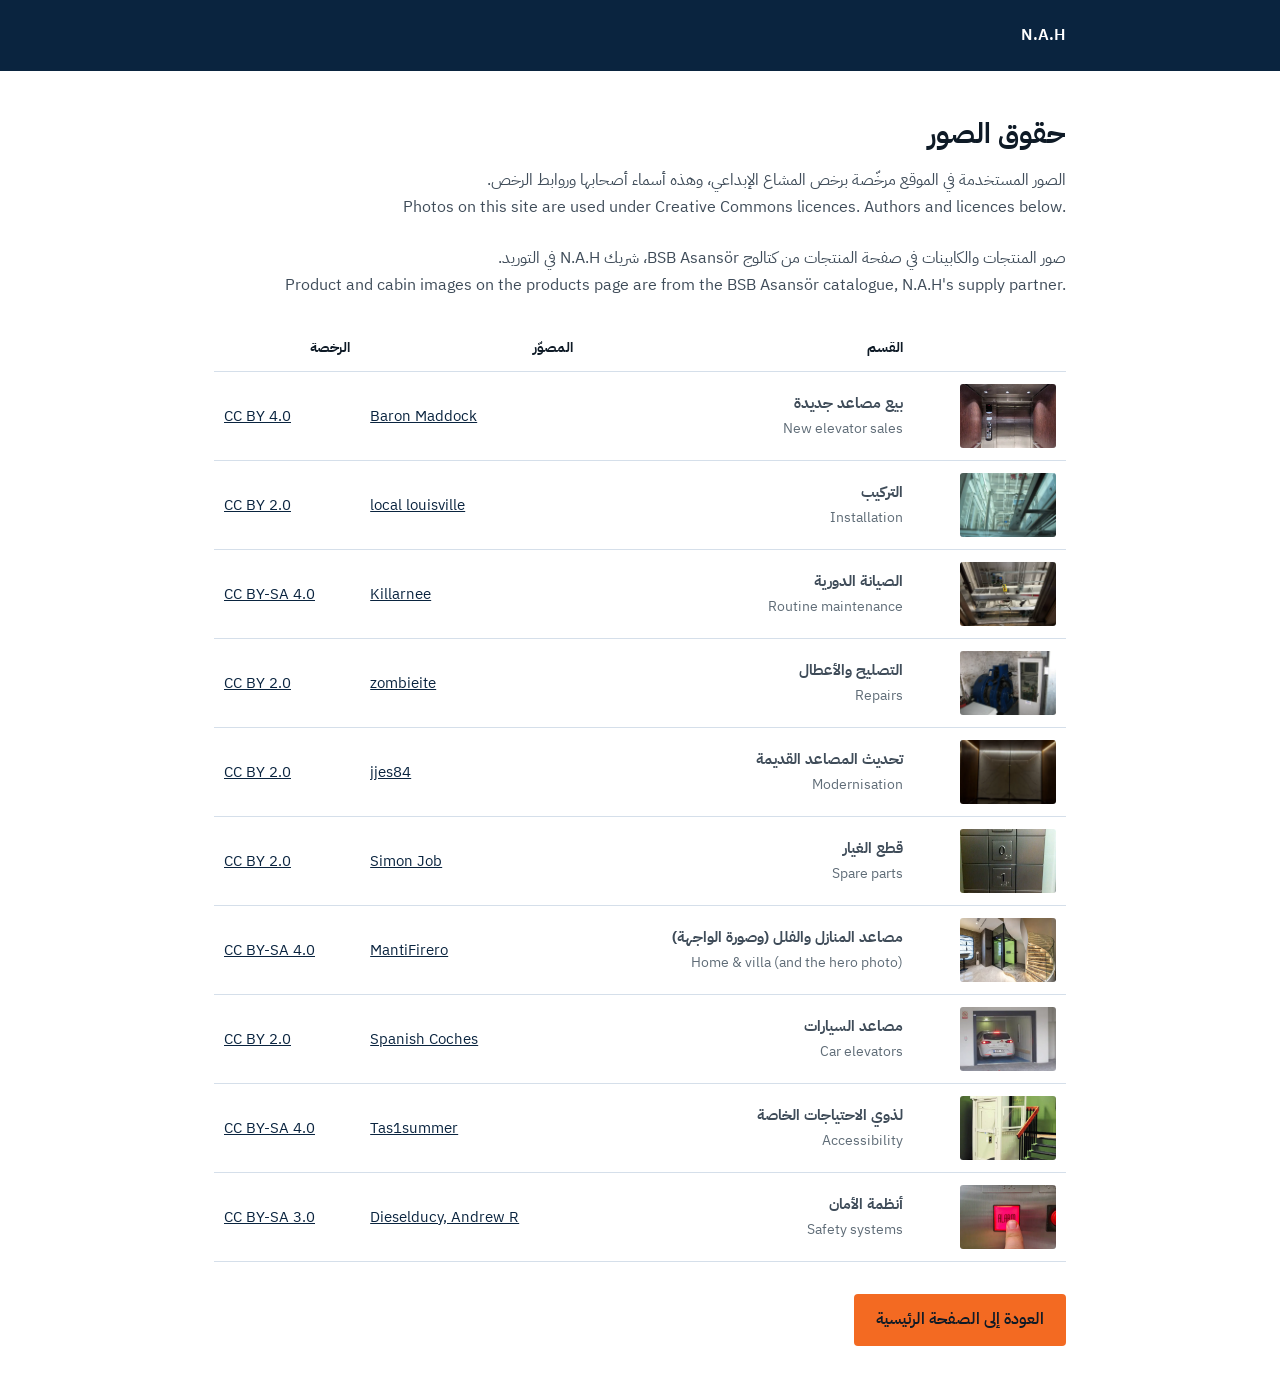
<file: credits.html>
<!doctype html>
<html lang="ar" dir="rtl">
<head>
<meta charset="utf-8" />
<meta name="viewport" content="width=device-width, initial-scale=1" />
<title>حقوق الصور | N.A.H</title>
<meta name="robots" content="noindex" />
<meta name="theme-color" content="#0A243F" />
<link rel="icon" type="image/svg+xml" href="assets/img/favicon.svg" />
<link rel="preconnect" href="https://fonts.googleapis.com" />
<link rel="preconnect" href="https://fonts.gstatic.com" crossorigin />
<link href="https://fonts.googleapis.com/css2?family=IBM+Plex+Sans+Arabic:wght@400;600;700&family=Inter:wght@400;600&display=swap" rel="stylesheet" />
<style>
  :root { --navy: #0A243F; --navy-900: #06182B; --ink: #0E1A26; --body: #3F4C59; --line: #D5DFEA; --accent: #F36A22; }
  * { box-sizing: border-box; }
  body { margin: 0; background: #fff; color: var(--body); font: 16px/1.7 'IBM Plex Sans Arabic', 'Inter', system-ui, sans-serif; }
  header { background: var(--navy); color: #fff; padding: 22px 0; }
  .wrap { max-width: 900px; margin: 0 auto; padding: 0 24px; }
  header a { color: #fff; text-decoration: none; font-weight: 600; }
  h1 { margin: 40px 0 8px; color: var(--ink); font-size: 28px; }
  p { margin: 0 0 24px; }
  .table { overflow-x: auto; }
  table { width: 100%; border-collapse: collapse; font-size: 15px; }
  th, td { padding: 12px 10px; border-bottom: 1px solid var(--line); text-align: start; vertical-align: middle; }
  th { color: var(--ink); font-size: 14px; }
  td img { display: block; width: 96px; height: 64px; object-fit: cover; border-radius: 3px; }
  td span { color: #5F6C77; font-size: 13.5px; }
  a { color: var(--navy); }
  @media (max-width: 520px) {
    th, td { padding: 10px 5px; font-size: 13.5px; }
    td img { width: 56px; height: 40px; }
    td span { display: none; }
  }
  .back { display: inline-block; margin: 32px 0 48px; padding: 12px 22px; background: var(--accent); color: var(--ink); text-decoration: none; font-weight: 600; border-radius: 4px; }
</style>
</head>
<body>
<header><div class="wrap"><a href="./">N.A.H</a></div></header>
<main class="wrap">
  <h1>حقوق الصور</h1>
  <p>الصور المستخدمة في الموقع مرخّصة برخص المشاع الإبداعي، وهذه أسماء أصحابها وروابط الرخص.<br><span lang="en" dir="ltr">Photos on this site are used under Creative Commons licences. Authors and licences below.</span></p>
  <p>صور المنتجات والكابينات في صفحة المنتجات من كتالوج BSB Asansör، شريك N.A.H في التوريد.<br><span lang="en" dir="ltr">Product and cabin images on the products page are from the BSB Asansör catalogue, N.A.H&#39;s supply partner.</span></p>
  <div class="table">
    <table>
      <thead><tr><th></th><th>القسم</th><th>المصوّر</th><th>الرخصة</th></tr></thead>
      <tbody>
      <tr><td><img src="assets/img/svc-sales.webp" alt="" width="96" height="64" loading="lazy" /></td><td><b>بيع مصاعد جديدة</b><br><span lang="en" dir="ltr">New elevator sales</span></td><td dir="ltr"><a href="https://commons.wikimedia.org/w/index.php?curid=114048157" rel="noopener">Baron Maddock</a></td><td dir="ltr"><a href="https://creativecommons.org/licenses/by/4.0/" rel="noopener">CC BY 4.0</a></td></tr>
      <tr><td><img src="assets/img/svc-install.webp" alt="" width="96" height="64" loading="lazy" /></td><td><b>التركيب</b><br><span lang="en" dir="ltr">Installation</span></td><td dir="ltr"><a href="https://www.flickr.com/photos/46409924@N03/4474431601" rel="noopener">local louisville</a></td><td dir="ltr"><a href="https://creativecommons.org/licenses/by/2.0/" rel="noopener">CC BY 2.0</a></td></tr>
      <tr><td><img src="assets/img/svc-maint.webp" alt="" width="96" height="64" loading="lazy" /></td><td><b>الصيانة الدورية</b><br><span lang="en" dir="ltr">Routine maintenance</span></td><td dir="ltr"><a href="https://commons.wikimedia.org/w/index.php?curid=156183227" rel="noopener">Killarnee</a></td><td dir="ltr"><a href="https://creativecommons.org/licenses/by-sa/4.0/" rel="noopener">CC BY-SA 4.0</a></td></tr>
      <tr><td><img src="assets/img/svc-repair.webp" alt="" width="96" height="64" loading="lazy" /></td><td><b>التصليح والأعطال</b><br><span lang="en" dir="ltr">Repairs</span></td><td dir="ltr"><a href="https://www.flickr.com/photos/78593866@N00/3937042847" rel="noopener">zombieite</a></td><td dir="ltr"><a href="https://creativecommons.org/licenses/by/2.0/" rel="noopener">CC BY 2.0</a></td></tr>
      <tr><td><img src="assets/img/svc-modern.webp" alt="" width="96" height="64" loading="lazy" /></td><td><b>تحديث المصاعد القديمة</b><br><span lang="en" dir="ltr">Modernisation</span></td><td dir="ltr"><a href="https://www.flickr.com/photos/37779177@N03/54434001021" rel="noopener">jjes84</a></td><td dir="ltr"><a href="https://creativecommons.org/licenses/by/2.0/" rel="noopener">CC BY 2.0</a></td></tr>
      <tr><td><img src="assets/img/svc-parts.webp" alt="" width="96" height="64" loading="lazy" /></td><td><b>قطع الغيار</b><br><span lang="en" dir="ltr">Spare parts</span></td><td dir="ltr"><a href="https://www.flickr.com/photos/56804078@N00/6636779789" rel="noopener">Simon Job</a></td><td dir="ltr"><a href="https://creativecommons.org/licenses/by/2.0/" rel="noopener">CC BY 2.0</a></td></tr>
      
      <tr><td><img src="assets/img/type-home.webp" alt="" width="96" height="64" loading="lazy" /></td><td><b>مصاعد المنازل والفلل (وصورة الواجهة)</b><br><span lang="en" dir="ltr">Home & villa (and the hero photo)</span></td><td dir="ltr"><a href="https://commons.wikimedia.org/w/index.php?curid=164192412" rel="noopener">MantiFirero</a></td><td dir="ltr"><a href="https://creativecommons.org/licenses/by-sa/4.0/" rel="noopener">CC BY-SA 4.0</a></td></tr>
      
      <tr><td><img src="assets/img/type-car.webp" alt="" width="96" height="64" loading="lazy" /></td><td><b>مصاعد السيارات</b><br><span lang="en" dir="ltr">Car elevators</span></td><td dir="ltr"><a href="https://commons.wikimedia.org/w/index.php?curid=38116891" rel="noopener">Spanish Coches</a></td><td dir="ltr"><a href="https://creativecommons.org/licenses/by/2.0/" rel="noopener">CC BY 2.0</a></td></tr>
      
      
      <tr><td><img src="assets/img/type-access.webp" alt="" width="96" height="64" loading="lazy" /></td><td><b>لذوي الاحتياجات الخاصة</b><br><span lang="en" dir="ltr">Accessibility</span></td><td dir="ltr"><a href="https://commons.wikimedia.org/w/index.php?curid=92092884" rel="noopener">Tas1summer</a></td><td dir="ltr"><a href="https://creativecommons.org/licenses/by-sa/4.0/" rel="noopener">CC BY-SA 4.0</a></td></tr>
      <tr><td><img src="assets/img/type-safety.webp" alt="" width="96" height="64" loading="lazy" /></td><td><b>أنظمة الأمان</b><br><span lang="en" dir="ltr">Safety systems</span></td><td dir="ltr"><a href="https://commons.wikimedia.org/w/index.php?curid=26535220" rel="noopener">Dieselducy, Andrew R</a></td><td dir="ltr"><a href="https://creativecommons.org/licenses/by-sa/3.0/" rel="noopener">CC BY-SA 3.0</a></td></tr>
      </tbody>
    </table>
  </div>
  <a class="back" href="./">العودة إلى الصفحة الرئيسية</a>
</main>
</body>
</html>
</file>
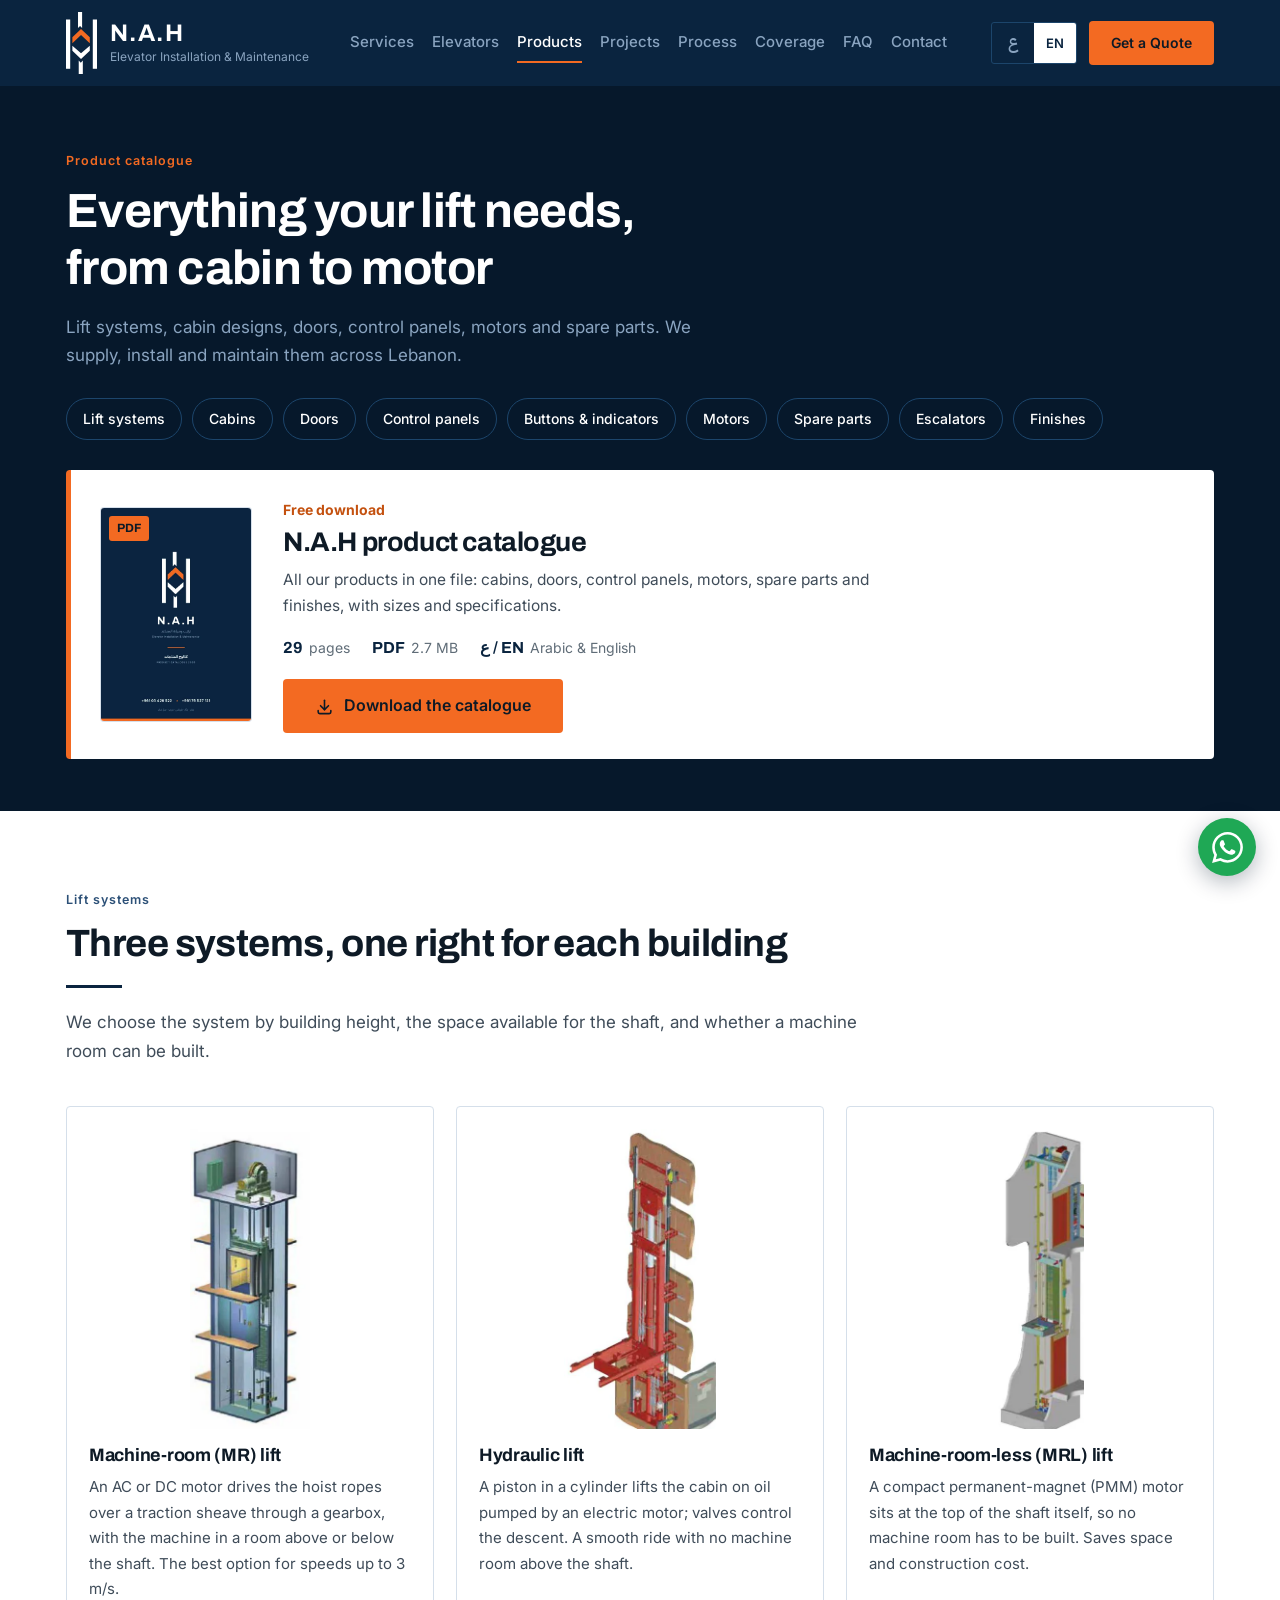
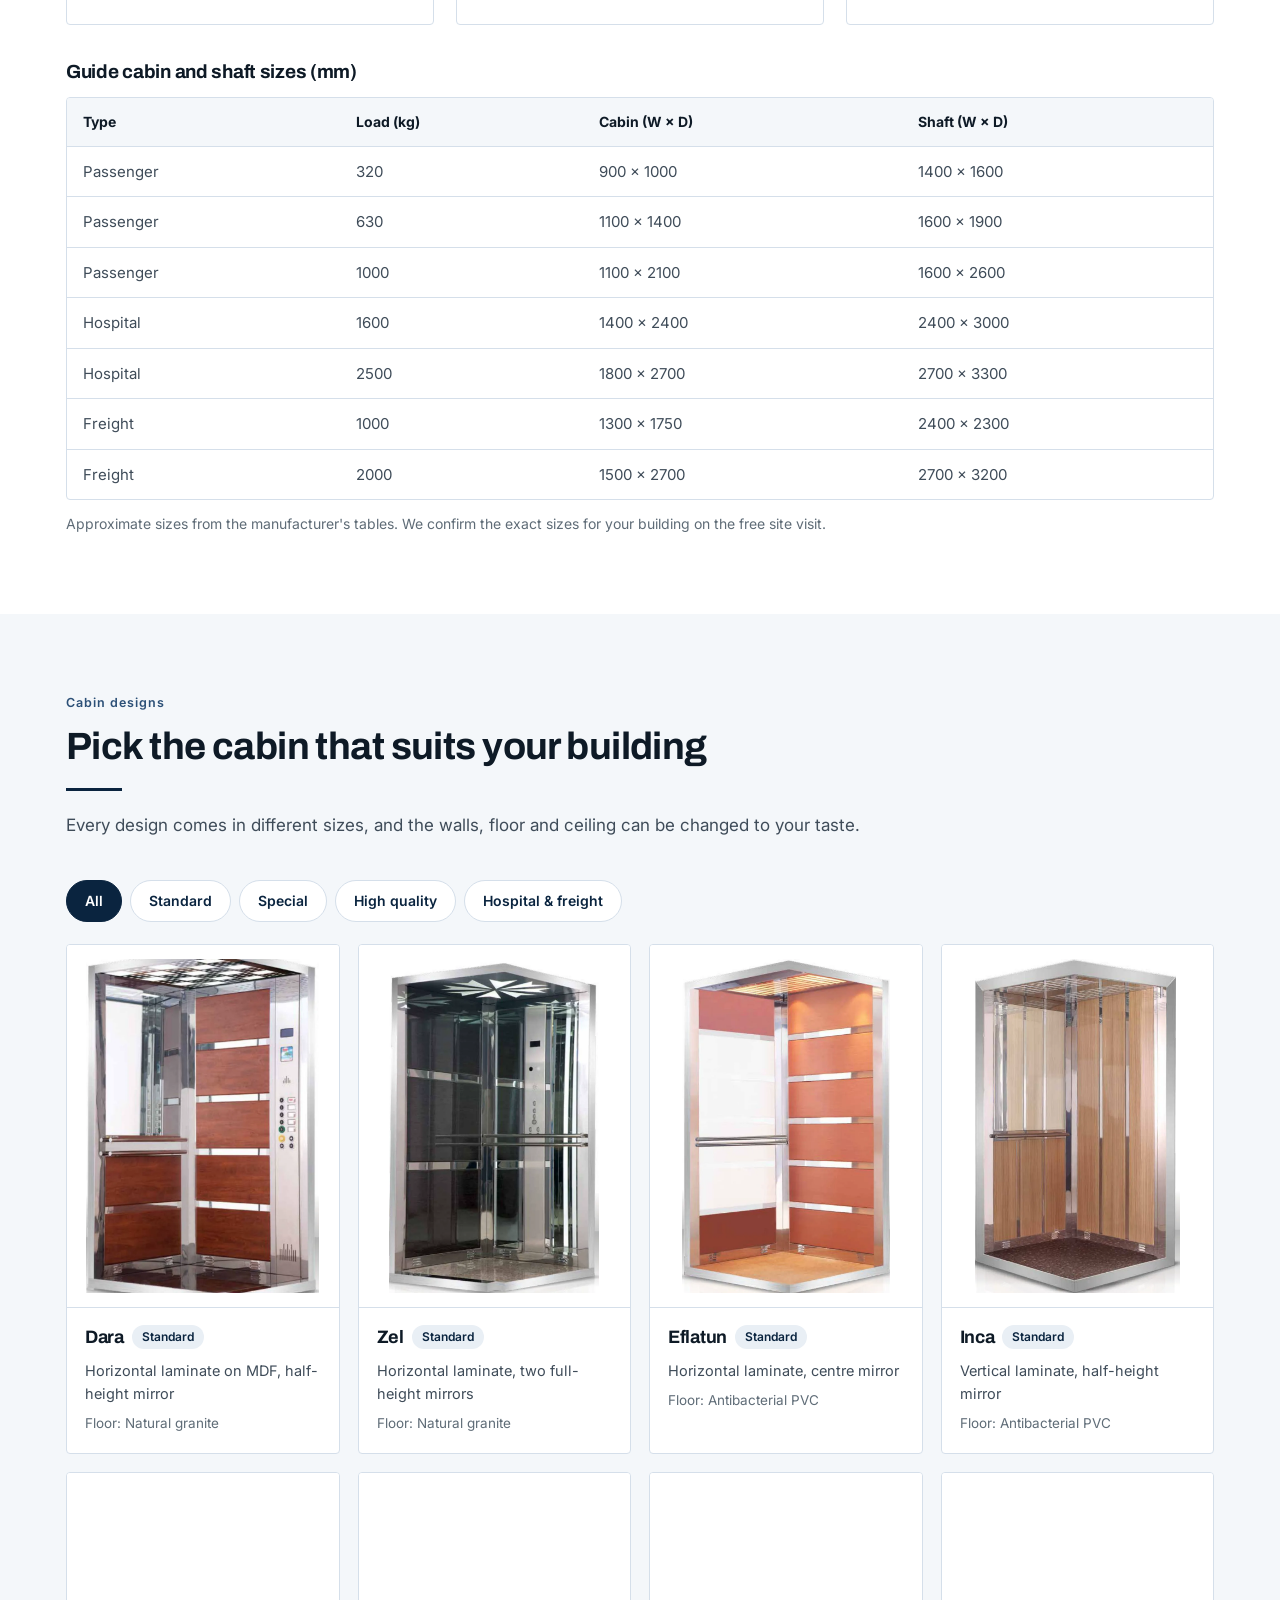
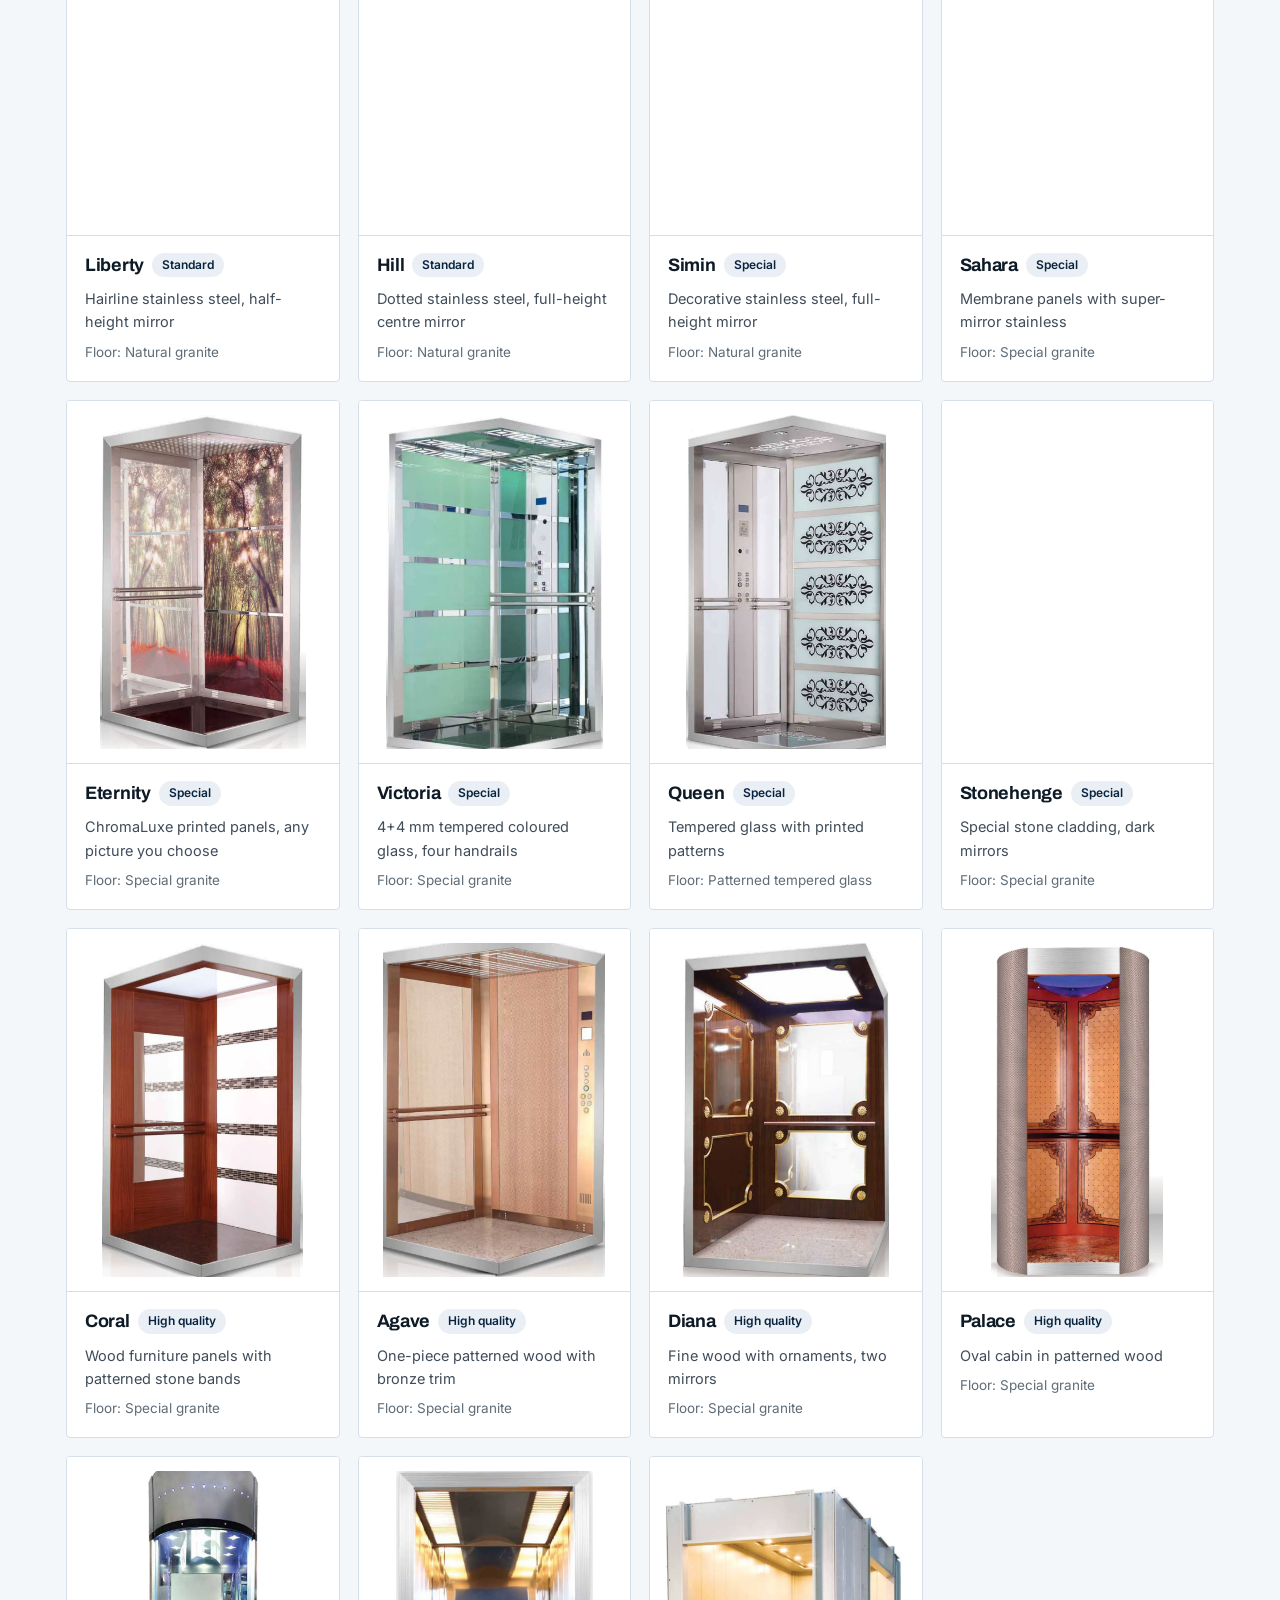
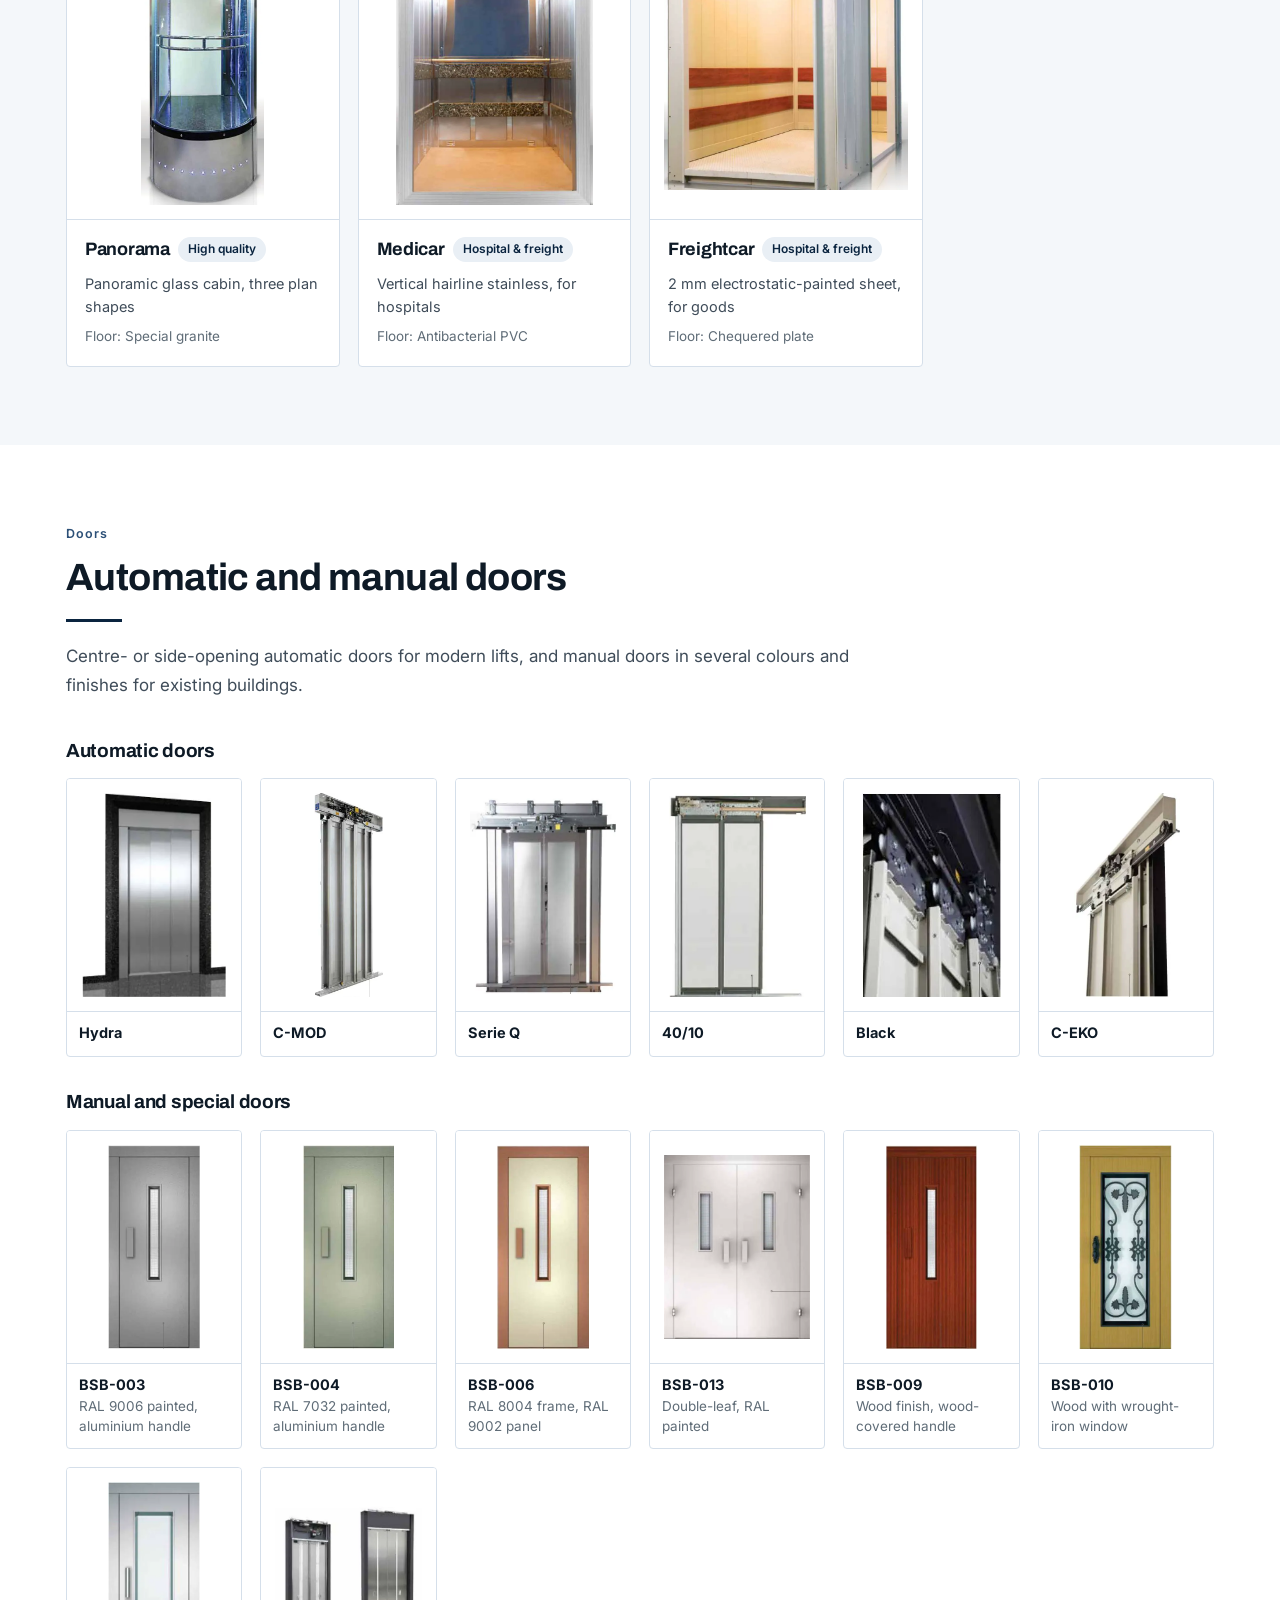
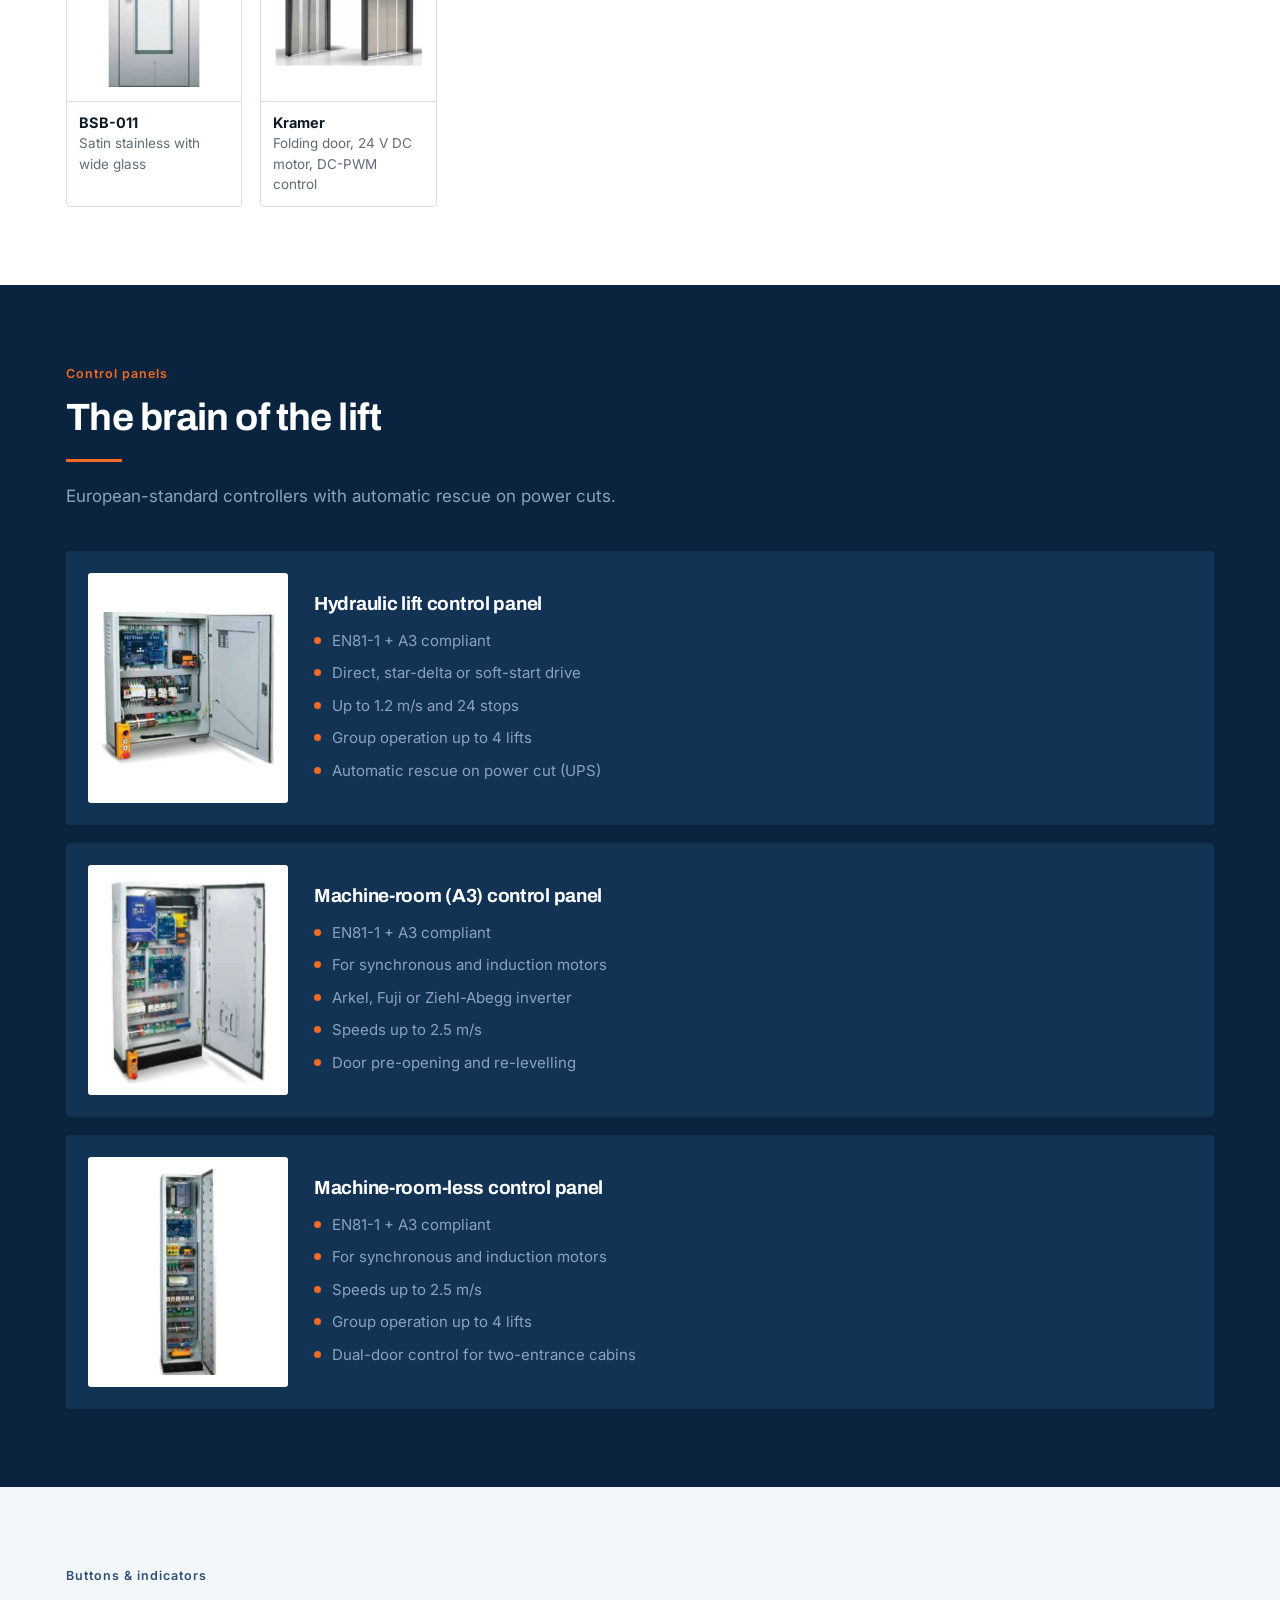
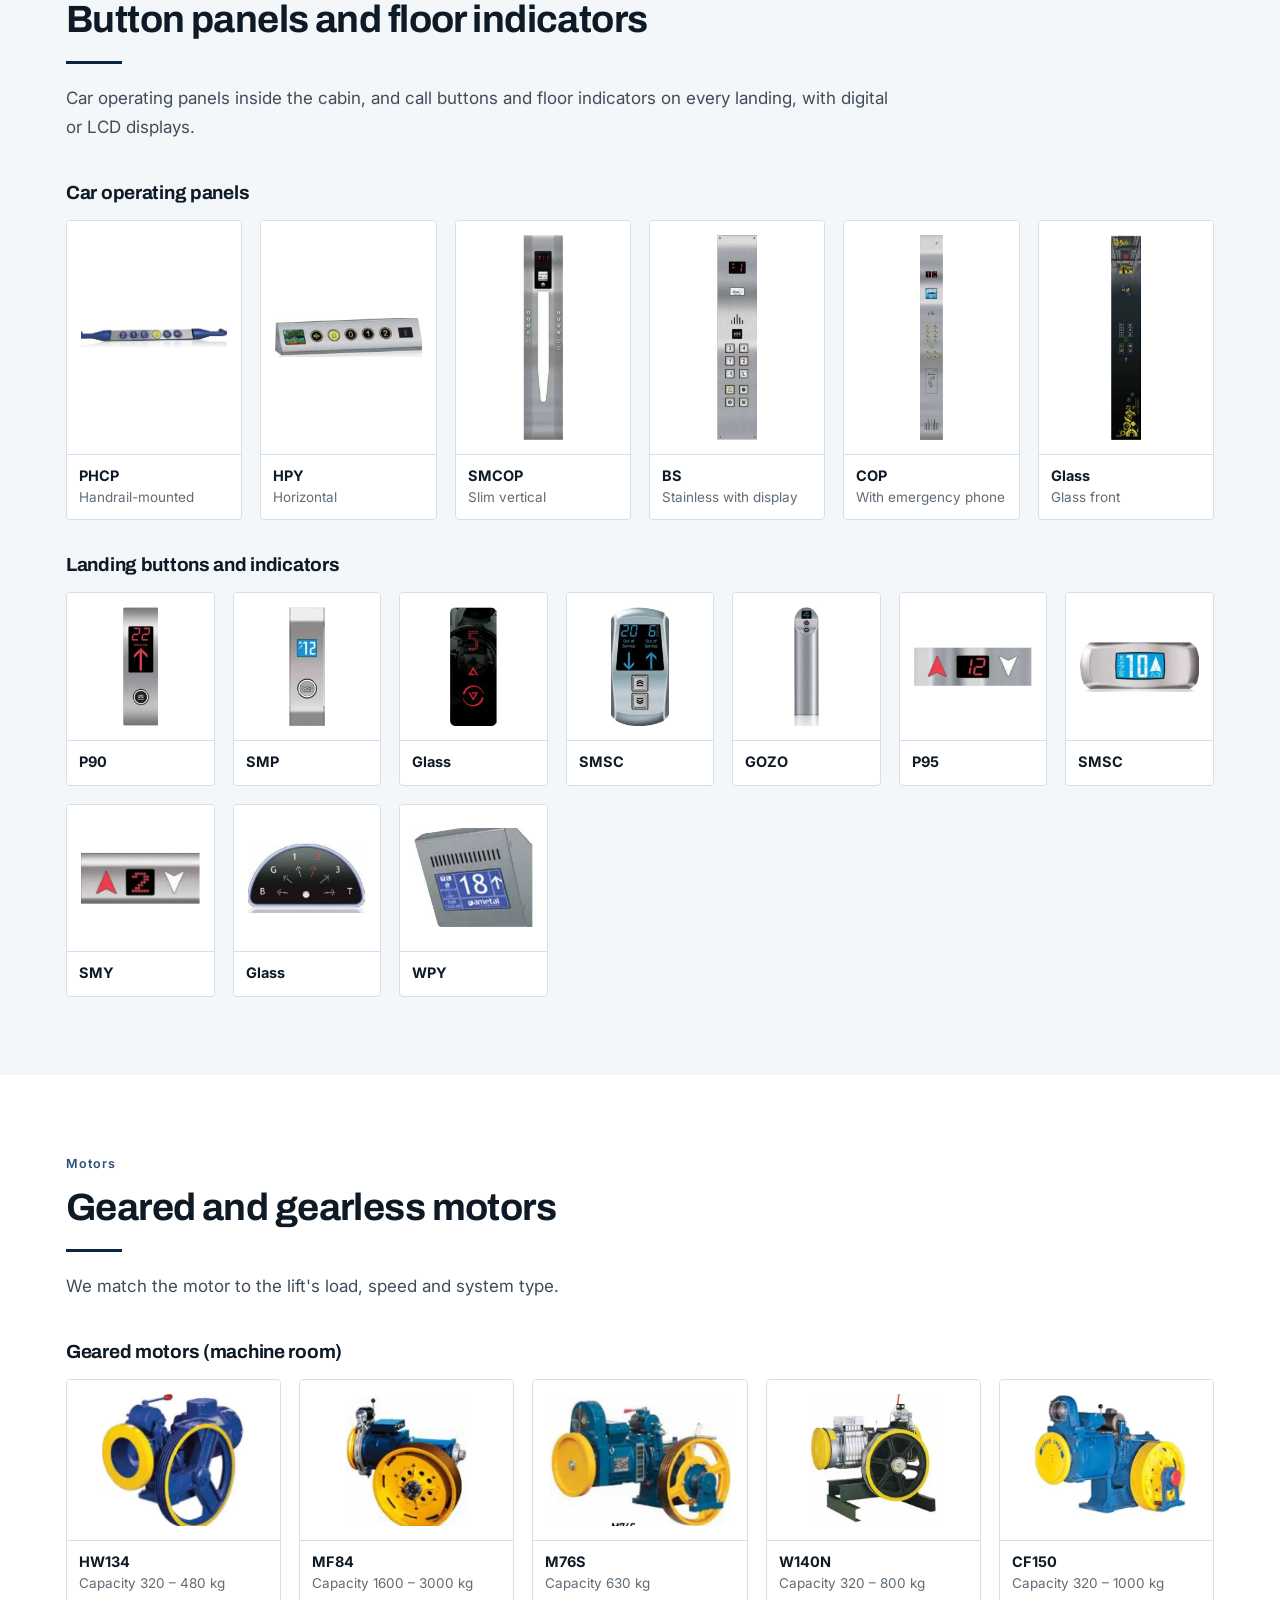
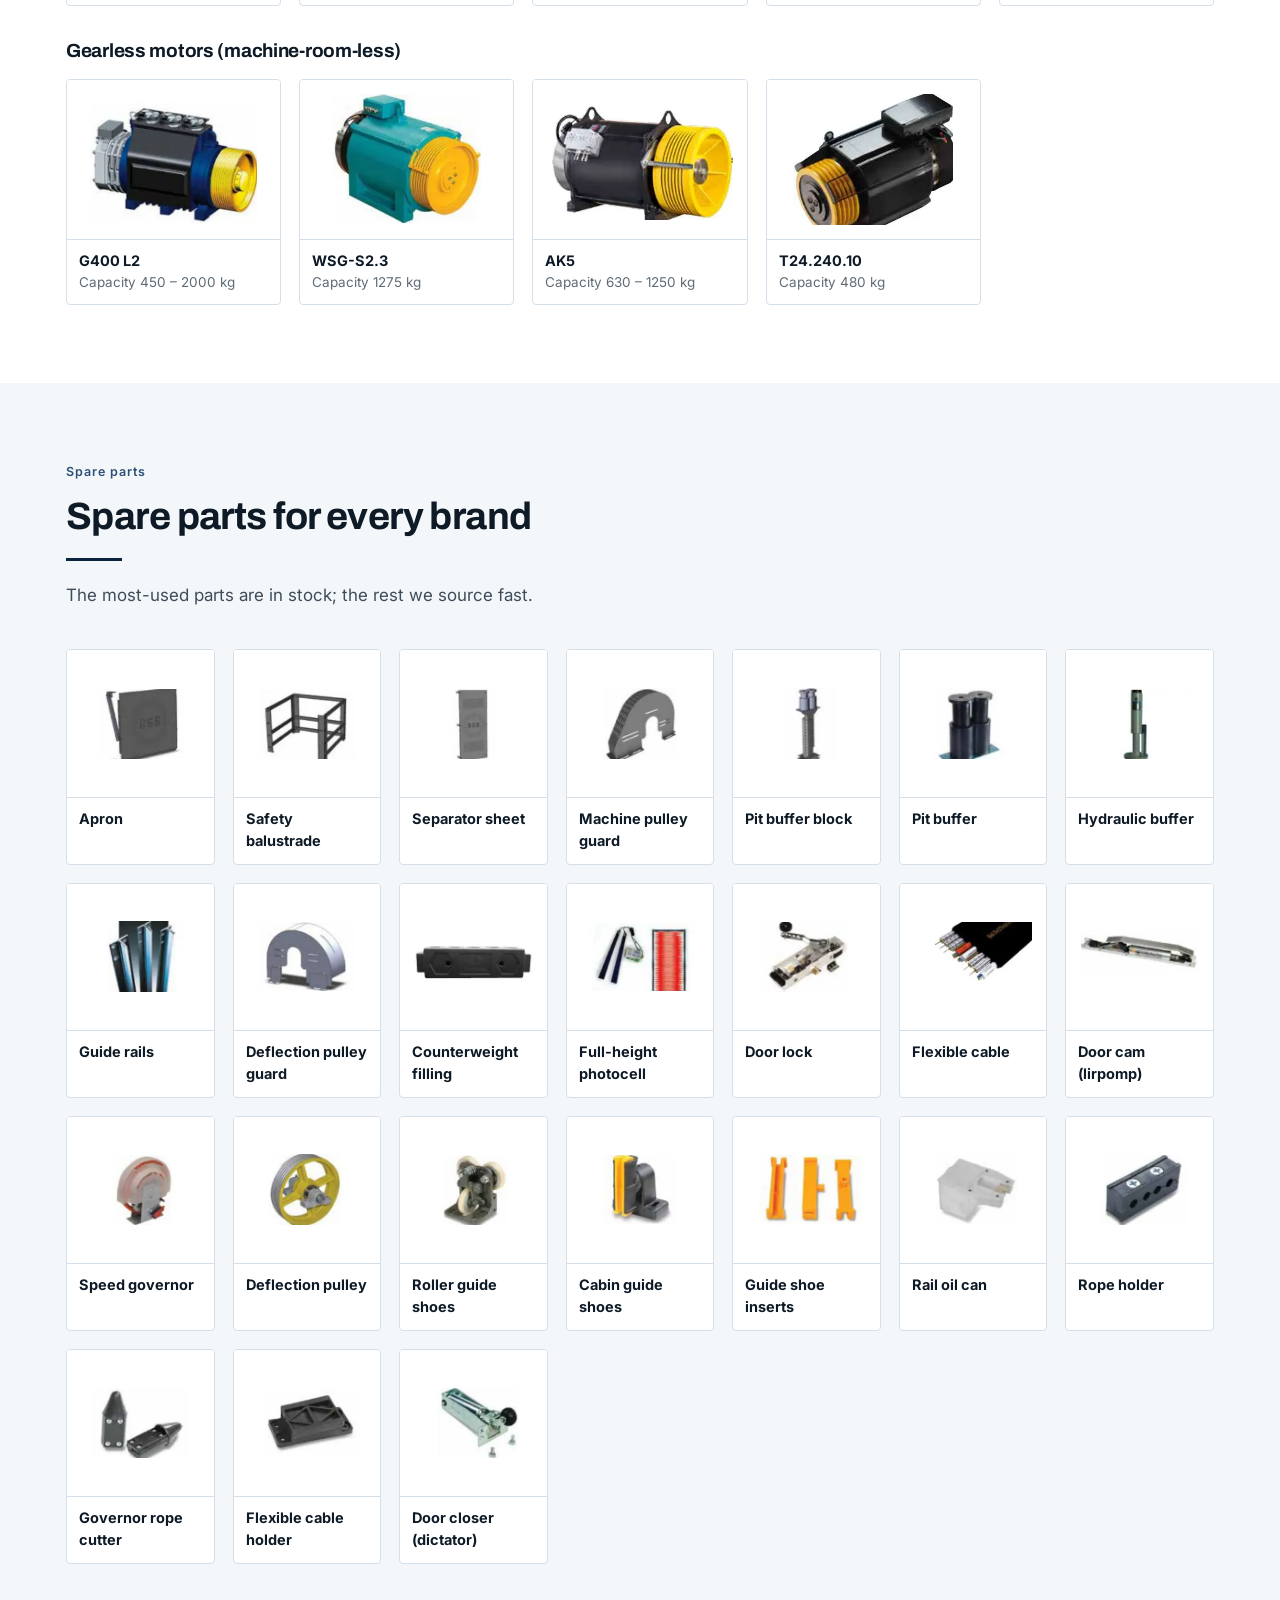
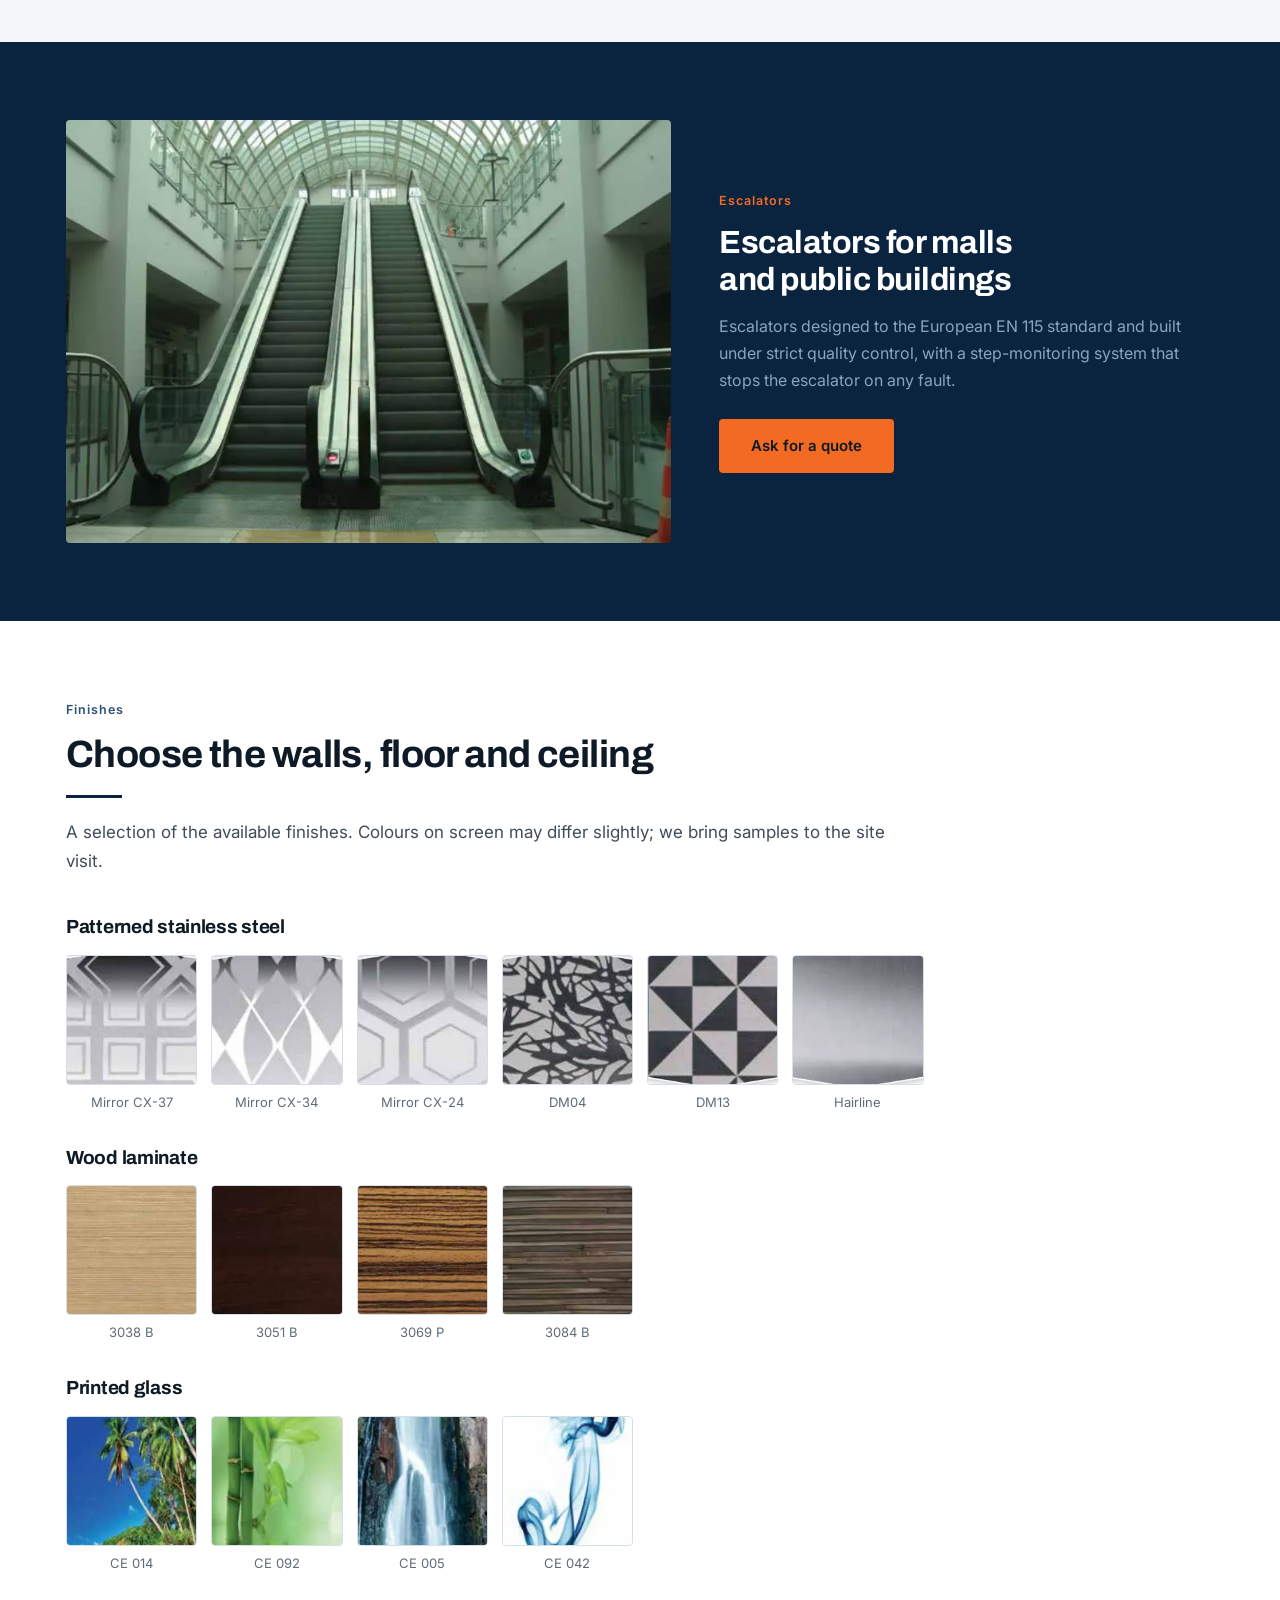
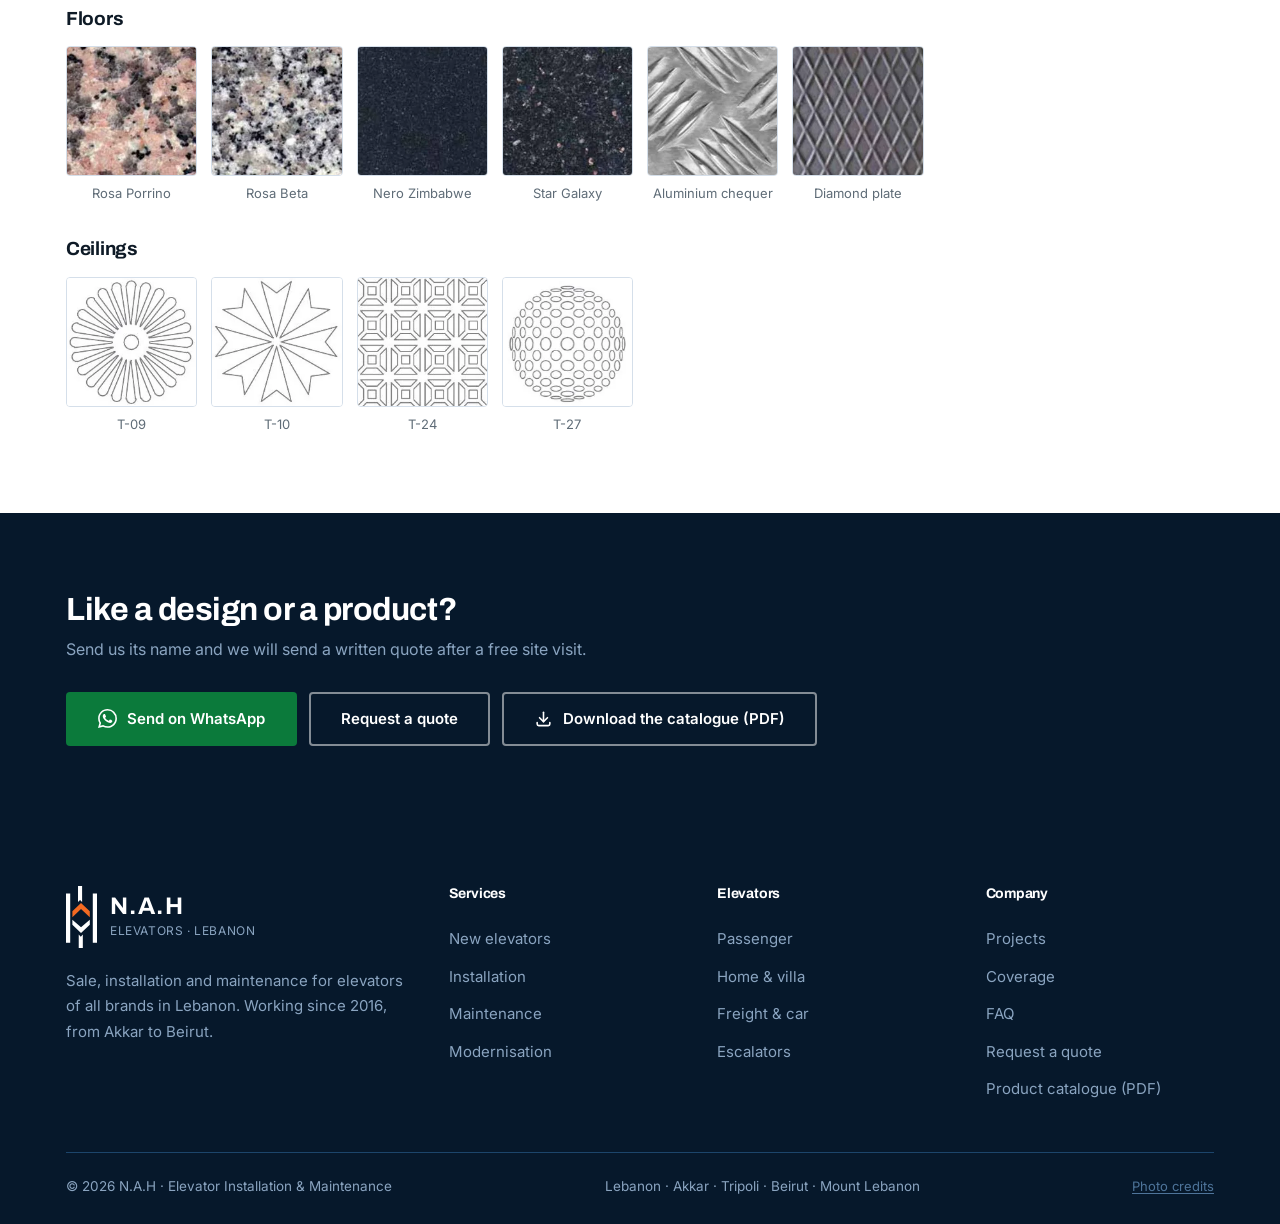
<file: products.html>
<!DOCTYPE html>
<html lang="ar" dir="rtl">
<head>
<meta charset="UTF-8" />
<meta name="viewport" content="width=device-width, initial-scale=1.0" />
<title>المنتجات | N.A.H مصاعد لبنان</title>
<meta name="description" content="كتالوج منتجات N.A.H: أنظمة المصاعد، تصاميم الكابينات، الأبواب، لوحات التحكّم، المحرّكات وقطع الغيار في لبنان." />
<meta name="theme-color" content="#0A243F" />

<meta property="og:title" content="منتجات N.A.H | مصاعد، كابينات وقطع غيار" />
<meta property="og:description" content="بيع وتركيب وصيانة المصاعد لجميع الماركات في لبنان. معاينة مجانية وعرض سعر مكتوب." />
<link rel="canonical" href="https://ahmad592002.github.io/NAH/products.html" />
<meta property="og:url" content="https://ahmad592002.github.io/NAH/products.html" />
<meta property="og:image" content="https://ahmad592002.github.io/NAH/assets/img/og-image.jpg" />
<meta property="og:image:width" content="1200" />
<meta property="og:image:height" content="630" />
<meta property="og:type" content="website" />
<meta property="og:locale" content="ar_LB" />
<meta property="og:locale:alternate" content="en_US" />
<meta property="og:site_name" content="N.A.H" />
<meta name="twitter:card" content="summary_large_image" />

<link rel="icon" type="image/svg+xml" href="assets/img/favicon.svg" />
<!-- iOS ignores SVG for the home-screen icon, so this one is a real PNG -->
<link rel="apple-touch-icon" sizes="180x180" href="assets/img/apple-touch-icon.png" />

<link rel="preconnect" href="https://fonts.googleapis.com" />
<link rel="preconnect" href="https://fonts.gstatic.com" crossorigin />
<link href="https://fonts.googleapis.com/css2?family=Archivo:wght@500;600;700&family=IBM+Plex+Sans+Arabic:wght@400;500;600;700&family=Inter:wght@400;500;600&display=swap" rel="stylesheet" />

<!-- Leaflet — real map tiles with no API key and no billing account.
     CARTO's dark basemap is used so the map sits inside the navy panel
     instead of fighting it. Both are free for a site this size. -->
<link rel="stylesheet" href="assets/css/styles.css?v=26" />

<!-- Structured data. Every value below comes from the client's own
     questionnaire — nothing is invented. Add "sameAs" (social pages)
     and "address" once the domain and social accounts exist. -->
<!-- FAQ markup mirrors the visible FAQ section verbatim. -->
</head>
<body>
<a class="skip" href="#main" data-en="Skip to content" data-ar="الانتقال إلى المحتوى">الانتقال إلى المحتوى</a>
<header class="nav" id="nav">
  <div class="wrap nav__in">
    <a class="brand" href="index.html">
      <!-- Mark traced from the supplied logo artwork. Native ratio 258:515 —
           it must not be forced into a square. Navy parts use currentColor. -->
      <svg class="brand__mark" viewBox="0 0 258 515" role="img" aria-label="N.A.H">
        <g fill="currentColor">
          <rect x="0" y="62" width="35" height="410"/>
          <rect x="223" y="62" width="35" height="410"/>
          <path d="M100 0 L134 0 L134 132 L117 115 L100 132 Z"/>
          <path d="M106 404 L123 422 L140 404 L140 515 L106 515 Z"/>
          <path d="M125 391 L53 321 L53 280 L125 343 L198 280 L198 321 Z"/>
        </g>
        <path fill="#F36A22" d="M125 142 L53 209 L53 259 L125 191 L198 259 L198 209 Z"/>
      </svg>
      <span class="brand__txt">
        <b>N.A.H</b>
        <span data-en="Elevator Installation &amp; Maintenance" data-ar="تركيب وصيانة المصاعد">تركيب وصيانة المصاعد</span>
      </span>
    </a>


    <nav class="navlinks" id="navlinks">
      <a href="index.html#services" data-en="Services"  data-ar="الخدمات">الخدمات</a>
      <a href="index.html#types"    data-en="Elevators" data-ar="المصاعد">المصاعد</a>
      <a href="products.html" class="is-active" aria-current="page" data-en="Products" data-ar="المنتجات">المنتجات</a>
      <a href="index.html#projects" data-en="Projects"  data-ar="مشاريعنا">مشاريعنا</a>
      <a href="index.html#process"  data-en="Process"   data-ar="مراحل العمل">مراحل العمل</a>
      <a href="index.html#coverage" data-en="Coverage"  data-ar="مناطق العمل">مناطق العمل</a>
      <a href="index.html#faq"      data-en="FAQ"       data-ar="أسئلة شائعة">أسئلة شائعة</a>
      <a href="index.html#contact"  data-en="Contact"   data-ar="تواصل معنا">تواصل معنا</a>
    </nav>

    <div class="navcta">
      <div class="langtog" role="group" aria-label="Language">
        <button type="button" data-lang="ar" aria-pressed="true">ع</button>
        <button type="button" data-lang="en" aria-pressed="false">EN</button>
      </div>
      <a class="btn btn-solid" style="min-height:44px;padding:0 20px;font-size:14px" href="index.html#quote"
         data-en="Get a Quote" data-ar="اطلب عرض سعر">اطلب عرض سعر</a>
      <button class="burger" id="burger" type="button" aria-label="Menu" aria-expanded="false">
        <span></span><span></span><span></span>
      </button>
    </div>
  </div>
</header>

<main id="main">

<section class="pr-hero on-deep" id="top">
  <div class="wrap">
    <span class="kicker" data-en="Product catalogue" data-ar="كتالوج المنتجات">كتالوج المنتجات</span>
    <h1 data-en="Everything your lift needs, from cabin to motor" data-ar="كل ما يحتاجه مصعدك، من الكابينة حتى المحرّك">كل ما يحتاجه مصعدك، من الكابينة حتى المحرّك</h1>
    <p class="pr-hero__sub" data-en="Lift systems, cabin designs, doors, control panels, motors and spare parts. We supply, install and maintain them across Lebanon." data-ar="أنظمة المصاعد، تصاميم الكابينات، الأبواب، لوحات التحكّم، المحرّكات وقطع الغيار. نورّدها ونركّبها ونصونها في كل لبنان.">أنظمة المصاعد، تصاميم الكابينات، الأبواب، لوحات التحكّم، المحرّكات وقطع الغيار. نورّدها ونركّبها ونصونها في كل لبنان.</p>
    <nav class="pr-jump" aria-label="Sections">
      <a href="#systems" data-en="Lift systems" data-ar="أنظمة المصاعد">أنظمة المصاعد</a>
      <a href="#cabins" data-en="Cabins" data-ar="الكابينات">الكابينات</a>
      <a href="#doors" data-en="Doors" data-ar="الأبواب">الأبواب</a>
      <a href="#controls" data-en="Control panels" data-ar="لوحات التحكّم">لوحات التحكّم</a>
      <a href="#buttons" data-en="Buttons &amp; indicators" data-ar="الأزرار والمؤشّرات">الأزرار والمؤشّرات</a>
      <a href="#motors" data-en="Motors" data-ar="المحرّكات">المحرّكات</a>
      <a href="#parts" data-en="Spare parts" data-ar="قطع الغيار">قطع الغيار</a>
      <a href="#escalators" data-en="Escalators" data-ar="السلالم الكهربائية">السلالم الكهربائية</a>
      <a href="#finishes" data-en="Finishes" data-ar="التشطيبات">التشطيبات</a>
    </nav>
  </div>
  <div class="wrap">
    <div class="catcard catcard--hero">
      <a class="catcard__cover" href="assets/docs/NAH-Catalogue.pdf?v=2" download="NAH-Catalogue.pdf" type="application/pdf" tabindex="-1" aria-hidden="true"><img src="assets/img/catalogue-cover.webp" width="496" height="702" loading="lazy" decoding="async" alt=""><span>PDF</span></a>
      <div class="catcard__txt">
        <span class="catcard__kick" data-en="Free download" data-ar="تحميل مجاني">تحميل مجاني</span>
        <h3 data-en="N.A.H product catalogue" data-ar="كتالوج منتجات N.A.H">كتالوج منتجات N.A.H</h3>
        <p data-en="All our products in one file: cabins, doors, control panels, motors, spare parts and finishes, with sizes and specifications."
           data-ar="كل منتجاتنا في ملف واحد: الكابينات، الأبواب، لوحات التحكّم، المحرّكات، قطع الغيار والتشطيبات، مع المقاسات والمواصفات.">كل منتجاتنا في ملف واحد: الكابينات، الأبواب، لوحات التحكّم، المحرّكات، قطع الغيار والتشطيبات، مع المقاسات والمواصفات.</p>
        <ul class="catcard__meta">
          <li><b dir="ltr">29</b><span data-en="pages" data-ar="صفحة">صفحة</span></li>
          <li><b>PDF</b><span dir="ltr">2.7 MB</span></li>
          <li><b>ع / EN</b><span data-en="Arabic &amp; English" data-ar="عربي وإنكليزي">عربي وإنكليزي</span></li>
        </ul>
        <a class="btn btn-solid catcard__btn" href="assets/docs/NAH-Catalogue.pdf?v=2" download="NAH-Catalogue.pdf" type="application/pdf"><svg viewBox="0 0 24 24" fill="none" stroke="currentColor" stroke-width="2" stroke-linecap="round" stroke-linejoin="round" aria-hidden="true"><path d="M4 17v2a2 2 0 0 0 2 2h12a2 2 0 0 0 2 -2v-2"/><path d="M7 11l5 5l5 -5"/><path d="M12 4l0 12"/></svg><span data-en="Download the catalogue" data-ar="حمّل الكتالوج">حمّل الكتالوج</span></a>
      </div>
    </div>
  </div>
</section>

<section id="systems">
  <div class="wrap">
    <div class="sec-head rev">
      <span class="kicker" data-en="Lift systems" data-ar="أنظمة المصاعد">أنظمة المصاعد</span>
      <h2 data-en="Three systems, one right for each building" data-ar="ثلاثة أنظمة، ولكل مبنى ما يناسبه">ثلاثة أنظمة، ولكل مبنى ما يناسبه</h2>
      <div class="rule"></div>
      <p class="lede" data-en="We choose the system by building height, the space available for the shaft, and whether a machine room can be built." data-ar="نختار النظام حسب ارتفاع المبنى، والمساحة المتوفّرة للبئر، وهل يمكن بناء غرفة ماكينة.">نختار النظام حسب ارتفاع المبنى، والمساحة المتوفّرة للبئر، وهل يمكن بناء غرفة ماكينة.</p>
    </div>
    <div class="pr-sys rev">
      <article class="pr-sys__item">
        <div class="pr-sys__img"><img src="assets/img/cat/sys-mr.webp" width="247" height="615" loading="lazy" decoding="async" alt="مخطّط مصعد بغرفة ماكينة" data-ar-alt="مخطّط مصعد بغرفة ماكينة" data-en-alt="Machine-room (MR) lift diagram" /></div>
        <h3 data-en="Machine-room (MR) lift" data-ar="مصعد بغرفة ماكينة">مصعد بغرفة ماكينة</h3>
        <p data-en="An AC or DC motor drives the hoist ropes over a traction sheave through a gearbox, with the machine in a room above or below the shaft. The best option for speeds up to 3 m/s." data-ar="محرّك كهربائي مع علبة تروس يحرّك الحبال فوق بكرة الجرّ، والماكينة في غرفة فوق البئر أو تحته. الخيار الأمثل للسرعات حتى 3 م/ث.">محرّك كهربائي مع علبة تروس يحرّك الحبال فوق بكرة الجرّ، والماكينة في غرفة فوق البئر أو تحته. الخيار الأمثل للسرعات حتى 3 م/ث.</p>
      </article>
      <article class="pr-sys__item">
        <div class="pr-sys__img"><img src="assets/img/cat/sys-hyd.webp" width="315" height="622" loading="lazy" decoding="async" alt="مخطّط مصعد هيدروليكي" data-ar-alt="مخطّط مصعد هيدروليكي" data-en-alt="Hydraulic lift diagram" /></div>
        <h3 data-en="Hydraulic lift" data-ar="مصعد هيدروليكي">مصعد هيدروليكي</h3>
        <p data-en="A piston in a cylinder lifts the cabin on oil pumped by an electric motor; valves control the descent. A smooth ride with no machine room above the shaft." data-ar="مكبس داخل أسطوانة يرفع الكابينة بزيت تضخّه مضخة كهربائية، وصمامات تتحكّم بالنزول. حركة ناعمة ولا يحتاج غرفة ماكينة فوق البئر.">مكبس داخل أسطوانة يرفع الكابينة بزيت تضخّه مضخة كهربائية، وصمامات تتحكّم بالنزول. حركة ناعمة ولا يحتاج غرفة ماكينة فوق البئر.</p>
      </article>
      <article class="pr-sys__item">
        <div class="pr-sys__img"><img src="assets/img/cat/sys-mrl.webp" width="225" height="622" loading="lazy" decoding="async" alt="مخطّط مصعد بدون غرفة ماكينة" data-ar-alt="مخطّط مصعد بدون غرفة ماكينة" data-en-alt="Machine-room-less (MRL) lift diagram" /></div>
        <h3 data-en="Machine-room-less (MRL) lift" data-ar="مصعد بدون غرفة ماكينة">مصعد بدون غرفة ماكينة</h3>
        <p data-en="A compact permanent-magnet (PMM) motor sits at the top of the shaft itself, so no machine room has to be built. Saves space and construction cost." data-ar="محرّك مغناطيسي دائم (PMM) صغير الحجم يُركَّب في أعلى البئر نفسه، فلا حاجة لبناء غرفة ماكينة. يوفّر المساحة وكلفة البناء.">محرّك مغناطيسي دائم (PMM) صغير الحجم يُركَّب في أعلى البئر نفسه، فلا حاجة لبناء غرفة ماكينة. يوفّر المساحة وكلفة البناء.</p>
      </article>
    </div>
    <div class="pr-sizes rev">
      <h3 data-en="Guide cabin and shaft sizes (mm)" data-ar="مقاسات إرشادية للكابينة والبئر (مم)">مقاسات إرشادية للكابينة والبئر (مم)</h3>
      <div class="pr-table"><table>
        <thead><tr><th data-en="Type" data-ar="النوع">النوع</th><th data-en="Load (kg)" data-ar="الحمولة (كغ)">الحمولة (كغ)</th><th data-en="Cabin (W × D)" data-ar="الكابينة (عرض × عمق)">الكابينة (عرض × عمق)</th><th data-en="Shaft (W × D)" data-ar="البئر (عرض × عمق)">البئر (عرض × عمق)</th></tr></thead>
        <tbody><tr><td data-en="Passenger" data-ar="ركاب">ركاب</td><td>320</td><td dir="ltr">900 × 1000</td><td dir="ltr">1400 × 1600</td></tr><tr><td data-en="Passenger" data-ar="ركاب">ركاب</td><td>630</td><td dir="ltr">1100 × 1400</td><td dir="ltr">1600 × 1900</td></tr><tr><td data-en="Passenger" data-ar="ركاب">ركاب</td><td>1000</td><td dir="ltr">1100 × 2100</td><td dir="ltr">1600 × 2600</td></tr><tr><td data-en="Hospital" data-ar="مستشفى">مستشفى</td><td>1600</td><td dir="ltr">1400 × 2400</td><td dir="ltr">2400 × 3000</td></tr><tr><td data-en="Hospital" data-ar="مستشفى">مستشفى</td><td>2500</td><td dir="ltr">1800 × 2700</td><td dir="ltr">2700 × 3300</td></tr><tr><td data-en="Freight" data-ar="شحن">شحن</td><td>1000</td><td dir="ltr">1300 × 1750</td><td dir="ltr">2400 × 2300</td></tr><tr><td data-en="Freight" data-ar="شحن">شحن</td><td>2000</td><td dir="ltr">1500 × 2700</td><td dir="ltr">2700 × 3200</td></tr></tbody>
      </table></div>
      <p class="pr-note" data-en="Approximate sizes from the manufacturer's tables. We confirm the exact sizes for your building on the free site visit." data-ar="مقاسات تقريبية من جداول الشركة المصنّعة. نؤكّد المقاسات الدقيقة لمبناك خلال المعاينة المجانية.">مقاسات تقريبية من جداول الشركة المصنّعة. نؤكّد المقاسات الدقيقة لمبناك خلال المعاينة المجانية.</p>
    </div>
  </div>
</section>

<section id="cabins" class="on-ice">
  <div class="wrap">
    <div class="sec-head rev">
      <span class="kicker" data-en="Cabin designs" data-ar="تصاميم الكابينات">تصاميم الكابينات</span>
      <h2 data-en="Pick the cabin that suits your building" data-ar="اختر شكل الكابينة الذي يليق بمبناك">اختر شكل الكابينة الذي يليق بمبناك</h2>
      <div class="rule"></div>
      <p class="lede" data-en="Every design comes in different sizes, and the walls, floor and ceiling can be changed to your taste." data-ar="كل تصميم متوفّر بقياسات مختلفة، ويمكن تغيير التكسية والأرضية والسقف حسب ذوقك.">كل تصميم متوفّر بقياسات مختلفة، ويمكن تغيير التكسية والأرضية والسقف حسب ذوقك.</p>
    </div>
    <div class="pr-filter rev" role="group" aria-label="Cabin range">
      <button type="button" class="is-on" data-f="all" data-en="All" data-ar="الكل">الكل</button>
      <button type="button" data-f="std" data-en="Standard" data-ar="قياسية">قياسية</button>
      <button type="button" data-f="spc" data-en="Special" data-ar="خاصة">خاصة</button>
      <button type="button" data-f="lux" data-en="High quality" data-ar="فاخرة">فاخرة</button>
      <button type="button" data-f="heavy" data-en="Hospital &amp; freight" data-ar="مستشفيات وشحن">مستشفيات وشحن</button>
    </div>
    <div class="pr-grid pr-grid--cab rev">
        <article class="pr-card pr-cab" data-cat="std">
          <div class="pr-card__img pr-card__img--tall"><img src="assets/img/cat/cab-dara.webp" width="760" height="1088" loading="lazy" decoding="async" alt="كابينة Dara" data-ar-alt="كابينة Dara" data-en-alt="Dara cabin" /></div>
          <div class="pr-card__body">
            <h3>Dara</h3><span class="pr-tag" data-en="Standard" data-ar="قياسية">قياسية</span>
            <p data-en="Horizontal laminate on MDF, half-height mirror" data-ar="لامينيت أفقي على MDF ومرآة بنصف الارتفاع">لامينيت أفقي على MDF ومرآة بنصف الارتفاع</p>
            <p class="pr-meta"><span data-en="Floor:" data-ar="الأرضية:">الأرضية:</span> <span data-en="Natural granite" data-ar="غرانيت طبيعي">غرانيت طبيعي</span></p>
          </div>
        </article>
        <article class="pr-card pr-cab" data-cat="std">
          <div class="pr-card__img pr-card__img--tall"><img src="assets/img/cat/cab-zel.webp" width="760" height="1207" loading="lazy" decoding="async" alt="كابينة Zel" data-ar-alt="كابينة Zel" data-en-alt="Zel cabin" /></div>
          <div class="pr-card__body">
            <h3>Zel</h3><span class="pr-tag" data-en="Standard" data-ar="قياسية">قياسية</span>
            <p data-en="Horizontal laminate, two full-height mirrors" data-ar="لامينيت أفقي ومرآتان بكامل الارتفاع">لامينيت أفقي ومرآتان بكامل الارتفاع</p>
            <p class="pr-meta"><span data-en="Floor:" data-ar="الأرضية:">الأرضية:</span> <span data-en="Natural granite" data-ar="غرانيت طبيعي">غرانيت طبيعي</span></p>
          </div>
        </article>
        <article class="pr-card pr-cab" data-cat="std">
          <div class="pr-card__img pr-card__img--tall"><img src="assets/img/cat/cab-eflatun.webp" width="750" height="1207" loading="lazy" decoding="async" alt="كابينة Eflatun" data-ar-alt="كابينة Eflatun" data-en-alt="Eflatun cabin" /></div>
          <div class="pr-card__body">
            <h3>Eflatun</h3><span class="pr-tag" data-en="Standard" data-ar="قياسية">قياسية</span>
            <p data-en="Horizontal laminate, centre mirror" data-ar="لامينيت أفقي ومرآة في الوسط">لامينيت أفقي ومرآة في الوسط</p>
            <p class="pr-meta"><span data-en="Floor:" data-ar="الأرضية:">الأرضية:</span> <span data-en="Antibacterial PVC" data-ar="PVC مضاد للبكتيريا">PVC مضاد للبكتيريا</span></p>
          </div>
        </article>
        <article class="pr-card pr-cab" data-cat="std">
          <div class="pr-card__img pr-card__img--tall"><img src="assets/img/cat/cab-inca.webp" width="750" height="1222" loading="lazy" decoding="async" alt="كابينة Inca" data-ar-alt="كابينة Inca" data-en-alt="Inca cabin" /></div>
          <div class="pr-card__body">
            <h3>Inca</h3><span class="pr-tag" data-en="Standard" data-ar="قياسية">قياسية</span>
            <p data-en="Vertical laminate, half-height mirror" data-ar="لامينيت عمودي ومرآة بنصف الارتفاع">لامينيت عمودي ومرآة بنصف الارتفاع</p>
            <p class="pr-meta"><span data-en="Floor:" data-ar="الأرضية:">الأرضية:</span> <span data-en="Antibacterial PVC" data-ar="PVC مضاد للبكتيريا">PVC مضاد للبكتيريا</span></p>
          </div>
        </article>
        <article class="pr-card pr-cab" data-cat="std">
          <div class="pr-card__img pr-card__img--tall"><img src="assets/img/cat/cab-liberty.webp" width="712" height="1177" loading="lazy" decoding="async" alt="كابينة Liberty" data-ar-alt="كابينة Liberty" data-en-alt="Liberty cabin" /></div>
          <div class="pr-card__body">
            <h3>Liberty</h3><span class="pr-tag" data-en="Standard" data-ar="قياسية">قياسية</span>
            <p data-en="Hairline stainless steel, half-height mirror" data-ar="ستانلس مخطّط (هيرلاين) ومرآة بنصف الارتفاع">ستانلس مخطّط (هيرلاين) ومرآة بنصف الارتفاع</p>
            <p class="pr-meta"><span data-en="Floor:" data-ar="الأرضية:">الأرضية:</span> <span data-en="Natural granite" data-ar="غرانيت طبيعي">غرانيت طبيعي</span></p>
          </div>
        </article>
        <article class="pr-card pr-cab" data-cat="std">
          <div class="pr-card__img pr-card__img--tall"><img src="assets/img/cat/cab-hill.webp" width="645" height="1222" loading="lazy" decoding="async" alt="كابينة Hill" data-ar-alt="كابينة Hill" data-en-alt="Hill cabin" /></div>
          <div class="pr-card__body">
            <h3>Hill</h3><span class="pr-tag" data-en="Standard" data-ar="قياسية">قياسية</span>
            <p data-en="Dotted stainless steel, full-height centre mirror" data-ar="ستانلس منقّط ومرآة كاملة في الوسط">ستانلس منقّط ومرآة كاملة في الوسط</p>
            <p class="pr-meta"><span data-en="Floor:" data-ar="الأرضية:">الأرضية:</span> <span data-en="Natural granite" data-ar="غرانيت طبيعي">غرانيت طبيعي</span></p>
          </div>
        </article>
        <article class="pr-card pr-cab" data-cat="spc">
          <div class="pr-card__img pr-card__img--tall"><img src="assets/img/cat/cab-simin.webp" width="750" height="1185" loading="lazy" decoding="async" alt="كابينة Simin" data-ar-alt="كابينة Simin" data-en-alt="Simin cabin" /></div>
          <div class="pr-card__body">
            <h3>Simin</h3><span class="pr-tag" data-en="Special" data-ar="خاصة">خاصة</span>
            <p data-en="Decorative stainless steel, full-height mirror" data-ar="ستانلس مزخرف ومرآة كاملة الارتفاع">ستانلس مزخرف ومرآة كاملة الارتفاع</p>
            <p class="pr-meta"><span data-en="Floor:" data-ar="الأرضية:">الأرضية:</span> <span data-en="Natural granite" data-ar="غرانيت طبيعي">غرانيت طبيعي</span></p>
          </div>
        </article>
        <article class="pr-card pr-cab" data-cat="spc">
          <div class="pr-card__img pr-card__img--tall"><img src="assets/img/cat/cab-sahara.webp" width="760" height="1173" loading="lazy" decoding="async" alt="كابينة Sahara" data-ar-alt="كابينة Sahara" data-en-alt="Sahara cabin" /></div>
          <div class="pr-card__body">
            <h3>Sahara</h3><span class="pr-tag" data-en="Special" data-ar="خاصة">خاصة</span>
            <p data-en="Membrane panels with super-mirror stainless" data-ar="تكسية ممبرين وستانلس سوبر مرآة">تكسية ممبرين وستانلس سوبر مرآة</p>
            <p class="pr-meta"><span data-en="Floor:" data-ar="الأرضية:">الأرضية:</span> <span data-en="Special granite" data-ar="غرانيت خاص">غرانيت خاص</span></p>
          </div>
        </article>
        <article class="pr-card pr-cab" data-cat="spc">
          <div class="pr-card__img pr-card__img--tall"><img src="assets/img/cat/cab-eternity.webp" width="727" height="1177" loading="lazy" decoding="async" alt="كابينة Eternity" data-ar-alt="كابينة Eternity" data-en-alt="Eternity cabin" /></div>
          <div class="pr-card__body">
            <h3>Eternity</h3><span class="pr-tag" data-en="Special" data-ar="خاصة">خاصة</span>
            <p data-en="ChromaLuxe printed panels, any picture you choose" data-ar="ألواح مطبوعة ChromaLuxe بالصورة التي تختارها">ألواح مطبوعة ChromaLuxe بالصورة التي تختارها</p>
            <p class="pr-meta"><span data-en="Floor:" data-ar="الأرضية:">الأرضية:</span> <span data-en="Special granite" data-ar="غرانيت خاص">غرانيت خاص</span></p>
          </div>
        </article>
        <article class="pr-card pr-cab" data-cat="spc">
          <div class="pr-card__img pr-card__img--tall"><img src="assets/img/cat/cab-victoria.webp" width="760" height="1169" loading="lazy" decoding="async" alt="كابينة Victoria" data-ar-alt="كابينة Victoria" data-en-alt="Victoria cabin" /></div>
          <div class="pr-card__body">
            <h3>Victoria</h3><span class="pr-tag" data-en="Special" data-ar="خاصة">خاصة</span>
            <p data-en="4+4 mm tempered coloured glass, four handrails" data-ar="زجاج ملوّن مقسّى 4+4 مم وأربع مماسك">زجاج ملوّن مقسّى 4+4 مم وأربع مماسك</p>
            <p class="pr-meta"><span data-en="Floor:" data-ar="الأرضية:">الأرضية:</span> <span data-en="Special granite" data-ar="غرانيت خاص">غرانيت خاص</span></p>
          </div>
        </article>
        <article class="pr-card pr-cab" data-cat="spc">
          <div class="pr-card__img pr-card__img--tall"><img src="assets/img/cat/cab-queen.webp" width="720" height="1200" loading="lazy" decoding="async" alt="كابينة Queen" data-ar-alt="كابينة Queen" data-en-alt="Queen cabin" /></div>
          <div class="pr-card__body">
            <h3>Queen</h3><span class="pr-tag" data-en="Special" data-ar="خاصة">خاصة</span>
            <p data-en="Tempered glass with printed patterns" data-ar="زجاج مقسّى بنقوش مطبوعة">زجاج مقسّى بنقوش مطبوعة</p>
            <p class="pr-meta"><span data-en="Floor:" data-ar="الأرضية:">الأرضية:</span> <span data-en="Patterned tempered glass" data-ar="زجاج مقسّى منقوش">زجاج مقسّى منقوش</span></p>
          </div>
        </article>
        <article class="pr-card pr-cab" data-cat="spc">
          <div class="pr-card__img pr-card__img--tall"><img src="assets/img/cat/cab-stonehenge.webp" width="727" height="1207" loading="lazy" decoding="async" alt="كابينة Stonehenge" data-ar-alt="كابينة Stonehenge" data-en-alt="Stonehenge cabin" /></div>
          <div class="pr-card__body">
            <h3>Stonehenge</h3><span class="pr-tag" data-en="Special" data-ar="خاصة">خاصة</span>
            <p data-en="Special stone cladding, dark mirrors" data-ar="تكسية حجر خاص ومرايا داكنة">تكسية حجر خاص ومرايا داكنة</p>
            <p class="pr-meta"><span data-en="Floor:" data-ar="الأرضية:">الأرضية:</span> <span data-en="Special granite" data-ar="غرانيت خاص">غرانيت خاص</span></p>
          </div>
        </article>
        <article class="pr-card pr-cab" data-cat="lux">
          <div class="pr-card__img pr-card__img--tall"><img src="assets/img/cat/cab-coral.webp" width="735" height="1222" loading="lazy" decoding="async" alt="كابينة Coral" data-ar-alt="كابينة Coral" data-en-alt="Coral cabin" /></div>
          <div class="pr-card__body">
            <h3>Coral</h3><span class="pr-tag" data-en="High quality" data-ar="فاخرة">فاخرة</span>
            <p data-en="Wood furniture panels with patterned stone bands" data-ar="تكسية خشبية مع شرائط حجر مزخرف">تكسية خشبية مع شرائط حجر مزخرف</p>
            <p class="pr-meta"><span data-en="Floor:" data-ar="الأرضية:">الأرضية:</span> <span data-en="Special granite" data-ar="غرانيت خاص">غرانيت خاص</span></p>
          </div>
        </article>
        <article class="pr-card pr-cab" data-cat="lux">
          <div class="pr-card__img pr-card__img--tall"><img src="assets/img/cat/cab-agave.webp" width="742" height="1117" loading="lazy" decoding="async" alt="كابينة Agave" data-ar-alt="كابينة Agave" data-en-alt="Agave cabin" /></div>
          <div class="pr-card__body">
            <h3>Agave</h3><span class="pr-tag" data-en="High quality" data-ar="فاخرة">فاخرة</span>
            <p data-en="One-piece patterned wood with bronze trim" data-ar="ألواح خشب منقوشة بقطعة واحدة وإطار برونزي">ألواح خشب منقوشة بقطعة واحدة وإطار برونزي</p>
            <p class="pr-meta"><span data-en="Floor:" data-ar="الأرضية:">الأرضية:</span> <span data-en="Special granite" data-ar="غرانيت خاص">غرانيت خاص</span></p>
          </div>
        </article>
        <article class="pr-card pr-cab" data-cat="lux">
          <div class="pr-card__img pr-card__img--tall"><img src="assets/img/cat/cab-diana.webp" width="720" height="1170" loading="lazy" decoding="async" alt="كابينة Diana" data-ar-alt="كابينة Diana" data-en-alt="Diana cabin" /></div>
          <div class="pr-card__body">
            <h3>Diana</h3><span class="pr-tag" data-en="High quality" data-ar="فاخرة">فاخرة</span>
            <p data-en="Fine wood with ornaments, two mirrors" data-ar="خشب فاخر بزخارف ومرآتان">خشب فاخر بزخارف ومرآتان</p>
            <p class="pr-meta"><span data-en="Floor:" data-ar="الأرضية:">الأرضية:</span> <span data-en="Special granite" data-ar="غرانيت خاص">غرانيت خاص</span></p>
          </div>
        </article>
        <article class="pr-card pr-cab" data-cat="lux">
          <div class="pr-card__img pr-card__img--tall"><img src="assets/img/cat/cab-palace.webp" width="630" height="1222" loading="lazy" decoding="async" alt="كابينة Palace" data-ar-alt="كابينة Palace" data-en-alt="Palace cabin" /></div>
          <div class="pr-card__body">
            <h3>Palace</h3><span class="pr-tag" data-en="High quality" data-ar="فاخرة">فاخرة</span>
            <p data-en="Oval cabin in patterned wood" data-ar="كابينة بيضاوية بتكسية خشبية منقوشة">كابينة بيضاوية بتكسية خشبية منقوشة</p>
            <p class="pr-meta"><span data-en="Floor:" data-ar="الأرضية:">الأرضية:</span> <span data-en="Special granite" data-ar="غرانيت خاص">غرانيت خاص</span></p>
          </div>
        </article>
        <article class="pr-card pr-cab" data-cat="lux">
          <div class="pr-card__img pr-card__img--tall"><img src="assets/img/cat/cab-panorama.webp" width="427" height="1162" loading="lazy" decoding="async" alt="كابينة Panorama" data-ar-alt="كابينة Panorama" data-en-alt="Panorama cabin" /></div>
          <div class="pr-card__body">
            <h3>Panorama</h3><span class="pr-tag" data-en="High quality" data-ar="فاخرة">فاخرة</span>
            <p data-en="Panoramic glass cabin, three plan shapes" data-ar="كابينة بانورامية زجاجية بثلاثة أشكال">كابينة بانورامية زجاجية بثلاثة أشكال</p>
            <p class="pr-meta"><span data-en="Floor:" data-ar="الأرضية:">الأرضية:</span> <span data-en="Special granite" data-ar="غرانيت خاص">غرانيت خاص</span></p>
          </div>
        </article>
        <article class="pr-card pr-cab" data-cat="heavy">
          <div class="pr-card__img pr-card__img--tall"><img src="assets/img/cat/cab-medicar.webp" width="690" height="1170" loading="lazy" decoding="async" alt="كابينة Medicar" data-ar-alt="كابينة Medicar" data-en-alt="Medicar cabin" /></div>
          <div class="pr-card__body">
            <h3>Medicar</h3><span class="pr-tag" data-en="Hospital &amp; freight" data-ar="مستشفيات وشحن">مستشفيات وشحن</span>
            <p data-en="Vertical hairline stainless, for hospitals" data-ar="ستانلس هيرلاين عمودي، للمستشفيات">ستانلس هيرلاين عمودي، للمستشفيات</p>
            <p class="pr-meta"><span data-en="Floor:" data-ar="الأرضية:">الأرضية:</span> <span data-en="Antibacterial PVC" data-ar="PVC مضاد للبكتيريا">PVC مضاد للبكتيريا</span></p>
          </div>
        </article>
        <article class="pr-card pr-cab" data-cat="heavy">
          <div class="pr-card__img pr-card__img--tall"><img src="assets/img/cat/cab-freightcar.webp" width="760" height="943" loading="lazy" decoding="async" alt="كابينة Freightcar" data-ar-alt="كابينة Freightcar" data-en-alt="Freightcar cabin" /></div>
          <div class="pr-card__body">
            <h3>Freightcar</h3><span class="pr-tag" data-en="Hospital &amp; freight" data-ar="مستشفيات وشحن">مستشفيات وشحن</span>
            <p data-en="2 mm electrostatic-painted sheet, for goods" data-ar="صاج 2 مم مدهون إلكتروستاتيكياً، للبضائع">صاج 2 مم مدهون إلكتروستاتيكياً، للبضائع</p>
            <p class="pr-meta"><span data-en="Floor:" data-ar="الأرضية:">الأرضية:</span> <span data-en="Chequered plate" data-ar="صاج مضلّع">صاج مضلّع</span></p>
          </div>
        </article>
    </div>
  </div>
</section>

<section id="doors">
  <div class="wrap">
    <div class="sec-head rev">
      <span class="kicker" data-en="Doors" data-ar="الأبواب">الأبواب</span>
      <h2 data-en="Automatic and manual doors" data-ar="أبواب أوتوماتيكية ونصف أوتوماتيكية">أبواب أوتوماتيكية ونصف أوتوماتيكية</h2>
      <div class="rule"></div>
      <p class="lede" data-en="Centre- or side-opening automatic doors for modern lifts, and manual doors in several colours and finishes for existing buildings." data-ar="أبواب بفتح مركزي أو جانبي للمصاعد الحديثة، وأبواب يدوية بألوان وتشطيبات مختلفة للمباني القائمة.">أبواب بفتح مركزي أو جانبي للمصاعد الحديثة، وأبواب يدوية بألوان وتشطيبات مختلفة للمباني القائمة.</p>
    </div>
    <h3 class="pr-sub rev" data-en="Automatic doors" data-ar="أبواب أوتوماتيكية">أبواب أوتوماتيكية</h3>
    <div class="pr-grid pr-grid--sm rev">
        <figure class="pr-mini">
          <div class="pr-card__img pr-card__img--tall"><img src="assets/img/cat/door-hydra.webp" width="357" height="505" loading="lazy" decoding="async" alt="Hydra" data-ar-alt="Hydra" data-en-alt="Hydra" /></div>
          <figcaption><b>Hydra</b></figcaption>
        </figure>
        <figure class="pr-mini">
          <div class="pr-card__img pr-card__img--tall"><img src="assets/img/cat/door-cmod.webp" width="265" height="780" loading="lazy" decoding="async" alt="C-MOD" data-ar-alt="C-MOD" data-en-alt="C-MOD" /></div>
          <figcaption><b>C-MOD</b></figcaption>
        </figure>
        <figure class="pr-mini">
          <div class="pr-card__img pr-card__img--tall"><img src="assets/img/cat/door-serieq.webp" width="408" height="552" loading="lazy" decoding="async" alt="Serie Q" data-ar-alt="Serie Q" data-en-alt="Serie Q" /></div>
          <figcaption><b>Serie Q</b></figcaption>
        </figure>
        <figure class="pr-mini">
          <div class="pr-card__img pr-card__img--tall"><img src="assets/img/cat/door-4010.webp" width="357" height="532" loading="lazy" decoding="async" alt="40/10" data-ar-alt="40/10" data-en-alt="40/10" /></div>
          <figcaption><b>40/10</b></figcaption>
        </figure>
        <figure class="pr-mini">
          <div class="pr-card__img pr-card__img--tall"><img src="assets/img/cat/door-black.webp" width="240" height="355" loading="lazy" decoding="async" alt="Black" data-ar-alt="Black" data-en-alt="Black" /></div>
          <figcaption><b>Black</b></figcaption>
        </figure>
        <figure class="pr-mini">
          <div class="pr-card__img pr-card__img--tall"><img src="assets/img/cat/door-ceko.webp" width="330" height="627" loading="lazy" decoding="async" alt="C-EKO" data-ar-alt="C-EKO" data-en-alt="C-EKO" /></div>
          <figcaption><b>C-EKO</b></figcaption>
        </figure>
    </div>
    <h3 class="pr-sub rev" data-en="Manual and special doors" data-ar="أبواب يدوية وخاصة">أبواب يدوية وخاصة</h3>
    <div class="pr-grid pr-grid--sm rev">
        <figure class="pr-mini">
          <div class="pr-card__img pr-card__img--tall"><img src="assets/img/cat/door-003.webp" width="282" height="630" loading="lazy" decoding="async" alt="مدهون RAL 9006، مقبض ألمنيوم BSB-003" data-ar-alt="مدهون RAL 9006، مقبض ألمنيوم BSB-003" data-en-alt="RAL 9006 painted, aluminium handle BSB-003" /></div>
          <figcaption><b>BSB-003</b><span data-en="RAL 9006 painted, aluminium handle" data-ar="مدهون RAL 9006، مقبض ألمنيوم">مدهون RAL 9006، مقبض ألمنيوم</span></figcaption>
        </figure>
        <figure class="pr-mini">
          <div class="pr-card__img pr-card__img--tall"><img src="assets/img/cat/door-004.webp" width="279" height="630" loading="lazy" decoding="async" alt="مدهون RAL 7032، مقبض ألمنيوم BSB-004" data-ar-alt="مدهون RAL 7032، مقبض ألمنيوم BSB-004" data-en-alt="RAL 7032 painted, aluminium handle BSB-004" /></div>
          <figcaption><b>BSB-004</b><span data-en="RAL 7032 painted, aluminium handle" data-ar="مدهون RAL 7032، مقبض ألمنيوم">مدهون RAL 7032، مقبض ألمنيوم</span></figcaption>
        </figure>
        <figure class="pr-mini">
          <div class="pr-card__img pr-card__img--tall"><img src="assets/img/cat/door-006.webp" width="282" height="630" loading="lazy" decoding="async" alt="إطار RAL 8004 ولوح RAL 9002 BSB-006" data-ar-alt="إطار RAL 8004 ولوح RAL 9002 BSB-006" data-en-alt="RAL 8004 frame, RAL 9002 panel BSB-006" /></div>
          <figcaption><b>BSB-006</b><span data-en="RAL 8004 frame, RAL 9002 panel" data-ar="إطار RAL 8004 ولوح RAL 9002">إطار RAL 8004 ولوح RAL 9002</span></figcaption>
        </figure>
        <figure class="pr-mini">
          <div class="pr-card__img pr-card__img--tall"><img src="assets/img/cat/door-013.webp" width="438" height="552" loading="lazy" decoding="async" alt="باب بدرفتين، مدهون RAL BSB-013" data-ar-alt="باب بدرفتين، مدهون RAL BSB-013" data-en-alt="Double-leaf, RAL painted BSB-013" /></div>
          <figcaption><b>BSB-013</b><span data-en="Double-leaf, RAL painted" data-ar="باب بدرفتين، مدهون RAL">باب بدرفتين، مدهون RAL</span></figcaption>
        </figure>
        <figure class="pr-mini">
          <div class="pr-card__img pr-card__img--tall"><img src="assets/img/cat/door-009.webp" width="279" height="622" loading="lazy" decoding="async" alt="تكسية خشب ومقبض مكسو بالخشب BSB-009" data-ar-alt="تكسية خشب ومقبض مكسو بالخشب BSB-009" data-en-alt="Wood finish, wood-covered handle BSB-009" /></div>
          <figcaption><b>BSB-009</b><span data-en="Wood finish, wood-covered handle" data-ar="تكسية خشب ومقبض مكسو بالخشب">تكسية خشب ومقبض مكسو بالخشب</span></figcaption>
        </figure>
        <figure class="pr-mini">
          <div class="pr-card__img pr-card__img--tall"><img src="assets/img/cat/door-010.webp" width="282" height="622" loading="lazy" decoding="async" alt="خشب مع نافذة حديد مشغول BSB-010" data-ar-alt="خشب مع نافذة حديد مشغول BSB-010" data-en-alt="Wood with wrought-iron window BSB-010" /></div>
          <figcaption><b>BSB-010</b><span data-en="Wood with wrought-iron window" data-ar="خشب مع نافذة حديد مشغول">خشب مع نافذة حديد مشغول</span></figcaption>
        </figure>
        <figure class="pr-mini">
          <div class="pr-card__img pr-card__img--tall"><img src="assets/img/cat/door-011.webp" width="280" height="622" loading="lazy" decoding="async" alt="ستانلس ساتان مع زجاج عريض BSB-011" data-ar-alt="ستانلس ساتان مع زجاج عريض BSB-011" data-en-alt="Satin stainless with wide glass BSB-011" /></div>
          <figcaption><b>BSB-011</b><span data-en="Satin stainless with wide glass" data-ar="ستانلس ساتان مع زجاج عريض">ستانلس ساتان مع زجاج عريض</span></figcaption>
        </figure>
        <figure class="pr-mini">
          <div class="pr-card__img pr-card__img--tall"><img src="assets/img/cat/door-folding.webp" width="415" height="462" loading="lazy" decoding="async" alt="باب قابل للطي بمحرّك 24V DC وتحكّم DC-PWM Kramer" data-ar-alt="باب قابل للطي بمحرّك 24V DC وتحكّم DC-PWM Kramer" data-en-alt="Folding door, 24 V DC motor, DC-PWM control Kramer" /></div>
          <figcaption><b>Kramer</b><span data-en="Folding door, 24 V DC motor, DC-PWM control" data-ar="باب قابل للطي بمحرّك 24V DC وتحكّم DC-PWM">باب قابل للطي بمحرّك 24V DC وتحكّم DC-PWM</span></figcaption>
        </figure>
    </div>
  </div>
</section>

<section id="controls" class="on-navy">
  <div class="wrap">
    <div class="sec-head rev">
      <span class="kicker" data-en="Control panels" data-ar="لوحات التحكّم">لوحات التحكّم</span>
      <h2 data-en="The brain of the lift" data-ar="عقل المصعد">عقل المصعد</h2>
      <div class="rule"></div>
      <p class="lede" data-en="European-standard controllers with automatic rescue on power cuts." data-ar="لوحات تحكّم مطابقة للمعايير الأوروبية، مع إنقاذ آلي عند انقطاع الكهرباء.">لوحات تحكّم مطابقة للمعايير الأوروبية، مع إنقاذ آلي عند انقطاع الكهرباء.</p>
    </div>
    <div class="pr-panels rev">
      <article class="pr-panel">
        <div class="pr-panel__img"><img src="assets/img/cat/ctl-hyd.webp" width="345" height="300" loading="lazy" decoding="async" alt="لوحة تحكّم المصعد الهيدروليكي" data-ar-alt="لوحة تحكّم المصعد الهيدروليكي" data-en-alt="Hydraulic lift control panel" /></div>
        <div>
          <h3 data-en="Hydraulic lift control panel" data-ar="لوحة تحكّم المصعد الهيدروليكي">لوحة تحكّم المصعد الهيدروليكي</h3>
          <ul class="pr-specs"><li data-en="EN81-1 + A3 compliant" data-ar="مطابقة لمعايير EN81-1 + A3">مطابقة لمعايير EN81-1 + A3</li><li data-en="Direct, star-delta or soft-start drive" data-ar="تشغيل مباشر أو نجمة-مثلث أو Soft start">تشغيل مباشر أو نجمة-مثلث أو Soft start</li><li data-en="Up to 1.2 m/s and 24 stops" data-ar="سرعة حتى 1.2 م/ث وحتى 24 وقفة">سرعة حتى 1.2 م/ث وحتى 24 وقفة</li><li data-en="Group operation up to 4 lifts" data-ar="تشغيل جماعي حتى 4 مصاعد">تشغيل جماعي حتى 4 مصاعد</li><li data-en="Automatic rescue on power cut (UPS)" data-ar="إنقاذ آلي عند انقطاع الكهرباء (UPS)">إنقاذ آلي عند انقطاع الكهرباء (UPS)</li></ul>
        </div>
      </article>
      <article class="pr-panel">
        <div class="pr-panel__img"><img src="assets/img/cat/ctl-mr.webp" width="322" height="427" loading="lazy" decoding="async" alt="لوحة تحكّم مصعد بغرفة ماكينة (A3)" data-ar-alt="لوحة تحكّم مصعد بغرفة ماكينة (A3)" data-en-alt="Machine-room (A3) control panel" /></div>
        <div>
          <h3 data-en="Machine-room (A3) control panel" data-ar="لوحة تحكّم مصعد بغرفة ماكينة (A3)">لوحة تحكّم مصعد بغرفة ماكينة (A3)</h3>
          <ul class="pr-specs"><li data-en="EN81-1 + A3 compliant" data-ar="مطابقة لمعايير EN81-1 + A3">مطابقة لمعايير EN81-1 + A3</li><li data-en="For synchronous and induction motors" data-ar="لمحرّكات متزامنة وغير متزامنة">لمحرّكات متزامنة وغير متزامنة</li><li data-en="Arkel, Fuji or Ziehl-Abegg inverter" data-ar="إنفرتر Arkel أو Fuji أو Ziehl-Abegg">إنفرتر Arkel أو Fuji أو Ziehl-Abegg</li><li data-en="Speeds up to 2.5 m/s" data-ar="سرعة حتى 2.5 م/ث">سرعة حتى 2.5 م/ث</li><li data-en="Door pre-opening and re-levelling" data-ar="فتح مسبق للباب وإعادة تسوية">فتح مسبق للباب وإعادة تسوية</li></ul>
        </div>
      </article>
      <article class="pr-panel">
        <div class="pr-panel__img"><img src="assets/img/cat/ctl-mrl.webp" width="150" height="532" loading="lazy" decoding="async" alt="لوحة تحكّم مصعد بدون غرفة ماكينة" data-ar-alt="لوحة تحكّم مصعد بدون غرفة ماكينة" data-en-alt="Machine-room-less control panel" /></div>
        <div>
          <h3 data-en="Machine-room-less control panel" data-ar="لوحة تحكّم مصعد بدون غرفة ماكينة">لوحة تحكّم مصعد بدون غرفة ماكينة</h3>
          <ul class="pr-specs"><li data-en="EN81-1 + A3 compliant" data-ar="مطابقة لمعايير EN81-1 + A3">مطابقة لمعايير EN81-1 + A3</li><li data-en="For synchronous and induction motors" data-ar="لمحرّكات متزامنة وغير متزامنة">لمحرّكات متزامنة وغير متزامنة</li><li data-en="Speeds up to 2.5 m/s" data-ar="سرعة حتى 2.5 م/ث">سرعة حتى 2.5 م/ث</li><li data-en="Group operation up to 4 lifts" data-ar="تشغيل جماعي حتى 4 مصاعد">تشغيل جماعي حتى 4 مصاعد</li><li data-en="Dual-door control for two-entrance cabins" data-ar="تحكّم بباب مزدوج للكابينات ذات المدخلين">تحكّم بباب مزدوج للكابينات ذات المدخلين</li></ul>
        </div>
      </article>
    </div>
  </div>
</section>

<section id="buttons" class="on-ice">
  <div class="wrap">
    <div class="sec-head rev">
      <span class="kicker" data-en="Buttons &amp; indicators" data-ar="الأزرار والمؤشّرات">الأزرار والمؤشّرات</span>
      <h2 data-en="Button panels and floor indicators" data-ar="لوحات أزرار ومؤشّرات طوابق">لوحات أزرار ومؤشّرات طوابق</h2>
      <div class="rule"></div>
      <p class="lede" data-en="Car operating panels inside the cabin, and call buttons and floor indicators on every landing, with digital or LCD displays." data-ar="لوحات أزرار داخل الكابينة، وأزرار طلب ومؤشّرات على كل طابق، بشاشات رقمية أو LCD.">لوحات أزرار داخل الكابينة، وأزرار طلب ومؤشّرات على كل طابق، بشاشات رقمية أو LCD.</p>
    </div>
    <h3 class="pr-sub rev" data-en="Car operating panels" data-ar="لوحات أزرار الكابينة">لوحات أزرار الكابينة</h3>
    <div class="pr-grid pr-grid--sm rev">
        <figure class="pr-mini">
          <div class="pr-card__img pr-card__img--tall"><img src="assets/img/cat/cop-phcp.webp" width="615" height="90" loading="lazy" decoding="async" alt="على المِمسك PHCP" data-ar-alt="على المِمسك PHCP" data-en-alt="Handrail-mounted PHCP" /></div>
          <figcaption><b>PHCP</b><span data-en="Handrail-mounted" data-ar="على المِمسك">على المِمسك</span></figcaption>
        </figure>
        <figure class="pr-mini">
          <div class="pr-card__img pr-card__img--tall"><img src="assets/img/cat/cop-hpy.webp" width="442" height="120" loading="lazy" decoding="async" alt="أفقية HPY" data-ar-alt="أفقية HPY" data-en-alt="Horizontal HPY" /></div>
          <figcaption><b>HPY</b><span data-en="Horizontal" data-ar="أفقية">أفقية</span></figcaption>
        </figure>
        <figure class="pr-mini">
          <div class="pr-card__img pr-card__img--tall"><img src="assets/img/cat/cop-smcop.webp" width="127" height="640" loading="lazy" decoding="async" alt="عمودية نحيفة SMCOP" data-ar-alt="عمودية نحيفة SMCOP" data-en-alt="Slim vertical SMCOP" /></div>
          <figcaption><b>SMCOP</b><span data-en="Slim vertical" data-ar="عمودية نحيفة">عمودية نحيفة</span></figcaption>
        </figure>
        <figure class="pr-mini">
          <div class="pr-card__img pr-card__img--tall"><img src="assets/img/cat/cop-bs.webp" width="135" height="696" loading="lazy" decoding="async" alt="ستانلس مع شاشة BS" data-ar-alt="ستانلس مع شاشة BS" data-en-alt="Stainless with display BS" /></div>
          <figcaption><b>BS</b><span data-en="Stainless with display" data-ar="ستانلس مع شاشة">ستانلس مع شاشة</span></figcaption>
        </figure>
        <figure class="pr-mini">
          <div class="pr-card__img pr-card__img--tall"><img src="assets/img/cat/cop-cop.webp" width="135" height="1213" loading="lazy" decoding="async" alt="مع هاتف طوارئ COP" data-ar-alt="مع هاتف طوارئ COP" data-en-alt="With emergency phone COP" /></div>
          <figcaption><b>COP</b><span data-en="With emergency phone" data-ar="مع هاتف طوارئ">مع هاتف طوارئ</span></figcaption>
        </figure>
        <figure class="pr-mini">
          <div class="pr-card__img pr-card__img--tall"><img src="assets/img/cat/cop-glass.webp" width="180" height="1210" loading="lazy" decoding="async" alt="واجهة زجاجية Glass" data-ar-alt="واجهة زجاجية Glass" data-en-alt="Glass front Glass" /></div>
          <figcaption><b>Glass</b><span data-en="Glass front" data-ar="واجهة زجاجية">واجهة زجاجية</span></figcaption>
        </figure>
    </div>
    <h3 class="pr-sub rev" data-en="Landing buttons and indicators" data-ar="أزرار الطوابق والمؤشّرات">أزرار الطوابق والمؤشّرات</h3>
    <div class="pr-grid pr-grid--xs rev">
        <figure class="pr-mini">
          <div class="pr-card__img pr-card__img--sq"><img src="assets/img/cat/lop-p90.webp" width="124" height="420" loading="lazy" decoding="async" alt="P90" data-ar-alt="P90" data-en-alt="P90" /></div>
          <figcaption><b>P90</b></figcaption>
        </figure>
        <figure class="pr-mini">
          <div class="pr-card__img pr-card__img--sq"><img src="assets/img/cat/lop-smp.webp" width="127" height="415" loading="lazy" decoding="async" alt="SMP" data-ar-alt="SMP" data-en-alt="SMP" /></div>
          <figcaption><b>SMP</b></figcaption>
        </figure>
        <figure class="pr-mini">
          <div class="pr-card__img pr-card__img--sq"><img src="assets/img/cat/lop-cam.webp" width="162" height="415" loading="lazy" decoding="async" alt="Glass" data-ar-alt="Glass" data-en-alt="Glass" /></div>
          <figcaption><b>Glass</b></figcaption>
        </figure>
        <figure class="pr-mini">
          <div class="pr-card__img pr-card__img--sq"><img src="assets/img/cat/lop-smsc.webp" width="204" height="415" loading="lazy" decoding="async" alt="SMSC" data-ar-alt="SMSC" data-en-alt="SMSC" /></div>
          <figcaption><b>SMSC</b></figcaption>
        </figure>
        <figure class="pr-mini">
          <div class="pr-card__img pr-card__img--sq"><img src="assets/img/cat/lop-gozo.webp" width="160" height="757" loading="lazy" decoding="async" alt="GOZO" data-ar-alt="GOZO" data-en-alt="GOZO" /></div>
          <figcaption><b>GOZO</b></figcaption>
        </figure>
        <figure class="pr-mini">
          <div class="pr-card__img pr-card__img--sq"><img src="assets/img/cat/lop-p95.webp" width="360" height="120" loading="lazy" decoding="async" alt="P95" data-ar-alt="P95" data-en-alt="P95" /></div>
          <figcaption><b>P95</b></figcaption>
        </figure>
        <figure class="pr-mini">
          <div class="pr-card__img pr-card__img--sq"><img src="assets/img/cat/lop-smsc2.webp" width="327" height="139" loading="lazy" decoding="async" alt="SMSC" data-ar-alt="SMSC" data-en-alt="SMSC" /></div>
          <figcaption><b>SMSC</b></figcaption>
        </figure>
        <figure class="pr-mini">
          <div class="pr-card__img pr-card__img--sq"><img src="assets/img/cat/lop-smy.webp" width="274" height="120" loading="lazy" decoding="async" alt="SMY" data-ar-alt="SMY" data-en-alt="SMY" /></div>
          <figcaption><b>SMY</b></figcaption>
        </figure>
        <figure class="pr-mini">
          <div class="pr-card__img pr-card__img--sq"><img src="assets/img/cat/lop-camhalf.webp" width="345" height="202" loading="lazy" decoding="async" alt="Glass" data-ar-alt="Glass" data-en-alt="Glass" /></div>
          <figcaption><b>Glass</b></figcaption>
        </figure>
        <figure class="pr-mini">
          <div class="pr-card__img pr-card__img--sq"><img src="assets/img/cat/lop-wpy.webp" width="228" height="190" loading="lazy" decoding="async" alt="WPY" data-ar-alt="WPY" data-en-alt="WPY" /></div>
          <figcaption><b>WPY</b></figcaption>
        </figure>
    </div>
  </div>
</section>

<section id="motors">
  <div class="wrap">
    <div class="sec-head rev">
      <span class="kicker" data-en="Motors" data-ar="المحرّكات">المحرّكات</span>
      <h2 data-en="Geared and gearless motors" data-ar="محرّكات بتروس وبدون تروس">محرّكات بتروس وبدون تروس</h2>
      <div class="rule"></div>
      <p class="lede" data-en="We match the motor to the lift's load, speed and system type." data-ar="نختار المحرّك حسب حمولة المصعد وسرعته ونوع النظام.">نختار المحرّك حسب حمولة المصعد وسرعته ونوع النظام.</p>
    </div>
    <h3 class="pr-sub rev" data-en="Geared motors (machine room)" data-ar="محرّكات بتروس (لغرفة الماكينة)">محرّكات بتروس (لغرفة الماكينة)</h3>
    <div class="pr-grid pr-grid--mot rev">
        <figure class="pr-mini">
          <div class="pr-card__img pr-card__img--wide"><img src="assets/img/cat/mot-hw134.webp" width="289" height="267" loading="lazy" decoding="async" alt="محرّك HW134" data-ar-alt="محرّك HW134" data-en-alt="HW134 motor" /></div>
          <figcaption><b>HW134</b><span><span data-en="Capacity" data-ar="الحمولة">الحمولة</span> <span dir="ltr">320 – 480</span> <span data-en="kg" data-ar="كغ">كغ</span></span></figcaption>
        </figure>
        <figure class="pr-mini">
          <div class="pr-card__img pr-card__img--wide"><img src="assets/img/cat/mot-mf84.webp" width="277" height="297" loading="lazy" decoding="async" alt="محرّك MF84" data-ar-alt="محرّك MF84" data-en-alt="MF84 motor" /></div>
          <figcaption><b>MF84</b><span><span data-en="Capacity" data-ar="الحمولة">الحمولة</span> <span dir="ltr">1600 – 3000</span> <span data-en="kg" data-ar="كغ">كغ</span></span></figcaption>
        </figure>
        <figure class="pr-mini">
          <div class="pr-card__img pr-card__img--wide"><img src="assets/img/cat/mot-m76s.webp" width="397" height="289" loading="lazy" decoding="async" alt="محرّك M76S" data-ar-alt="محرّك M76S" data-en-alt="M76S motor" /></div>
          <figcaption><b>M76S</b><span><span data-en="Capacity" data-ar="الحمولة">الحمولة</span> <span dir="ltr">630</span> <span data-en="kg" data-ar="كغ">كغ</span></span></figcaption>
        </figure>
        <figure class="pr-mini">
          <div class="pr-card__img pr-card__img--wide"><img src="assets/img/cat/mot-w140n.webp" width="357" height="369" loading="lazy" decoding="async" alt="محرّك W140N" data-ar-alt="محرّك W140N" data-en-alt="W140N motor" /></div>
          <figcaption><b>W140N</b><span><span data-en="Capacity" data-ar="الحمولة">الحمولة</span> <span dir="ltr">320 – 800</span> <span data-en="kg" data-ar="كغ">كغ</span></span></figcaption>
        </figure>
        <figure class="pr-mini">
          <div class="pr-card__img pr-card__img--wide"><img src="assets/img/cat/mot-cf150.webp" width="405" height="337" loading="lazy" decoding="async" alt="محرّك CF150" data-ar-alt="محرّك CF150" data-en-alt="CF150 motor" /></div>
          <figcaption><b>CF150</b><span><span data-en="Capacity" data-ar="الحمولة">الحمولة</span> <span dir="ltr">320 – 1000</span> <span data-en="kg" data-ar="كغ">كغ</span></span></figcaption>
        </figure>
    </div>
    <h3 class="pr-sub rev" data-en="Gearless motors (machine-room-less)" data-ar="محرّكات بدون تروس (بدون غرفة ماكينة)">محرّكات بدون تروس (بدون غرفة ماكينة)</h3>
    <div class="pr-grid pr-grid--mot rev">
        <figure class="pr-mini">
          <div class="pr-card__img pr-card__img--wide"><img src="assets/img/cat/mot-g400.webp" width="352" height="277" loading="lazy" decoding="async" alt="محرّك G400 L2" data-ar-alt="محرّك G400 L2" data-en-alt="G400 L2 motor" /></div>
          <figcaption><b>G400 L2</b><span><span data-en="Capacity" data-ar="الحمولة">الحمولة</span> <span dir="ltr">450 – 2000</span> <span data-en="kg" data-ar="كغ">كغ</span></span></figcaption>
        </figure>
        <figure class="pr-mini">
          <div class="pr-card__img pr-card__img--wide"><img src="assets/img/cat/mot-wsg.webp" width="285" height="252" loading="lazy" decoding="async" alt="محرّك WSG-S2.3" data-ar-alt="محرّك WSG-S2.3" data-en-alt="WSG-S2.3 motor" /></div>
          <figcaption><b>WSG-S2.3</b><span><span data-en="Capacity" data-ar="الحمولة">الحمولة</span> <span dir="ltr">1275</span> <span data-en="kg" data-ar="كغ">كغ</span></span></figcaption>
        </figure>
        <figure class="pr-mini">
          <div class="pr-card__img pr-card__img--wide"><img src="assets/img/cat/mot-ak5.webp" width="345" height="225" loading="lazy" decoding="async" alt="محرّك AK5" data-ar-alt="محرّك AK5" data-en-alt="AK5 motor" /></div>
          <figcaption><b>AK5</b><span><span data-en="Capacity" data-ar="الحمولة">الحمولة</span> <span dir="ltr">630 – 1250</span> <span data-en="kg" data-ar="كغ">كغ</span></span></figcaption>
        </figure>
        <figure class="pr-mini">
          <div class="pr-card__img pr-card__img--wide"><img src="assets/img/cat/mot-t24.webp" width="285" height="235" loading="lazy" decoding="async" alt="محرّك T24.240.10" data-ar-alt="محرّك T24.240.10" data-en-alt="T24.240.10 motor" /></div>
          <figcaption><b>T24.240.10</b><span><span data-en="Capacity" data-ar="الحمولة">الحمولة</span> <span dir="ltr">480</span> <span data-en="kg" data-ar="كغ">كغ</span></span></figcaption>
        </figure>
    </div>
  </div>
</section>

<section id="parts" class="on-ice">
  <div class="wrap">
    <div class="sec-head rev">
      <span class="kicker" data-en="Spare parts" data-ar="قطع الغيار">قطع الغيار</span>
      <h2 data-en="Spare parts for every brand" data-ar="قطع الغيار متوفّرة لجميع الماركات">قطع الغيار متوفّرة لجميع الماركات</h2>
      <div class="rule"></div>
      <p class="lede" data-en="The most-used parts are in stock; the rest we source fast." data-ar="القطع الأكثر استخداماً متوفّرة في المخزن، والباقي نؤمّنه بسرعة.">القطع الأكثر استخداماً متوفّرة في المخزن، والباقي نؤمّنه بسرعة.</p>
    </div>
    <div class="pr-grid pr-grid--xs rev">
        <figure class="pr-mini">
          <div class="pr-card__img pr-card__img--sq"><img src="assets/img/cat/part-apron.webp" width="258" height="153" loading="lazy" decoding="async" alt="صفيحة حماية العتبة" data-ar-alt="صفيحة حماية العتبة" data-en-alt="Apron" /></div>
          <figcaption><b data-en="Apron" data-ar="صفيحة حماية العتبة">صفيحة حماية العتبة</b></figcaption>
        </figure>
        <figure class="pr-mini">
          <div class="pr-card__img pr-card__img--sq"><img src="assets/img/cat/part-balustrade.webp" width="258" height="153" loading="lazy" decoding="async" alt="درابزين الأمان" data-ar-alt="درابزين الأمان" data-en-alt="Safety balustrade" /></div>
          <figcaption><b data-en="Safety balustrade" data-ar="درابزين الأمان">درابزين الأمان</b></figcaption>
        </figure>
        <figure class="pr-mini">
          <div class="pr-card__img pr-card__img--sq"><img src="assets/img/cat/part-separator.webp" width="258" height="153" loading="lazy" decoding="async" alt="صفيحة الفصل" data-ar-alt="صفيحة الفصل" data-en-alt="Separator sheet" /></div>
          <figcaption><b data-en="Separator sheet" data-ar="صفيحة الفصل">صفيحة الفصل</b></figcaption>
        </figure>
        <figure class="pr-mini">
          <div class="pr-card__img pr-card__img--sq"><img src="assets/img/cat/part-pulleyguard.webp" width="256" height="153" loading="lazy" decoding="async" alt="غطاء بكرة المحرّك" data-ar-alt="غطاء بكرة المحرّك" data-en-alt="Machine pulley guard" /></div>
          <figcaption><b data-en="Machine pulley guard" data-ar="غطاء بكرة المحرّك">غطاء بكرة المحرّك</b></figcaption>
        </figure>
        <figure class="pr-mini">
          <div class="pr-card__img pr-card__img--sq"><img src="assets/img/cat/part-pitbufferblock.webp" width="258" height="154" loading="lazy" decoding="async" alt="قاعدة مخمِّد الحفرة" data-ar-alt="قاعدة مخمِّد الحفرة" data-en-alt="Pit buffer block" /></div>
          <figcaption><b data-en="Pit buffer block" data-ar="قاعدة مخمِّد الحفرة">قاعدة مخمِّد الحفرة</b></figcaption>
        </figure>
        <figure class="pr-mini">
          <div class="pr-card__img pr-card__img--sq"><img src="assets/img/cat/part-pitbuffer.webp" width="258" height="154" loading="lazy" decoding="async" alt="مخمِّد الحفرة" data-ar-alt="مخمِّد الحفرة" data-en-alt="Pit buffer" /></div>
          <figcaption><b data-en="Pit buffer" data-ar="مخمِّد الحفرة">مخمِّد الحفرة</b></figcaption>
        </figure>
        <figure class="pr-mini">
          <div class="pr-card__img pr-card__img--sq"><img src="assets/img/cat/part-hydbuffer.webp" width="258" height="154" loading="lazy" decoding="async" alt="مخمِّد هيدروليكي" data-ar-alt="مخمِّد هيدروليكي" data-en-alt="Hydraulic buffer" /></div>
          <figcaption><b data-en="Hydraulic buffer" data-ar="مخمِّد هيدروليكي">مخمِّد هيدروليكي</b></figcaption>
        </figure>
        <figure class="pr-mini">
          <div class="pr-card__img pr-card__img--sq"><img src="assets/img/cat/part-guiderail.webp" width="256" height="154" loading="lazy" decoding="async" alt="سكك التوجيه" data-ar-alt="سكك التوجيه" data-en-alt="Guide rails" /></div>
          <figcaption><b data-en="Guide rails" data-ar="سكك التوجيه">سكك التوجيه</b></figcaption>
        </figure>
        <figure class="pr-mini">
          <div class="pr-card__img pr-card__img--sq"><img src="assets/img/cat/part-deflguard.webp" width="258" height="150" loading="lazy" decoding="async" alt="غطاء بكرة التحويل" data-ar-alt="غطاء بكرة التحويل" data-en-alt="Deflection pulley guard" /></div>
          <figcaption><b data-en="Deflection pulley guard" data-ar="غطاء بكرة التحويل">غطاء بكرة التحويل</b></figcaption>
        </figure>
        <figure class="pr-mini">
          <div class="pr-card__img pr-card__img--sq"><img src="assets/img/cat/part-rccfill.webp" width="258" height="150" loading="lazy" decoding="async" alt="أثقال ثقل الموازنة" data-ar-alt="أثقال ثقل الموازنة" data-en-alt="Counterweight filling" /></div>
          <figcaption><b data-en="Counterweight filling" data-ar="أثقال ثقل الموازنة">أثقال ثقل الموازنة</b></figcaption>
        </figure>
        <figure class="pr-mini">
          <div class="pr-card__img pr-card__img--sq"><img src="assets/img/cat/part-photocell.webp" width="258" height="150" loading="lazy" decoding="async" alt="ستارة ضوئية للباب" data-ar-alt="ستارة ضوئية للباب" data-en-alt="Full-height photocell" /></div>
          <figcaption><b data-en="Full-height photocell" data-ar="ستارة ضوئية للباب">ستارة ضوئية للباب</b></figcaption>
        </figure>
        <figure class="pr-mini">
          <div class="pr-card__img pr-card__img--sq"><img src="assets/img/cat/part-doorlock.webp" width="256" height="150" loading="lazy" decoding="async" alt="قفل الباب" data-ar-alt="قفل الباب" data-en-alt="Door lock" /></div>
          <figcaption><b data-en="Door lock" data-ar="قفل الباب">قفل الباب</b></figcaption>
        </figure>
        <figure class="pr-mini">
          <div class="pr-card__img pr-card__img--sq"><img src="assets/img/cat/part-flexcable.webp" width="258" height="153" loading="lazy" decoding="async" alt="كابل مرن" data-ar-alt="كابل مرن" data-en-alt="Flexible cable" /></div>
          <figcaption><b data-en="Flexible cable" data-ar="كابل مرن">كابل مرن</b></figcaption>
        </figure>
        <figure class="pr-mini">
          <div class="pr-card__img pr-card__img--sq"><img src="assets/img/cat/part-lirpomp.webp" width="258" height="153" loading="lazy" decoding="async" alt="كامة الباب" data-ar-alt="كامة الباب" data-en-alt="Door cam (lirpomp)" /></div>
          <figcaption><b data-en="Door cam (lirpomp)" data-ar="كامة الباب">كامة الباب</b></figcaption>
        </figure>
        <figure class="pr-mini">
          <div class="pr-card__img pr-card__img--sq"><img src="assets/img/cat/part-governor.webp" width="258" height="153" loading="lazy" decoding="async" alt="منظِّم السرعة" data-ar-alt="منظِّم السرعة" data-en-alt="Speed governor" /></div>
          <figcaption><b data-en="Speed governor" data-ar="منظِّم السرعة">منظِّم السرعة</b></figcaption>
        </figure>
        <figure class="pr-mini">
          <div class="pr-card__img pr-card__img--sq"><img src="assets/img/cat/part-deflpulley.webp" width="256" height="153" loading="lazy" decoding="async" alt="بكرة التحويل" data-ar-alt="بكرة التحويل" data-en-alt="Deflection pulley" /></div>
          <figcaption><b data-en="Deflection pulley" data-ar="بكرة التحويل">بكرة التحويل</b></figcaption>
        </figure>
        <figure class="pr-mini">
          <div class="pr-card__img pr-card__img--sq"><img src="assets/img/cat/part-rollershoe.webp" width="258" height="151" loading="lazy" decoding="async" alt="مزالج بعجلات" data-ar-alt="مزالج بعجلات" data-en-alt="Roller guide shoes" /></div>
          <figcaption><b data-en="Roller guide shoes" data-ar="مزالج بعجلات">مزالج بعجلات</b></figcaption>
        </figure>
        <figure class="pr-mini">
          <div class="pr-card__img pr-card__img--sq"><img src="assets/img/cat/part-cabinshoe.webp" width="258" height="151" loading="lazy" decoding="async" alt="مزالج الكابينة" data-ar-alt="مزالج الكابينة" data-en-alt="Cabin guide shoes" /></div>
          <figcaption><b data-en="Cabin guide shoes" data-ar="مزالج الكابينة">مزالج الكابينة</b></figcaption>
        </figure>
        <figure class="pr-mini">
          <div class="pr-card__img pr-card__img--sq"><img src="assets/img/cat/part-shoeinsert.webp" width="258" height="151" loading="lazy" decoding="async" alt="بطانات المزالج" data-ar-alt="بطانات المزالج" data-en-alt="Guide shoe inserts" /></div>
          <figcaption><b data-en="Guide shoe inserts" data-ar="بطانات المزالج">بطانات المزالج</b></figcaption>
        </figure>
        <figure class="pr-mini">
          <div class="pr-card__img pr-card__img--sq"><img src="assets/img/cat/part-oilcan.webp" width="256" height="151" loading="lazy" decoding="async" alt="مِزيَتة السكك" data-ar-alt="مِزيَتة السكك" data-en-alt="Rail oil can" /></div>
          <figcaption><b data-en="Rail oil can" data-ar="مِزيَتة السكك">مِزيَتة السكك</b></figcaption>
        </figure>
        <figure class="pr-mini">
          <div class="pr-card__img pr-card__img--sq"><img src="assets/img/cat/part-ropeholder.webp" width="258" height="153" loading="lazy" decoding="async" alt="ماسك الحبال" data-ar-alt="ماسك الحبال" data-en-alt="Rope holder" /></div>
          <figcaption><b data-en="Rope holder" data-ar="ماسك الحبال">ماسك الحبال</b></figcaption>
        </figure>
        <figure class="pr-mini">
          <div class="pr-card__img pr-card__img--sq"><img src="assets/img/cat/part-regcutter.webp" width="258" height="153" loading="lazy" decoding="async" alt="قاطع حبل المنظِّم" data-ar-alt="قاطع حبل المنظِّم" data-en-alt="Governor rope cutter" /></div>
          <figcaption><b data-en="Governor rope cutter" data-ar="قاطع حبل المنظِّم">قاطع حبل المنظِّم</b></figcaption>
        </figure>
        <figure class="pr-mini">
          <div class="pr-card__img pr-card__img--sq"><img src="assets/img/cat/part-cableholder.webp" width="258" height="153" loading="lazy" decoding="async" alt="ماسك الكابل المرن" data-ar-alt="ماسك الكابل المرن" data-en-alt="Flexible cable holder" /></div>
          <figcaption><b data-en="Flexible cable holder" data-ar="ماسك الكابل المرن">ماسك الكابل المرن</b></figcaption>
        </figure>
        <figure class="pr-mini">
          <div class="pr-card__img pr-card__img--sq"><img src="assets/img/cat/part-dictator.webp" width="256" height="153" loading="lazy" decoding="async" alt="مخمِّد إغلاق الباب" data-ar-alt="مخمِّد إغلاق الباب" data-en-alt="Door closer (dictator)" /></div>
          <figcaption><b data-en="Door closer (dictator)" data-ar="مخمِّد إغلاق الباب">مخمِّد إغلاق الباب</b></figcaption>
        </figure>
    </div>
  </div>
</section>

<section id="escalators" class="on-navy">
  <div class="wrap pr-esc">
    <div class="pr-esc__img rev"><img src="assets/img/cat/scene-escalator.webp" width="760" height="532" loading="lazy" decoding="async" alt="سلالم كهربائية مزدوجة في مركز تجاري" data-ar-alt="سلالم كهربائية مزدوجة في مركز تجاري" data-en-alt="Twin escalators in a shopping centre" /></div>
    <div class="rev">
      <span class="kicker" data-en="Escalators" data-ar="السلالم الكهربائية">السلالم الكهربائية</span>
      <h2 class="pr-esc__h" data-en="Escalators for malls and public buildings" data-ar="سلالم كهربائية للمراكز التجارية والمباني العامة">سلالم كهربائية للمراكز التجارية والمباني العامة</h2>
      <p data-en="Escalators designed to the European EN 115 standard and built under strict quality control, with a step-monitoring system that stops the escalator on any fault." data-ar="سلالم كهربائية مصمّمة وفق معيار EN 115 الأوروبي، ومصنوعة تحت رقابة جودة صارمة، مع نظام لمراقبة الدرجات يوقف السلّم عند أي خلل.">سلالم كهربائية مصمّمة وفق معيار EN 115 الأوروبي، ومصنوعة تحت رقابة جودة صارمة، مع نظام لمراقبة الدرجات يوقف السلّم عند أي خلل.</p>
      <a class="btn btn-solid" href="index.html#quote" data-en="Ask for a quote" data-ar="اطلب عرض سعر">اطلب عرض سعر</a>
    </div>
  </div>
</section>

<section id="finishes">
  <div class="wrap">
    <div class="sec-head rev">
      <span class="kicker" data-en="Finishes" data-ar="التشطيبات">التشطيبات</span>
      <h2 data-en="Choose the walls, floor and ceiling" data-ar="اختر التكسية والأرضية والسقف">اختر التكسية والأرضية والسقف</h2>
      <div class="rule"></div>
      <p class="lede" data-en="A selection of the available finishes. Colours on screen may differ slightly; we bring samples to the site visit." data-ar="عيّنات من التشطيبات المتوفّرة. الألوان على الشاشة قد تختلف قليلاً عن الواقع، ونحضر لك العيّنات خلال المعاينة.">عيّنات من التشطيبات المتوفّرة. الألوان على الشاشة قد تختلف قليلاً عن الواقع، ونحضر لك العيّنات خلال المعاينة.</p>
    </div>
    
    <h3 class="pr-sub rev" data-en="Patterned stainless steel" data-ar="ستانلس مزخرف">ستانلس مزخرف</h3>
    <div class="pr-swatches rev">
        <figure><img src="assets/img/cat/fin-st-cx37.webp" width="234" height="184" loading="lazy" decoding="async" alt="ستانلس مزخرف Mirror CX-37" data-ar-alt="ستانلس مزخرف Mirror CX-37" data-en-alt="Patterned stainless steel Mirror CX-37" /><figcaption>Mirror CX-37</figcaption></figure>
        <figure><img src="assets/img/cat/fin-st-cx34.webp" width="234" height="187" loading="lazy" decoding="async" alt="ستانلس مزخرف Mirror CX-34" data-ar-alt="ستانلس مزخرف Mirror CX-34" data-en-alt="Patterned stainless steel Mirror CX-34" /><figcaption>Mirror CX-34</figcaption></figure>
        <figure><img src="assets/img/cat/fin-st-cx24.webp" width="232" height="187" loading="lazy" decoding="async" alt="ستانلس مزخرف Mirror CX-24" data-ar-alt="ستانلس مزخرف Mirror CX-24" data-en-alt="Patterned stainless steel Mirror CX-24" /><figcaption>Mirror CX-24</figcaption></figure>
        <figure><img src="assets/img/cat/fin-st-dm04.webp" width="234" height="187" loading="lazy" decoding="async" alt="ستانلس مزخرف DM04" data-ar-alt="ستانلس مزخرف DM04" data-en-alt="Patterned stainless steel DM04" /><figcaption>DM04</figcaption></figure>
        <figure><img src="assets/img/cat/fin-st-dm13.webp" width="234" height="187" loading="lazy" decoding="async" alt="ستانلس مزخرف DM13" data-ar-alt="ستانلس مزخرف DM13" data-en-alt="Patterned stainless steel DM13" /><figcaption>DM13</figcaption></figure>
        <figure><img src="assets/img/cat/fin-st-hairline.webp" width="234" height="187" loading="lazy" decoding="async" alt="ستانلس مزخرف Hairline" data-ar-alt="ستانلس مزخرف Hairline" data-en-alt="Patterned stainless steel Hairline" /><figcaption>Hairline</figcaption></figure>
    </div>
    <h3 class="pr-sub rev" data-en="Wood laminate" data-ar="لامينيت خشبي">لامينيت خشبي</h3>
    <div class="pr-swatches rev">
        <figure><img src="assets/img/cat/fin-lam-3038.webp" width="234" height="219" loading="lazy" decoding="async" alt="لامينيت خشبي 3038 B" data-ar-alt="لامينيت خشبي 3038 B" data-en-alt="Wood laminate 3038 B" /><figcaption>3038 B</figcaption></figure>
        <figure><img src="assets/img/cat/fin-lam-3051.webp" width="237" height="219" loading="lazy" decoding="async" alt="لامينيت خشبي 3051 B" data-ar-alt="لامينيت خشبي 3051 B" data-en-alt="Wood laminate 3051 B" /><figcaption>3051 B</figcaption></figure>
        <figure><img src="assets/img/cat/fin-lam-3069.webp" width="234" height="222" loading="lazy" decoding="async" alt="لامينيت خشبي 3069 P" data-ar-alt="لامينيت خشبي 3069 P" data-en-alt="Wood laminate 3069 P" /><figcaption>3069 P</figcaption></figure>
        <figure><img src="assets/img/cat/fin-lam-3084.webp" width="237" height="222" loading="lazy" decoding="async" alt="لامينيت خشبي 3084 B" data-ar-alt="لامينيت خشبي 3084 B" data-en-alt="Wood laminate 3084 B" /><figcaption>3084 B</figcaption></figure>
    </div>
    <h3 class="pr-sub rev" data-en="Printed glass" data-ar="زجاج مطبوع">زجاج مطبوع</h3>
    <div class="pr-swatches rev">
        <figure><img src="assets/img/cat/fin-gl-ce014.webp" width="202" height="532" loading="lazy" decoding="async" alt="زجاج مطبوع CE 014" data-ar-alt="زجاج مطبوع CE 014" data-en-alt="Printed glass CE 014" /><figcaption>CE 014</figcaption></figure>
        <figure><img src="assets/img/cat/fin-gl-ce092.webp" width="202" height="532" loading="lazy" decoding="async" alt="زجاج مطبوع CE 092" data-ar-alt="زجاج مطبوع CE 092" data-en-alt="Printed glass CE 092" /><figcaption>CE 092</figcaption></figure>
        <figure><img src="assets/img/cat/fin-gl-ce005.webp" width="202" height="532" loading="lazy" decoding="async" alt="زجاج مطبوع CE 005" data-ar-alt="زجاج مطبوع CE 005" data-en-alt="Printed glass CE 005" /><figcaption>CE 005</figcaption></figure>
        <figure><img src="assets/img/cat/fin-gl-ce042.webp" width="202" height="532" loading="lazy" decoding="async" alt="زجاج مطبوع CE 042" data-ar-alt="زجاج مطبوع CE 042" data-en-alt="Printed glass CE 042" /><figcaption>CE 042</figcaption></figure>
    </div>
    <h3 class="pr-sub rev" data-en="Floors" data-ar="الأرضيات">الأرضيات</h3>
    <div class="pr-swatches rev">
        <figure><img src="assets/img/cat/fin-fl-porrino.webp" width="478" height="228" loading="lazy" decoding="async" alt="الأرضيات Rosa Porrino" data-ar-alt="الأرضيات Rosa Porrino" data-en-alt="Floors Rosa Porrino" /><figcaption>Rosa Porrino</figcaption></figure>
        <figure><img src="assets/img/cat/fin-fl-beta.webp" width="486" height="228" loading="lazy" decoding="async" alt="الأرضيات Rosa Beta" data-ar-alt="الأرضيات Rosa Beta" data-en-alt="Floors Rosa Beta" /><figcaption>Rosa Beta</figcaption></figure>
        <figure><img src="assets/img/cat/fin-fl-nero.webp" width="478" height="229" loading="lazy" decoding="async" alt="الأرضيات Nero Zimbabwe" data-ar-alt="الأرضيات Nero Zimbabwe" data-en-alt="Floors Nero Zimbabwe" /><figcaption>Nero Zimbabwe</figcaption></figure>
        <figure><img src="assets/img/cat/fin-fl-galaxy.webp" width="486" height="229" loading="lazy" decoding="async" alt="الأرضيات Star Galaxy" data-ar-alt="الأرضيات Star Galaxy" data-en-alt="Floors Star Galaxy" /><figcaption>Star Galaxy</figcaption></figure>
        <figure><img src="assets/img/cat/fin-fl-alu.webp" width="478" height="229" loading="lazy" decoding="async" alt="الأرضيات Aluminium chequer" data-ar-alt="الأرضيات Aluminium chequer" data-en-alt="Floors Aluminium chequer" /><figcaption>Aluminium chequer</figcaption></figure>
        <figure><img src="assets/img/cat/fin-fl-diamond.webp" width="486" height="229" loading="lazy" decoding="async" alt="الأرضيات Diamond plate" data-ar-alt="الأرضيات Diamond plate" data-en-alt="Floors Diamond plate" /><figcaption>Diamond plate</figcaption></figure>
    </div>
    <h3 class="pr-sub rev" data-en="Ceilings" data-ar="الأسقف">الأسقف</h3>
    <div class="pr-swatches rev">
        <figure><img src="assets/img/cat/fin-ce-t09.webp" width="202" height="202" loading="lazy" decoding="async" alt="الأسقف T-09" data-ar-alt="الأسقف T-09" data-en-alt="Ceilings T-09" /><figcaption>T-09</figcaption></figure>
        <figure><img src="assets/img/cat/fin-ce-t10.webp" width="202" height="202" loading="lazy" decoding="async" alt="الأسقف T-10" data-ar-alt="الأسقف T-10" data-en-alt="Ceilings T-10" /><figcaption>T-10</figcaption></figure>
        <figure><img src="assets/img/cat/fin-ce-t24.webp" width="202" height="201" loading="lazy" decoding="async" alt="الأسقف T-24" data-ar-alt="الأسقف T-24" data-en-alt="Ceilings T-24" /><figcaption>T-24</figcaption></figure>
        <figure><img src="assets/img/cat/fin-ce-t27.webp" width="202" height="204" loading="lazy" decoding="async" alt="الأسقف T-27" data-ar-alt="الأسقف T-27" data-en-alt="Ceilings T-27" /><figcaption>T-27</figcaption></figure>
    </div>
  </div>
</section>

<section class="pr-cta on-deep">
  <div class="wrap pr-cta__in">
    <div>
      <h2 data-en="Like a design or a product?" data-ar="أعجبك تصميم أو منتج؟">أعجبك تصميم أو منتج؟</h2>
      <p data-en="Send us its name and we will send a written quote after a free site visit." data-ar="أرسل لنا اسمه، ونرسل لك عرض سعر مكتوباً بعد معاينة مجانية للموقع.">أرسل لنا اسمه، ونرسل لك عرض سعر مكتوباً بعد معاينة مجانية للموقع.</p>
    </div>
    <div class="pr-cta__btns">
      <a class="btn btn-wa" href="https://wa.me/96176527121" target="_blank" rel="noopener"><svg viewBox="0 0 24 24" fill="currentColor" aria-hidden="true"><path d="M17.472 14.382c-.297-.149-1.758-.867-2.03-.967-.273-.099-.471-.148-.67.15-.197.297-.767.966-.94 1.164-.173.199-.347.223-.644.075-.297-.15-1.255-.463-2.39-1.475-.883-.788-1.48-1.761-1.653-2.059-.173-.297-.018-.458.13-.606.134-.133.298-.347.446-.52.149-.174.198-.298.298-.497.099-.198.05-.371-.025-.52-.075-.149-.669-1.612-.916-2.207-.242-.579-.487-.5-.669-.51-.173-.008-.371-.01-.57-.01-.198 0-.52.074-.792.372-.272.297-1.04 1.016-1.04 2.479 0 1.462 1.065 2.875 1.213 3.074.149.198 2.096 3.2 5.077 4.487.709.306 1.262.489 1.694.625.712.227 1.36.195 1.871.118.571-.085 1.758-.719 2.006-1.413.248-.694.248-1.289.173-1.413-.074-.124-.272-.198-.57-.347m-5.421 7.403h-.004a9.87 9.87 0 01-5.031-1.378l-.361-.214-3.741.982.998-3.648-.235-.374a9.86 9.86 0 01-1.51-5.26c.001-5.45 4.436-9.884 9.888-9.884 2.64 0 5.122 1.03 6.988 2.898a9.825 9.825 0 012.893 6.994c-.003 5.45-4.437 9.884-9.885 9.884m8.413-18.297A11.815 11.815 0 0012.05 0C5.495 0 .16 5.335.157 11.892c0 2.096.547 4.142 1.588 5.945L.057 24l6.305-1.654a11.882 11.882 0 005.683 1.448h.005c6.554 0 11.89-5.335 11.893-11.893a11.821 11.821 0 00-3.48-8.413Z"/></svg><span data-en="Send on WhatsApp" data-ar="راسلنا على واتساب">راسلنا على واتساب</span></a>
      <a class="btn btn-out" href="index.html#quote" data-en="Request a quote" data-ar="اطلب عرض سعر">اطلب عرض سعر</a>
      <a class="btn btn-out" href="assets/docs/NAH-Catalogue.pdf?v=2" download="NAH-Catalogue.pdf" type="application/pdf"><svg viewBox="0 0 24 24" fill="none" stroke="currentColor" stroke-width="2" stroke-linecap="round" stroke-linejoin="round" aria-hidden="true"><path d="M4 17v2a2 2 0 0 0 2 2h12a2 2 0 0 0 2 -2v-2"/><path d="M7 11l5 5l5 -5"/><path d="M12 4l0 12"/></svg><span data-en="Download the catalogue (PDF)" data-ar="حمّل الكتالوج (PDF)">حمّل الكتالوج (PDF)</span></a>
    </div>
  </div>
</section>

</main>

<footer>
  <div class="wrap">
    <div class="fcols">
      <div>
        <a class="brand" href="index.html#top">
          <svg class="brand__mark" viewBox="0 0 258 515" role="img" aria-label="N.A.H">
            <g fill="currentColor">
              <rect x="0" y="62" width="35" height="410"/>
              <rect x="223" y="62" width="35" height="410"/>
              <path d="M100 0 L134 0 L134 132 L117 115 L100 132 Z"/>
              <path d="M106 404 L123 422 L140 404 L140 515 L106 515 Z"/>
              <path d="M125 391 L53 321 L53 280 L125 343 L198 280 L198 321 Z"/>
            </g>
            <path fill="#F36A22" d="M125 142 L53 209 L53 259 L125 191 L198 259 L198 209 Z"/>
          </svg>
          <span class="brand__txt"><b>N.A.H</b><span data-en="Elevators · Lebanon" data-ar="مصاعد · لبنان">مصاعد · لبنان</span></span>
        </a>
        <p class="blurb" data-en="Sale, installation and maintenance for elevators of all brands in Lebanon. Working since 2016, from Akkar to Beirut."
           data-ar="بيع وتركيب وصيانة المصاعد لجميع الماركات في لبنان، منذ عام 2016 ومن عكار إلى بيروت.">
          بيع وتركيب وصيانة المصاعد لجميع الماركات في لبنان، منذ عام 2016 ومن عكار إلى بيروت.</p>
      </div>
      <div>
        <h3 data-en="Services" data-ar="الخدمات">الخدمات</h3>
        <a href="index.html#services" data-en="New elevators" data-ar="مصاعد جديدة">مصاعد جديدة</a>
        <a href="index.html#services" data-en="Installation" data-ar="التركيب">التركيب</a>
        <a href="index.html#services" data-en="Maintenance" data-ar="الصيانة">الصيانة</a>
        <a href="index.html#services" data-en="Modernisation" data-ar="تحديث المصاعد">تحديث المصاعد</a>
      </div>
      <div>
        <h3 data-en="Elevators" data-ar="المصاعد">المصاعد</h3>
        <a href="index.html#types" data-en="Passenger" data-ar="ركاب">ركاب</a>
        <a href="index.html#types" data-en="Home &amp; villa" data-ar="منازل وفلل">منازل وفلل</a>
        <a href="index.html#types" data-en="Freight &amp; car" data-ar="شحن وسيارات">شحن وسيارات</a>
        <a href="index.html#types" data-en="Escalators" data-ar="سلالم كهربائية">سلالم كهربائية</a>
      </div>
      <div>
        <h3 data-en="Company" data-ar="الشركة">الشركة</h3>
        <a href="index.html#projects" data-en="Projects" data-ar="مشاريعنا">مشاريعنا</a>
        <a href="index.html#coverage" data-en="Coverage" data-ar="مناطق العمل">مناطق العمل</a>
        <a href="index.html#faq" data-en="FAQ" data-ar="أسئلة شائعة">أسئلة شائعة</a>
        <a href="index.html#quote" data-en="Request a quote" data-ar="اطلب عرض سعر">اطلب عرض سعر</a>
        <a href="assets/docs/NAH-Catalogue.pdf?v=2" download="NAH-Catalogue.pdf" type="application/pdf" data-en="Product catalogue (PDF)" data-ar="كتالوج المنتجات (PDF)">كتالوج المنتجات (PDF)</a>
      </div>
    </div>
    <div class="fbot">
      <span>© <span id="year">2026</span> N.A.H · <span data-en="Elevator Installation &amp; Maintenance" data-ar="تركيب وصيانة المصاعد">تركيب وصيانة المصاعد</span></span>
      <span data-en="Lebanon · Akkar · Tripoli · Beirut · Mount Lebanon" data-ar="لبنان · عكار · طرابلس · بيروت · جبل لبنان">لبنان · عكار · طرابلس · بيروت · جبل لبنان</span>
      <a class="fcredit" href="credits.html" data-en="Photo credits" data-ar="حقوق الصور">حقوق الصور</a>
    </div>
  </div>
</footer>

<a class="fab" href="https://wa.me/96176527121?text=%D9%85%D8%B1%D8%AD%D8%A8%D8%A7%D9%8B%D8%8C%20%D8%A3%D8%B1%D9%8A%D8%AF%20%D8%B9%D8%B1%D8%B6%20%D8%B3%D8%B9%D8%B1%20%D9%84%D9%85%D8%B5%D8%B9%D8%AF." target="_blank" rel="noopener" aria-label="WhatsApp">
  <svg viewBox="0 0 24 24" fill="currentColor" aria-hidden="true"><path d="M17.472 14.382c-.297-.149-1.758-.867-2.03-.967-.273-.099-.471-.148-.67.15-.197.297-.767.966-.94 1.164-.173.199-.347.223-.644.075-.297-.15-1.255-.463-2.39-1.475-.883-.788-1.48-1.761-1.653-2.059-.173-.297-.018-.458.13-.606.134-.133.298-.347.446-.52.149-.174.198-.298.298-.497.099-.198.05-.371-.025-.52-.075-.149-.669-1.612-.916-2.207-.242-.579-.487-.5-.669-.51-.173-.008-.371-.01-.57-.01-.198 0-.52.074-.792.372-.272.297-1.04 1.016-1.04 2.479 0 1.462 1.065 2.875 1.213 3.074.149.198 2.096 3.2 5.077 4.487.709.306 1.262.489 1.694.625.712.227 1.36.195 1.871.118.571-.085 1.758-.719 2.006-1.413.248-.694.248-1.289.173-1.413-.074-.124-.272-.198-.57-.347m-5.421 7.403h-.004a9.87 9.87 0 01-5.031-1.378l-.361-.214-3.741.982.998-3.648-.235-.374a9.86 9.86 0 01-1.51-5.26c.001-5.45 4.436-9.884 9.888-9.884 2.64 0 5.122 1.03 6.988 2.898a9.825 9.825 0 012.893 6.994c-.003 5.45-4.437 9.884-9.885 9.884m8.413-18.297A11.815 11.815 0 0012.05 0C5.495 0 .16 5.335.157 11.892c0 2.096.547 4.142 1.588 5.945L.057 24l6.305-1.654a11.882 11.882 0 005.683 1.448h.005c6.554 0 11.89-5.335 11.893-11.893a11.821 11.821 0 00-3.48-8.413Z"/></svg>
</a>

<script src="assets/js/main.js?v=26" defer></script>
<script src="assets/js/products.js?v=25" defer></script>
</body>
</html>
</file>
<file: assets/css/styles.css>
/* ============================================================
   N.A.H — Elevator Installation & Maintenance

   PALETTE RATIONALE
   The logo is overwhelmingly navy with a single small orange
   chevron — roughly 96:4. The page follows that ratio: navy is
   the structural surface colour (~38% of the page); orange and
   white are the only accents. Orange text sits on navy only —
   on white it fails contrast, so it is used there as fills.

   TYPE RATIONALE
   Archivo (industrial grotesque, heavy) + Inter (workhorse UI)
   + IBM Plex Sans Arabic. No thin weights, no wide tracking, no
   uppercase headings — those read as fashion, not engineering,
   and they fight Arabic badly.

   Bilingual EN / AR. Arabic is the DEFAULT; English is the toggle.
   ============================================================ */

:root {
  /* ── navy: the page's structural colour ── */
  --navy-900:  #06182B;
  --navy-800:  #0A243F;   /* THE brand navy, from the logo */
  --navy-700:  #123354;
  --navy-600:  #1C456B;
  --steel-500: #2C5077;
  --steel-400: #4E749A;
  --steel-300: #8AA4C0;

  /* ── cool neutrals, tinted toward the navy ── */
  --ice-050: #F4F7FA;
  --ice-100: #E9EFF5;
  --ice-200: #D5DFEA;
  --ice-300: #B6C5D6;

  /* ── ink ── */
  --ink:  #0E1A26;
  --body: #3F4C59;
  --mut:  #5F6C77;        /* 5.0:1 on the ice band too — #66747F failed there at 4.49 */

  /* ── orange: one accent, two values ── */
  --accent:      #F36A22; /* FILLS ONLY — 2.9:1, never text on white */
  --accent-ink:  #C4510F; /* orange as TEXT on white — 4.8:1, AA */
  --accent-deep: #E05F18;  /* hover: still passes 4.5:1 with ink text */
  --accent-wash: #FDF0E9;

  /* ── metallic, on navy surfaces only ── */

  --ease: cubic-bezier(0.25, 0.46, 0.45, 0.94);
  --shadow:      0 2px 14px rgba(6,24,43,.08);
  --shadow-lift: 0 18px 44px -14px rgba(6,24,43,.28);
  --shadow-card: 0 24px 60px -20px rgba(6,24,43,.55);

  --nav-h: 86px;
  --gutter: 26px;                 /* side space of every container: nav, sections, footer */
}

* { box-sizing: border-box; }
html { -webkit-text-size-adjust: 100%; scroll-behavior: smooth; scroll-padding-top: var(--nav-h); }

body {
  margin: 0;
  font-family: 'IBM Plex Sans Arabic', 'Inter', system-ui, Arial, sans-serif;
  font-size: 17px; line-height: 1.85; font-weight: 400;
  color: var(--body); background: #fff;
  -webkit-font-smoothing: antialiased;
  overflow-x: hidden;
}
html[dir="ltr"] body { font-family: 'Inter', system-ui, Arial, sans-serif; font-size: 16px; line-height: 1.7; }

h1,h2,h3,h4 { margin: 0; color: var(--ink); font-weight: 700; line-height: 1.3;
  font-family: 'IBM Plex Sans Arabic','Archivo',sans-serif; }
html[dir="ltr"] h1, html[dir="ltr"] h2,
html[dir="ltr"] h3, html[dir="ltr"] h4 {
  font-family: 'Archivo','Inter',sans-serif; letter-spacing: -0.015em; line-height: 1.18;
}
p { margin: 0; }
a { color: inherit; text-decoration: none; }
img { max-width: 100%; display: block; }
:focus-visible { outline: 3px solid var(--accent); outline-offset: 3px; }

.wrap { width: 100%; max-width: 1200px; margin: 0 auto; padding: 0 var(--gutter); }

/* keyboard users land here first and can jump past the nav */
.skip {
  position: absolute; inset-inline-start: 12px; top: -80px; z-index: 200;
  background: var(--accent); color: #fff; font-weight: 600; font-size: 15px;
  padding: 12px 20px; border-radius: 0 0 4px 4px; transition: top .2s var(--ease);
}
.skip:focus { top: 0; }

section { padding: 78px 0; position: relative; }
.on-ice  { background: var(--ice-050); }
.on-ice + .on-ice { padding-top: 0; }
.on-navy { background: var(--navy-800); color: var(--steel-300); }
.on-navy h2, .on-navy h3, .on-navy h4 { color: #fff; }
.on-deep { background: var(--navy-900); color: var(--steel-300); }
.on-deep h2, .on-deep h3, .on-deep h4 { color: #fff; }

/* ── section headings ──────────────────────────────────── */
.sec-head { margin-bottom: 40px; max-width: 52rem; }
.sec-head.center { text-align: center; margin-inline: auto; }
.kicker {
  display: block; font-size: 12.5px; font-weight: 600;
  letter-spacing: .08em; color: var(--steel-500); margin-bottom: 12px;
}
.on-navy .kicker, .on-deep .kicker { color: var(--accent); }
.sec-head h2 { font-size: clamp(26px, 3vw, 38px); text-wrap: balance; }
.hero h1 { text-wrap: balance; }
.fbot span { text-wrap: pretty; }
.sec-head .rule { width: 56px; height: 3px; background: var(--navy-800); margin-top: 18px; }
.on-navy .sec-head .rule, .on-deep .sec-head .rule { background: var(--accent); }
.sec-head.center .rule { margin-inline: auto; }
.sec-head .lede { margin-top: 20px; color: var(--body); font-size: 17px; }
.on-navy .lede, .on-deep .lede { color: var(--steel-300); }

/* ── buttons ───────────────────────────────────────────── */
.btn {
  display: inline-flex; align-items: center; justify-content: center; gap: 10px;
  min-height: 54px; padding: 0 30px; border-radius: 4px;
  font-family: inherit; font-size: 15px; font-weight: 600; cursor: pointer;
  border: 2px solid transparent; background: none;
  transition: background .25s var(--ease), color .25s var(--ease), border-color .25s var(--ease);
}
.btn svg { width: 19px; height: 19px; flex: none; }
/* Ink on orange, not white: #fff on #F36A22 is 3.05:1 and fails AA.
   Keeps the exact brand orange rather than darkening the fill. */
.btn-solid { background: var(--accent); color: var(--ink); }
.btn-solid:hover { background: var(--accent-deep); }
.btn-out   { border-color: rgba(255,255,255,.5); color: #fff; }
.btn-out:hover { background: #fff; color: var(--navy-800); border-color: #fff; }
.btn-navy  { background: var(--navy-800); color: #fff; }
.btn-navy:hover { background: var(--navy-900); }
.btn-line  { border-color: var(--ice-300); color: var(--navy-800); }
.btn-line:hover { background: var(--ice-050); border-color: var(--navy-800); }
.btn-wa    { background: #0B7A3B; color: #fff; }   /* darker than WhatsApp green: 5.4:1 */
.btn-wa:hover { background: #095F2E; }

/* ═══════════════════ NAV — navy ═══════════════════ */
.nav { position: sticky; top: 0; z-index: 90; background: var(--navy-800); }
.nav__in { display: flex; align-items: center; height: var(--nav-h); gap: 20px; }

.brand { display: flex; align-items: center; gap: 13px; flex: none; }
.brand__mark { width: 31px; height: 62px; flex: none; color: #fff; }  /* native 258:515 */
.brand__txt b { display: block; font-family: 'Archivo',sans-serif; font-size: 24px;
  font-weight: 700; color: #fff; letter-spacing: .06em; line-height: 1.1; }
.brand__txt span { display: block; margin-top: 2px; font-size: 12px;
  letter-spacing: .05em; color: var(--steel-300); line-height: 1.5; text-transform: uppercase; }
html[dir="rtl"] .brand__txt span { letter-spacing: 0; text-transform: none; font-size: 12px; }

.navlinks { display: flex; gap: 28px; margin-inline-start: auto; }
html[dir="ltr"] .navlinks { gap: 18px; }
/* 8 links + tagline must fit the 1200px container in English */
@media (min-width: 1200px) { html[dir="ltr"] .nav .brand__txt span { text-transform: none; letter-spacing: 0; font-size: 12px; } }
.navlinks a { font-size: 15px; font-weight: 500; color: var(--steel-300);
  padding: 6px 0; border-bottom: 2px solid transparent; transition: color .2s, border-color .2s; }
.navlinks a:hover, .navlinks a.is-active { color: #fff; border-bottom-color: var(--accent); }

.navcta { display: flex; align-items: center; gap: 12px; flex: none; margin-inline-start: 24px; }
.langtog { display: inline-flex; border: 1px solid var(--navy-600); border-radius: 3px; overflow: hidden; }
.langtog button { font-family: inherit; font-size: 13px; font-weight: 600; padding: 0 12px;
  min-width: 42px; min-height: 40px; display: inline-flex; align-items: center; justify-content: center;
  border: 0; background: none; color: var(--steel-300); cursor: pointer; transition: background .2s, color .2s; }
.langtog button[aria-pressed="true"] { background: #fff; color: var(--navy-800); }
.langtog button[data-lang="ar"] { font-family: 'IBM Plex Sans Arabic', sans-serif; font-size: 16px; }

.burger { display: none; width: 44px; height: 44px; border: 1px solid var(--navy-600);
  background: none; cursor: pointer; padding: 0; border-radius: 3px; }
.burger span { display: block; width: 19px; height: 2px; margin: 4px auto; background: #fff;
  transition: transform .3s var(--ease), opacity .2s; }
.nav.is-open .burger span:nth-child(1) { transform: translateY(6px) rotate(45deg); }
.nav.is-open .burger span:nth-child(2) { opacity: 0; }
.nav.is-open .burger span:nth-child(3) { transform: translateY(-6px) rotate(-45deg); }

/* ═══════════════════ HERO — solid navy ═══════════════════
   No photograph. The supplied images are 250px wide and a
   full-bleed hero upscaled them ~6x. A confident solid-colour
   hero beats a blurred photo, loads instantly, and makes the
   orange CTA carry. The chevron field is the logo's own mark. */
.hero {
  position: relative; overflow: hidden;
  /* nav + hero fill exactly the first screen: the small viewport height (address
     bar showing), so nothing hides under the browser chrome; vh as fallback */
  min-height: calc(100vh - var(--nav-h));
  min-height: calc(100svh - var(--nav-h));
  display: flex; align-items: center;
  /* explicit colour first: the shorthand below would otherwise leave
     background-color transparent, so a failed gradient shows white text
     on a white page */
  background-color: var(--navy-900);
  background-image:
    radial-gradient(ellipse 80% 70% at 72% 38%, #14355A 0%, transparent 62%),
    linear-gradient(160deg, #0B2742 0%, var(--navy-900) 70%);
}
.hero__in { position: relative; z-index: 2; padding-block: 86px 92px;
  display: grid; grid-template-columns: minmax(0, 1.08fr) minmax(0, .92fr); gap: 56px; align-items: center; }
.hero__txt > * { max-width: 40rem; }
/* desktop: the product itself beside the headline, one fact pinned to it */
.hero__media { position: relative; margin: 0; height: clamp(380px, calc(100svh - var(--nav-h) - 150px), 580px); }
.hero__media img { display: block; width: 100%; height: 100%; object-fit: cover; object-position: 44% 50%; border-radius: 4px; }
.hero__badge { position: absolute; inset-inline-start: -26px; bottom: 30px; display: flex; align-items: center; gap: 14px;
  padding: 16px 22px; background: #fff; border-inline-start: 4px solid var(--accent); border-radius: 3px; }
.hero__badge b { font-family: 'Archivo', sans-serif; font-size: 34px; font-weight: 700; line-height: 1; color: var(--navy-800);
  direction: ltr; unicode-bidi: isolate; }
.hero__badge span { max-width: 9.5rem; font-size: 14px; line-height: 1.4; color: var(--body); }
@media (max-width: 1040px) {
  .hero__in { grid-template-columns: minmax(0, 1fr); }
  .hero__media { display: none; }      /* tablets and phones keep the short text-only hero */
}
.hero__eyebrow {
  display: inline-flex; align-items: center; gap: 14px; margin-bottom: 22px;
  font-size: 13px; font-weight: 600; letter-spacing: .06em; color: #fff;
}
.hero__eyebrow::before { content: ''; width: 34px; height: 2px; background: var(--accent); }
html[dir="rtl"] .hero__eyebrow { letter-spacing: 0; font-size: 15px; }

.hero h1 { color: #fff; font-size: clamp(34px, 5vw, 60px); font-weight: 700; }
.hero h1 b { color: var(--accent); font-weight: 700; }  /* earned orange, on navy */
.hero__sub { margin-top: 22px; max-width: 36rem; color: var(--steel-300); font-size: 17.5px; }
.hero__actions { margin-top: 34px; display: flex; gap: 14px; flex-wrap: wrap; }
.hero__note { margin-top: 26px; font-size: 14.5px; color: var(--steel-300); }
@media (max-width: 767px) {
  /* phones: fewer things on the first screen. The pattern and watermark go,
     the WhatsApp button is already the floating one, and the note repeats the
     paragraph above it. */
  .hero__note, .hero__actions .btn-out { display: none; }
  .hero .hero__in { padding-block: 48px 56px; }   /* beats the later .wrap shorthand */
  .hero__actions .btn-solid { width: 100%; justify-content: center; }
}

/* ── stats band — solid navy with an orange edge ─────────── */
.strip { background: var(--navy-800); border-top: 3px solid var(--accent); }
.strip__in { display: grid; grid-template-columns: repeat(4, 1fr); }
.strip__i { padding: 42px 24px; text-align: center; border-inline-start: 1px solid var(--navy-600); }
.strip__i:first-child { border-inline-start: 0; }
.strip__i b { display: block; font-family: 'Archivo',sans-serif; font-size: 42px; font-weight: 700;
  color: #fff; line-height: 1.05; font-variant-numeric: tabular-nums; direction: ltr; unicode-bidi: isolate; }
.strip__i span { display: block; margin-top: 8px; font-size: 13px; color: var(--steel-300); }

/* ═══════════ services — photo cards ═══════════ */
.cards { display: grid; grid-template-columns: repeat(3, 1fr); gap: 22px; }
.card {
  background: #fff; border: 1px solid var(--ice-200); border-top: 3px solid var(--navy-800);
  display: flex; flex-direction: column; border-radius: 0 0 4px 4px;
  transition: box-shadow .35s var(--ease), transform .35s var(--ease), border-top-color .35s;
}
.card:hover { box-shadow: var(--shadow-lift); transform: translateY(-4px); border-top-color: var(--accent); }
/* Service cards: a free-licence photo (credits in the footer) with the
   service icon as a navy badge in the corner. */
.card__tile { position: relative; height: 190px; overflow: hidden; background: var(--navy-800); }
.card__tile img { position: absolute; inset: 0; width: 100%; height: 100%; object-fit: cover;
  transition: transform .6s var(--ease); }
.card:hover .card__tile img { transform: scale(1.04); }
.card__tile svg { position: absolute; z-index: 1; inset-inline-start: 16px; bottom: 16px;
  width: 50px; height: 50px; padding: 12px; border-radius: 50%;
  background: var(--navy-800); color: var(--accent); }
.card__body { padding: 24px 22px 26px; flex: 1; display: flex; flex-direction: column; }
.card__body h3 { font-size: 19px; font-weight: 700; color: var(--ink); }
.card__body p { margin-top: 10px; font-size: 15.5px; color: var(--body); flex: 1; }
.card__body .more { display: inline-block; margin-top: 16px; font-size: 14px;
  font-weight: 600; color: var(--accent-ink); }

/* ═══════════ elevator types — inverted navy grid ═══════════ */
.types { display: grid; grid-template-columns: repeat(4, 1fr); gap: 1px; background: var(--navy-600); }
.type { background: var(--navy-700); padding: 28px 22px; transition: background .3s var(--ease); position: relative; }
.type::before { content: ''; position: absolute; inset-inline: 0; top: 0; height: 3px;
  background: var(--accent); opacity: 0; transition: opacity .3s; }
.type:hover { background: var(--navy-900); }
.type:hover::before { opacity: 1; }
.type__n { font-family: 'Archivo',sans-serif; font-size: 15px; font-weight: 700;
  color: var(--accent); font-variant-numeric: tabular-nums; }
.type__img { display: block; width: calc(100% + 44px); max-width: none; height: 150px; margin: -28px -22px 20px;
  object-fit: cover; background: var(--navy-800); }
.type__img--whole { object-fit: contain; background: #fff; padding: 8px 0; }   /* studio product shot: show it whole */
.type h3 { margin-top: 12px; font-size: 17px; font-weight: 700; color: #fff; }
.type p { margin-top: 8px; font-size: 14.5px; color: var(--steel-300); }

/* ═══════════ projects — work categories, no photography ═══════════ */
.work { display: grid; grid-template-columns: repeat(4, 1fr); gap: 1px; background: var(--navy-600); }
.work__item { background: var(--navy-800); padding: 30px 22px; position: relative;
  transition: background .3s var(--ease); }
.work__item::before { content: ''; position: absolute; inset-inline: 0; top: 0; height: 3px;
  background: var(--accent); opacity: 0; transition: opacity .3s; }
.work__item:hover { background: var(--navy-900); }
.work__item:hover::before { opacity: 1; }
.work__item h3 { margin-top: 12px; font-size: 17px; font-weight: 700; color: #fff; }
.work__item p { margin-top: 8px; font-size: 14.5px; color: var(--steel-300); }

/* closing row of the dark grid: photos on request, straight to WhatsApp */
.work__cta { margin-top: 1px; padding: 26px 28px; background: var(--navy-900);
  display: flex; align-items: center; gap: 20px; }
.work__ico { flex: none; display: grid; place-items: center; width: 54px; height: 54px; border-radius: 50%;
  background: var(--navy-700); color: var(--accent); }
.work__ico svg { width: 28px; height: 28px; }
.work__txt { flex: 1; min-width: 0; }
.work__txt h3 { font-size: 18px; font-weight: 700; color: #fff; }
.work__txt p { margin-top: 4px; font-size: 15px; color: var(--steel-300); }
.work__cta .btn { flex: none; }
@media (max-width: 640px) {
  .work__cta { flex-wrap: wrap; padding: 24px 22px; gap: 16px; }
  .work__txt { flex-basis: calc(100% - 74px); }
  .work__cta .btn { width: 100%; justify-content: center; }
}


/* ═══════════ process — connected timeline ═══════════
   Six columns separated by a --g gap. The track runs between the centres
   of the first and last dot, i.e. inset by half a column on each side.
   --p (0..1) is set from scroll in main.js and drives the orange fill. */
.tl { --g: 16px; --p: 0; list-style: none; margin: 0; padding: 0; position: relative;
  display: grid; grid-template-columns: repeat(6, 1fr); gap: var(--g); }
.tl::before, .tl::after {
  content: ""; position: absolute; top: 25px; height: 3px; border-radius: 2px;
  inset-inline-start: calc((100% - 5 * var(--g)) / 12);
}
.tl::before { inset-inline-end: calc((100% - 5 * var(--g)) / 12); background: var(--ice-300); }
.tl::after  { width: calc((100% - (100% - 5 * var(--g)) / 6) * var(--p));
  background: var(--accent); transition: width .12s linear; }

.tl__step { position: relative; z-index: 1; display: flex; flex-direction: column; align-items: center; }
.tl__dot {
  width: 52px; height: 52px; border-radius: 50%; flex: none;
  display: grid; place-items: center;
  background: #fff; border: 3px solid var(--navy-800); color: var(--navy-800);
  font-family: "Archivo", sans-serif; font-size: 19px; font-weight: 700;
  box-shadow: 0 0 0 6px var(--ice-050);             /* cuts the line cleanly */
  transition: background .3s var(--ease), color .3s var(--ease);
}
.tl__step.is-done .tl__dot { background: var(--navy-800); color: #fff; }

.tl__card {
  position: relative; margin-top: 22px; width: 100%; flex: 1;
  background: #fff; border: 1px solid var(--ice-200); border-top: 3px solid var(--navy-800);
  border-radius: 0 0 4px 4px; padding: 18px 16px 20px;
  transition: box-shadow .3s var(--ease), transform .3s var(--ease);
}
.tl__card::before {                                  /* stub linking dot to card */
  content: ""; position: absolute; top: -25px; left: 50%; width: 2px; height: 22px;
  background: var(--ice-300); transform: translateX(-50%);
}
.tl__step:hover .tl__card { box-shadow: var(--shadow-lift); transform: translateY(-3px); }
.tl__card h3 { font-size: 16.5px; font-weight: 700; color: var(--ink); }
.tl__card p { margin-top: 8px; font-size: 14.5px; color: var(--mut); }
.tl__tag {
  display: inline-block; margin-top: 12px; padding: 3px 11px; border-radius: 99px;
  font-size: 13.5px; font-weight: 700; font-variant-numeric: tabular-nums;
  background: var(--ice-100); color: var(--navy-800);
}
/* #A8420B on the wash is 5.4:1 — --accent-ink would only reach 4.1 here */
.tl__tag--free { background: var(--accent-wash); color: #A8420B; }

/* tablet & phone: vertical timeline, dots on the reading-start side */
@media (max-width: 900px) {
  .tl { grid-template-columns: 1fr; gap: 18px; }
  .tl::before, .tl::after { top: 26px; width: 3px; inset-inline-start: 24.5px; inset-inline-end: auto; }
  .tl::before { bottom: 26px; height: auto; }
  .tl::after  { height: calc((100% - 52px) * var(--p)); transition: height .12s linear; }
  .tl__step { flex-direction: row; align-items: flex-start; gap: 16px; }
  .tl__card { margin-top: 0; }
  .tl__card::before { display: none; }
}

/* ═══════════ coverage + map ═══════════ */
.cover { display: grid; grid-template-columns: 1fr 340px; gap: 52px; align-items: start; }
.map { background: var(--navy-800); border-radius: 4px; padding: 18px; }
.map__frame { position: relative; overflow: hidden; border-radius: 3px;
  height: 340px; background: var(--navy-700); z-index: 0; }

/* ── Leaflet chrome, restyled to the brand ── */
.leaflet-container { background: var(--navy-900); font-family: inherit; }
/* Darkens the standard OSM tiles to sit inside the navy panel. Applied to the
   tiles only — markers and controls are separate elements, so the orange pins
   are untouched. */
.leaflet-tile { filter: grayscale(.9) invert(1) brightness(.92) contrast(1.05); }
.leaflet-control-zoom a {
  background: var(--navy-800); color: #fff; border-color: var(--navy-600);
  font-weight: 600;
}
.leaflet-control-zoom a:hover { background: var(--navy-700); color: var(--accent); }
.leaflet-control-attribution {
  background: rgba(6,24,43,.82) !important; color: var(--steel-400) !important;
  font-size: 10.5px; padding: 2px 7px;
}
.leaflet-control-attribution a { color: var(--steel-300) !important; }

/* ── coverage pins ── */
/* Leaflet puts the icon's top-left corner on the coordinate (iconSize 0),
   so the dot is pulled back by half its size to sit centred on the place. */
.pin { display: block; }
.pin__dot {
  display: block; width: 14px; height: 14px; margin: -7px 0 0 -7px; border-radius: 50%;
  background: var(--accent); box-shadow: 0 0 0 3px rgba(243,106,34,.28), 0 1px 4px rgba(0,0,0,.6);
}
.map__areas { list-style: none; margin: 16px 0 0; padding: 0;
  display: flex; flex-wrap: wrap; gap: 8px; }
.map__areas li { font-size: 13.5px; font-weight: 600; color: #fff;
  background: var(--navy-700); border: 1px solid var(--navy-600);
  border-radius: 99px; padding: 5px 13px; display: inline-flex; align-items: center; gap: 7px; }
.map__areas li::before { content: ''; width: 7px; height: 7px; border-radius: 50%;
  background: var(--accent); flex: none; }
.map__key { margin-top: 16px; padding-top: 14px; border-top: 1px solid var(--navy-600);
  font-size: 14px; color: var(--steel-300); }

.panel h3 { font-size: 18px; font-weight: 700; padding-bottom: 14px; border-bottom: 2px solid var(--ice-200); }
.panel ul { list-style: none; margin: 0; padding: 0; }
.panel li { display: flex; gap: 13px; padding: 14px 0; border-bottom: 1px solid var(--ice-200); font-size: 16px; }
.panel li svg { width: 17px; height: 17px; color: var(--steel-500); flex: none; margin-top: 6px; }
.panel li b { color: var(--ink); font-weight: 600; }
.on-deep .panel h3 { color: #fff; border-bottom-color: var(--navy-600); }
.on-deep .panel li { color: var(--steel-300); border-bottom-color: var(--navy-600); }
.on-deep .panel li b { color: #fff; }
.on-deep .panel li svg { color: var(--accent); }

.terms { display: grid; grid-template-columns: repeat(3,1fr); gap: 1px;
  background: var(--ice-300); border: 1px solid var(--ice-300); margin-top: 26px; }
.term { background: #fff; padding: 22px 14px; text-align: center; }
.term b { display: block; font-family: 'Archivo',sans-serif; font-size: 26px;
  font-weight: 700; color: var(--navy-800); }
.term span { font-size: 13.5px; color: var(--mut); }

/* ── EN 81 seal ─────────────────────────────────────────── */
.seal { display: flex; align-items: center; gap: 18px; margin-top: 30px;
  padding: 20px 22px; background: var(--navy-800); border-inline-start: 4px solid var(--accent); border-radius: 3px; }
.seal svg { width: 44px; height: 44px; color: var(--accent); flex: none; }
.seal b { display: block; font-size: 17px; font-weight: 700; color: #fff; }
.seal p { margin-top: 4px; font-size: 14.5px; color: var(--steel-300); }

/* ═══════════ FAQ — cards, every answer visible ═══════════ */
.faqs { display: grid; grid-template-columns: repeat(2, 1fr); gap: 20px; }
.faq {
  background: #fff; border: 1px solid var(--ice-200);
  border-inline-start: 4px solid var(--navy-800); border-radius: 4px;
  padding: 26px 26px 28px;
  transition: border-color .3s var(--ease), box-shadow .3s var(--ease), transform .3s var(--ease);
}
.faq:hover { border-inline-start-color: var(--accent); box-shadow: var(--shadow-lift); transform: translateY(-3px); }
/* navy, not orange: orange text on white fails contrast */
.faq__n { display: block; font-family: "Archivo", sans-serif; font-size: 15px; font-weight: 700;
  color: var(--steel-500); font-variant-numeric: tabular-nums; }
.faq__q { margin-top: 10px; font-size: 18.5px; font-weight: 700; color: var(--ink); }
.faq__a { margin-top: 12px; font-size: 16px; color: var(--body); }

/* ═══════════ quote ═══════════ */
.quote__in { display: grid; grid-template-columns: minmax(0,.85fr) minmax(0,1.15fr); gap: 52px; align-items: start; }
/* the text column runs the full height of the form, call line pinned to its foot */
.quote__in > .sec-head { align-self: stretch; display: flex; flex-direction: column; margin-bottom: 0; }
.qnext { margin-top: 34px; }
.qnext__t { display: block; font-size: 13px; font-weight: 600; letter-spacing: .04em; color: var(--accent); }
html[dir="rtl"] .qnext__t { letter-spacing: 0; font-size: 14px; }
.qnext ol { list-style: none; margin: 14px 0 0; padding: 0; display: grid; gap: 16px; }
.qnext li { display: flex; align-items: flex-start; gap: 14px; }
.qnext li span { flex: none; display: grid; place-items: center; width: 30px; height: 30px; border-radius: 50%;
  background: var(--navy-700); color: #fff; font-family: "Archivo", sans-serif; font-size: 14px; font-weight: 700; }
.qnext li p { margin: 3px 0 0; font-size: 15.5px; color: var(--steel-300); }
.qcall { margin-top: auto; display: flex; align-items: center; gap: 16px; padding: 20px 22px;
  background: var(--navy-800); border-radius: 3px; transition: background .25s var(--ease); }
.qcall:hover { background: var(--navy-700); }
.qcall__ico { flex: none; display: grid; place-items: center; width: 46px; height: 46px; border-radius: 50%;
  background: var(--accent); color: var(--navy-900); }
.qcall__ico svg { width: 22px; height: 22px; }
.qcall__txt span { display: block; font-size: 14px; color: var(--steel-300); }
.qcall__txt b { display: block; margin-top: 3px; font-family: "Archivo", sans-serif; font-size: 20px; font-weight: 700; color: #fff; }
html[dir="rtl"] .qcall__txt b { text-align: right; }
.form { background: #fff; border-radius: 4px; padding: 34px; box-shadow: var(--shadow-card); }
/* the form is a white card inside .on-deep, whose h3 rule would make this white-on-white */
.form h3 { font-size: 21px; margin-bottom: 6px; color: var(--ink); }
.form__lead { font-size: 15px; color: var(--mut); margin-bottom: 24px; }
.frow { display: grid; grid-template-columns: 1fr 1fr; gap: 18px; }
.field { display: flex; flex-direction: column; margin-bottom: 18px; }
.field label { font-size: 13.5px; font-weight: 600; color: var(--body); margin-bottom: 7px; letter-spacing: .01em; }
/* boxed, not underlined — underlined fields read as unfinished and convert worse */
.field input, .field select, .field textarea {
  width: 100%; min-width: 0;
  font-family: inherit; font-size: 16px; color: var(--ink);
  background: #fff; border: 1px solid var(--ice-300); border-radius: 4px; padding: 12px 14px;
  transition: border-color .2s, box-shadow .2s;
}
.field textarea { resize: vertical; min-height: 84px; }
.field input::placeholder, .field textarea::placeholder { color: #9AA7B4; }
.field input:focus, .field select:focus, .field textarea:focus {
  outline: none; border-color: var(--navy-800); box-shadow: 0 0 0 3px var(--accent-wash);
}
.field select { cursor: pointer; }
.err { font-size: 14px; color: #B3261E; margin-bottom: 14px; font-weight: 500; }
.form .btn { width: 100%; }
.fnote { margin-top: 14px; font-size: 13.5px; color: var(--mut); text-align: center; }

/* ═══════════ contact ═══════════ */
.cgrid { display: grid; grid-template-columns: repeat(4,1fr); gap: 1px;
  background: var(--ice-300); border: 1px solid var(--ice-300); }
.ccard { background: #fff; padding: 28px 24px; display: block; transition: background .3s var(--ease); }
.ccard:hover { background: var(--ice-050); }
.ccard svg { width: 24px; height: 24px; color: var(--navy-800); }
.ccard span { display: block; margin-top: 14px; font-size: 13.5px; color: var(--mut); }
.ccard b { display: block; margin-top: 5px; font-size: 17px; font-weight: 700; color: var(--ink);
  word-break: break-word; font-variant-numeric: tabular-nums; }

/* ═══════════ footer ═══════════ */
footer { background: var(--navy-900); color: var(--steel-300); padding: 62px 0 26px; font-size: 15px; }
.fcols { display: grid; grid-template-columns: 1.5fr 1fr 1fr 1fr; gap: 40px; }
.fcols h3 { color: #fff; font-size: 14px; font-weight: 700; margin-bottom: 18px; }
.fcols a { display: block; padding: 6px 0; font-size: 15px; transition: color .2s; }
.fcols a:hover { color: #fff; }
.fcols a.brand { display: flex; padding: 0; }
.blurb { margin-top: 20px; max-width: 26rem; font-size: 15px; }
.fcredit { color: var(--steel-400); font-size: 13px; text-decoration: underline; text-underline-offset: 2px; }
.fcredit:hover { color: #fff; }
.fbot { margin-top: 44px; padding-top: 22px; border-top: 1px solid var(--navy-600);
  display: flex; justify-content: space-between; gap: 14px; flex-wrap: wrap; font-size: 13.5px; }

/* ═══════════ elevator floor indicator ═══════════
   Side rail on desktop (≥1360px wide, ≥640px tall); below 1200px the mobile
   elevator scrollbar. 1200–1359px shows neither: the content edge is too close
   to the screen edge for the rail. */
.lift { display: none; }
.lift__arrow { width: 10px; height: 8px; flex: none; color: var(--steel-400);
  transition: color .2s, transform .25s var(--ease); }
.is-moving .lift__arrow { color: var(--accent); }
.is-up .lift__arrow { transform: rotate(180deg); }

/* Geometry lives in custom properties so one set of markup scales:
   compact on short screens, full size from 1360px wide × 760px tall.
   Every moving part is driven by --pos (0 = top floor … --n-1 = ground). */
.lift {
  --w: 42px; --step: 38px; --top: 32px;            /* hoistway width, floor height, machine room */
  --cabw: 18px; --cabh: 26px; --cww: 6px; --cwgap: 8px;
  --disp-w: 40px; --disp-h: 48px; --num: 18px; --inset: 4px;
  --pill: 12.5px; --badge: 19px;
}
@media (min-width: 1360px) and (min-height: 760px) {
  .lift {
    --w: 64px; --step: 50px; --top: 42px;
    --cabw: 28px; --cabh: 34px; --cww: 10px; --cwgap: 9px;
    --disp-w: 56px; --disp-h: 62px; --num: 25px; --inset: 14px;
    --pill: 13.5px; --badge: 23px;
  }
}
@media (min-width: 1360px) and (min-height: 640px) {
  .lift {
    display: flex; flex-direction: column; align-items: center; gap: 14px;
    position: fixed; z-index: 80; top: 50%; inset-inline-end: var(--inset); transform: translateY(-50%);
    padding: 9px 8px 12px; border-radius: 22px;
    background: var(--navy-800);
  }
}

/* floor display: an amber LED panel */
.lift__display {
  width: var(--disp-w); height: var(--disp-h); border-radius: 12px 12px 6px 6px;
  background: var(--navy-900);
  display: flex; flex-direction: column; align-items: center; justify-content: center; gap: 4px;
}
.lift__display .lift__arrow { width: 12px; height: 9px; }
/* amber LED digits — shared by the side rail and the nav-bar display */
.lift__num {
  font-family: "Archivo", sans-serif; font-weight: 700; line-height: 1;
  color: var(--accent);
  font-variant-numeric: tabular-nums;
}
.lift__num { font-size: var(--num); }

/* the hoistway */
.lift__shaft {
  --cab-x: 6px;
  --cab-cx: calc(var(--cab-x) + var(--cabw) / 2);
  --cw-x: calc(var(--cab-x) + var(--cabw) + var(--cwgap));
  --cw-cx: calc(var(--cw-x) + var(--cww) / 2);
  --pd: calc(var(--cw-cx) - var(--cab-cx));          /* pulley diameter = distance between the two cables */
  --cable-top: calc(6px + var(--pd) / 2);             /* cables leave the pulley at its centre line */
  position: relative; width: var(--w);
  height: calc(var(--top) + (var(--n, 9) - 1) * var(--step) + var(--cabh) + 10px);
  border-radius: 10px;
  background: var(--navy-900);
}
.lift__machine {
  position: absolute; left: 0; right: 0; top: 0; height: calc(var(--top) - 6px);
  border-radius: 9px 9px 0 0;
  background: var(--navy-700);
}
.lift__motor {
  position: absolute; left: 3px; top: 9px; width: calc(var(--cab-cx) - 6px); height: calc(var(--pd) * .55);
  border-radius: 2px; background: var(--steel-500);
}
.lift__motor::after {                                   /* status lamp */
  content: ""; position: absolute; top: 2px; right: 2px; width: 3px; height: 3px; border-radius: 50%;
  background: #4ADE80;
}
.lift__pulley {
  position: absolute; top: 6px; left: var(--cab-cx); width: var(--pd); height: var(--pd);
  box-sizing: border-box; border-radius: 50%;
  background: var(--steel-400);
}
.lift__pulley::before, .lift__pulley::after {
  content: ""; position: absolute; left: 50%; top: 2px; bottom: 2px; width: 1.5px; margin-left: -.75px;
  background: var(--navy-700);
}
.lift__pulley::after { transform: rotate(90deg); }
.lift.is-moving .lift__pulley { animation: liftSpin .9s linear infinite; }
.lift.is-moving.is-up .lift__pulley { animation-direction: reverse; }
@keyframes liftSpin { to { transform: rotate(360deg); } }

.lift__rail {
  position: absolute; top: var(--top); bottom: 4px; width: 2px; border-radius: 1px;
  background: var(--steel-500);
}
.lift__rail--l { left: 2px; }
.lift__rail--r { left: calc(var(--cab-x) + var(--cabw) + 2px); }

.lift__cable {
  position: absolute; top: var(--cable-top); width: 1px;
  background: var(--accent);
  transition: height .16s linear;
}
.lift__cable--cab { left: var(--cab-cx);
  height: calc(var(--top) + var(--pos, 0) * var(--step) - 5px - var(--cable-top)); }
.lift__cable--cw  { left: calc(var(--cw-cx) - 1px);
  height: calc(var(--top) + 2px + (var(--n, 9) - 1 - var(--pos, 0)) * var(--step) - var(--cable-top)); }

/* counterweight: stacked plates, moving the opposite way to the cab */
.lift__cw {
  position: absolute; left: var(--cw-x); top: calc(var(--top) + 2px);
  width: var(--cww); height: calc(var(--cabh) - 4px); border-radius: 2px;
  background: var(--steel-400);
  transform: translateY(calc((var(--n, 9) - 1 - var(--pos, 0)) * var(--step)));
  transition: transform .16s linear;
}
.lift__machine, .lift__rail, .lift__cable, .lift__cw, .lift__cab, .lift__toast { pointer-events: none; }

/* floor landings: one clickable row per floor, with a sill under the cab position */
.lift__stops { list-style: none; margin: 0; padding: 0; }
.lift__stops li {
  position: absolute; left: 0; right: 0; z-index: 2;
  top: calc(var(--top) + var(--i) * var(--step)); height: var(--cabh);
}
.lift__stop { position: absolute; inset: 0; display: block; border-radius: 4px; }
.lift__stop::after {
  content: ""; position: absolute; left: 2px; bottom: -2px; height: 2px;
  width: calc(var(--cabw) + 8px); border-radius: 1px;
  background: transparent; transition: background .2s;   /* only the current/hovered landing shows */
}
.lift__stop:hover::after, .lift__stop.is-current::after {
  background: var(--accent);
}
.lift__stop:focus-visible { outline: 2px solid var(--accent); outline-offset: 1px; }

/* floor names: a pill with a round floor-number badge, roomy spacing */
.lift__name, .lift__toast {
  position: absolute; top: 50%; inset-inline-end: calc(100% + 20px);
  display: flex; align-items: center; gap: 9px;
  white-space: nowrap; pointer-events: none;
  font-size: var(--pill); font-weight: 600; color: #fff; line-height: 1;
  background: var(--navy-900); border-radius: 99px;
  padding-block: 4px; padding-inline: 4px 14px;
  opacity: 0; transform: translateY(-50%) translateX(var(--nudge, 8px));
  transition: opacity .22s var(--ease), transform .22s var(--ease);
}
html[dir="rtl"] .lift__name, html[dir="rtl"] .lift__toast { --nudge: -8px; }
.lift__fl {
  display: inline-grid; place-items: center; width: var(--badge); height: var(--badge); flex: none;
  border-radius: 50%; background: var(--navy-700);
  font-family: "Archivo", sans-serif; font-size: 12.5px; font-weight: 700; color: var(--steel-300);
}
.lift:hover .lift__name, .lift:focus-within .lift__name { opacity: 1; transform: translateY(-50%); }
.lift__stop.is-current .lift__name { background: var(--accent); color: var(--navy-900); }
.lift__stop.is-current .lift__fl, .lift__toast .lift__fl {      /* blue number circle on the orange pill */
  color: #fff; background: var(--navy-800);
}

/* the cab: crosshead on top, warm lit car behind two brushed-steel doors */
.lift__cab {
  position: absolute; z-index: 3; left: var(--cab-x); top: var(--top);
  width: var(--cabw); height: var(--cabh);
  transform: translateY(calc(var(--pos, 0) * var(--step)));
  transition: transform .16s linear;
}
.lift__cab::before {
  content: ""; position: absolute; left: -3px; right: -3px; top: -5px; height: 3px; border-radius: 2px;
  background: var(--accent);
}
.lift__car {
  position: absolute; inset: 0; overflow: hidden; border-radius: 3px;
  background: var(--accent);
}
.lift__car::before {                                   /* ceiling light */
  content: ""; position: absolute; left: 22%; right: 22%; top: 3px; height: 2px; border-radius: 1px;
  background: #fff;
}
.lift__car i {
  position: absolute; top: 0; bottom: 0; width: 50%; z-index: 1;
  background: #C9D5E3;
  transition: transform .45s var(--ease);
}
.lift__car i:first-child { left: 0; width: calc(50% - 1px); }
.lift__car i:last-child  { width: calc(50% - 1px); }
.lift__car i:last-child  { right: 0; }
.lift.is-open .lift__car i:first-child { transform: translateX(-88%); }
.lift.is-open .lift__car i:last-child  { transform: translateX(88%); }

.lift__toast {                                         /* arrival announcement */
  top: calc(var(--top) + var(--f, 0) * var(--step) + var(--cabh) / 2);
  background: var(--accent); color: var(--navy-900);
}
.lift.is-announce .lift__toast { opacity: 1; transform: translateY(-50%); }
.lift:hover .lift__toast, .lift:focus-within .lift__toast { opacity: 0; }

/* small phones: tighter nav spacing */
@media (max-width: 480px) {
  .nav__in { gap: 10px; }
  .navcta { gap: 8px; }
}

/* ═══════════ mobile elevator = the scrollbar ═══════════
   Phones and tablets (<1200px): the browser's own scrollbar is hidden and a
   thin elevator shaft takes its place on the same edge. The cab is the scroll
   thumb — its position IS the scroll position (--sp, 0…1); each floor dot sits
   where that section begins (--t); dragging the cab scrolls the page; a tap
   opens the floor panel. Flat navy/orange, like the desktop rail. */
.mlift { display: none; }
@media (max-width: 1199px) {
  /* The page scrolls inside <body>, not the window. Mobile browsers (iOS Safari
     above all) ignore every attempt to hide the window's own scrollbar, but an
     element's scrollbar can always be hidden — so the elevator is the only one. */
  /* No scrollbar anywhere on phones/tablets — page, menu, panel. */
  * { scrollbar-width: none; }
  *::-webkit-scrollbar { display: none; width: 0; height: 0; }
  html { height: 100%; overflow: hidden; }
  /* Samsung Internet (and other Android browsers) still draw an overlay
     scrollbar on a scroller that fills the screen. So <body> reaches 40px past
     both screen edges, with matching padding: the content still fits the
     screen exactly, but any scrollbar the browser draws lands off-screen. */
  body {
    position: fixed; top: 0; bottom: 0; left: -40px; right: -40px; padding: 0 40px;
    overflow-x: hidden; overflow-y: auto;
    -webkit-overflow-scrolling: touch; overscroll-behavior-y: contain;
    scroll-behavior: smooth; scroll-padding-top: var(--nav-h);
    scrollbar-width: none;                               /* Firefox, Chrome 121+ */
  }

  .mlift {
    display: block; position: fixed; z-index: 85;
    inset-inline-end: 0; width: 20px;
    top: calc(var(--nav-h) + 14px); bottom: 92px;        /* clear of the nav bar and the WhatsApp button */
    touch-action: none;                                  /* a drag here moves the cab, not the page */
  }
}
.mlift { --ch: 36px; }                                   /* cab height */
.mlift__btn {
  display: block; width: 100%; height: 100%; padding: 0; margin: 0;
  cursor: grab;
  -webkit-tap-highlight-color: transparent;
}
.mlift.is-dragging .mlift__btn { cursor: grabbing; }

.mlift__shaft { position: absolute; inset: 0; }
.mlift__shaft::before {                                   /* the shaft */
  content: ""; position: absolute; top: 0; bottom: 0; left: 50%; width: 8px; margin-left: -4px;
  border-radius: 4px; background: rgba(78,116,154,.22); transition: background .2s;
}
.mlift.is-dragging .mlift__shaft::before { background: rgba(78,116,154,.36); }
.mlift__shaft::after {                                    /* the cable, from the top down to the cab */
  content: ""; position: absolute; top: 0; left: 50%; width: 2px; margin-left: -1px;
  height: calc(var(--sp, 0) * (100% - var(--ch))); background: var(--steel-400);
}
.mlift__ticks span {                                      /* a sill at each floor, where its section starts */
  position: absolute; left: 50%; width: 12px; height: 2px; margin: -1px 0 0 -6px; border-radius: 1px;
  background: var(--steel-300);
  top: calc(var(--t, 0) * (100% - var(--ch)) + var(--ch) / 2);
  opacity: 0; transition: opacity .2s var(--ease);       /* only while dragging: a quiet shaft at rest */
}
.mlift.is-dragging .mlift__ticks span { opacity: 1; }
.mlift__cab {                                             /* the cab = scroll thumb */
  position: absolute; left: 50%; width: 14px; height: var(--ch); margin-left: -7px;
  overflow: hidden; border-radius: 4px; background: var(--accent);
  top: calc(var(--sp, 0) * (100% - var(--ch)));
  transition: width .15s var(--ease), margin .15s var(--ease);
}
.mlift.is-dragging .mlift__cab { width: 18px; margin-left: -9px; }
.mlift__cab::before {                                     /* the car's opening, dark inside */
  content: ""; position: absolute; top: 7px; bottom: 3px; left: 3px; right: 3px;
  border-radius: 1px; background: var(--navy-900);
}
.mlift__cab::after {                                      /* little light on the car's header */
  content: ""; position: absolute; top: 2px; left: 50%; width: 4px; height: 2px; margin-left: -2px;
  border-radius: 1px; background: #fff; opacity: .9;
}
.mlift__cab i {                                           /* two doors that part when the cab stops */
  position: absolute; top: 7px; bottom: 3px; width: calc(50% - 3.5px); background: #DCE5EF;
  transition: transform .45s var(--ease);
}
.mlift__cab i:first-child { left: 3px; }
.mlift__cab i:last-child  { right: 3px; }
.mlift.is-open .mlift__cab i:first-child { transform: translateX(calc(-100% - 3px)); }
.mlift.is-open .mlift__cab i:last-child  { transform: translateX(calc(100% + 3px)); }

.mlift__toast {                                           /* floor name beside the cab */
  position: absolute; inset-inline-end: calc(100% + 6px);
  top: calc(var(--sp, 0) * (100% - var(--ch)) + var(--ch) / 2); transform: translateY(-50%);
  display: flex; align-items: center; gap: 8px; white-space: nowrap; pointer-events: none;
  padding-block: 5px; padding-inline: 5px 14px; border-radius: 99px;
  background: var(--navy-900); color: #fff; font-size: 14px; font-weight: 600; line-height: 1;
  opacity: 0; transition: opacity .22s var(--ease);
}
.mlift.is-dragging .mlift__toast { opacity: 1; }
.mlift__fl {
  display: inline-grid; place-items: center; min-width: 24px; height: 24px; border-radius: 12px; padding: 0 5px;
  background: var(--accent); color: var(--navy-900);
  font-family: "Archivo", sans-serif; font-size: 13px; font-weight: 700;
}

/* ═══════════ installation on video ═══════════ */
.vid { margin: 0; max-width: 900px; }   /* fits one screen with its heading; edge stays on the content line */
.vid__frame { position: relative; aspect-ratio: 16 / 9; background: var(--navy-800); border-radius: 4px; overflow: hidden; }
.vid__el { display: block; width: 100%; height: 100%; object-fit: cover; background: var(--navy-800); }
.vid__play { position: absolute; inset-inline-start: 24px; bottom: 24px; display: flex; align-items: center; gap: 14px;
  padding: 10px 22px 10px 10px; padding-inline: 10px 22px; border: 0; border-radius: 99px; cursor: pointer;
  background: #fff; color: var(--ink); font: inherit; text-align: start; transition: transform .2s var(--ease); }
.vid__play:hover { transform: translateY(-2px); }
.vid__play:focus-visible { outline: 3px solid var(--accent); outline-offset: 3px; }
.vid__icon { display: grid; place-items: center; width: 46px; height: 46px; border-radius: 50%; background: var(--accent); color: var(--ink); }
.vid__icon svg { width: 20px; height: 20px; margin-left: 3px; }   /* play points right in every language */
.vid__play b { display: block; font-size: 15.5px; line-height: 1.3; }
.vid__play small { display: block; font-size: 13px; color: var(--mut); }
.vid.is-full .vid__play { display: none; }
.vid__steps { list-style: none; margin: 18px 0 0; padding: 0; display: flex; flex-wrap: wrap; gap: 8px; counter-reset: st; }
.vid__steps li { counter-increment: st; display: flex; align-items: center; gap: 8px; padding: 6px 14px 6px 6px; padding-inline: 6px 14px;
  border: 1px solid var(--navy-600); border-radius: 99px; color: #fff; font-size: 14px; }
.vid__steps li::before { content: counter(st); display: grid; place-items: center; width: 24px; height: 24px; border-radius: 50%;
  background: var(--navy-700); color: var(--accent); font-family: "Archivo", sans-serif; font-size: 12.5px; font-weight: 700; }
.vid__cap { margin-top: 14px; font-size: 13px; color: var(--steel-400); }
/* desktop: the steps run down beside the video, filling the container */
@media (min-width: 1100px) {
  .vid { max-width: none; display: grid; grid-template-columns: minmax(0, 1fr) 250px; column-gap: 36px; align-items: center; }
  .vid__frame, .vid__cap { grid-column: 1; }
  .vid__steps { grid-column: 2; grid-row: 1; flex-direction: column; margin: 0; gap: 12px; }
  .vid__steps li { padding-block: 10px; font-size: 15.5px; border-radius: 4px; }
  .vid__steps li::before { width: 30px; height: 30px; font-size: 14px; }
}
@media (max-width: 480px) {
  .vid__play { inset-inline-start: 12px; bottom: 12px; gap: 10px; padding-inline: 6px 14px; padding-block: 6px; }
  .vid__icon { width: 38px; height: 38px; }
  .vid__play b { font-size: 14px; }
  .vid__play small { display: none; }
}

/* ═══════════ team ═══════════ */
.team { display: grid; grid-template-columns: minmax(0, 1fr) minmax(0, 480px); gap: 56px; align-items: center; }
.team__txt h2 { margin-top: 10px; font-size: clamp(26px, 3vw, 38px); text-wrap: balance; }
.team__txt .rule { width: 56px; height: 3px; background: var(--navy-800); margin-top: 18px; }
.team__txt p { margin-top: 20px; color: var(--body); }
.team__vals { list-style: none; margin: 22px 0 0; padding: 0; display: grid; gap: 12px; }
.team__vals li { display: flex; gap: 12px; align-items: flex-start; color: var(--ink); font-weight: 500; }
.team__vals svg { flex: none; width: 20px; height: 20px; margin-top: 4px; color: var(--accent); }
.team__vid { margin: 0; }
.team__vid video { display: block; width: 100%; height: auto; aspect-ratio: 400 / 288; background: var(--navy-900); border-radius: 4px; }
.team__vid figcaption { margin-top: 10px; font-size: 13.5px; color: var(--mut); }
@media (max-width: 900px) {
  .team { grid-template-columns: minmax(0, 1fr); gap: 30px; }
}

/* ═══════════ products page (products.html) ═══════════
   Catalogue images sit on white tiles so their studio backgrounds blend in. */
.types__more { margin-top: 30px; display: flex; justify-content: center; gap: 12px; flex-wrap: wrap; }

.pr-hero { padding: 64px 0 52px; }
.pr-hero h1 { margin-top: 10px; max-width: 44rem; color: #fff; font-size: clamp(30px, 4vw, 48px); text-wrap: balance; }
.pr-hero__sub { margin-top: 16px; max-width: 40rem; color: var(--steel-300); font-size: 17px; }
.pr-jump { margin-top: 28px; display: flex; flex-wrap: wrap; gap: 10px; }
.pr-jump a { padding: 8px 16px; border: 1px solid var(--navy-600); border-radius: 99px; color: #fff; font-size: 14px; font-weight: 500;
  transition: background .2s, border-color .2s, color .2s; }
.pr-jump a:hover { background: var(--accent); border-color: var(--accent); color: var(--ink); }
.pr-sub { margin: 34px 0 16px; font-size: 19px; color: var(--ink); }
.on-navy .pr-sub, .on-deep .pr-sub { color: #fff; }
.pr-grid { display: grid; gap: 18px; }
.pr-grid--cab { grid-template-columns: repeat(auto-fill, minmax(230px, 1fr)); }
.pr-grid--sm  { grid-template-columns: repeat(auto-fill, minmax(165px, 1fr)); }
.pr-grid--xs  { grid-template-columns: repeat(auto-fill, minmax(140px, 1fr)); }
.pr-grid--mot { grid-template-columns: repeat(auto-fill, minmax(200px, 1fr)); }
.pr-card, .pr-mini { margin: 0; background: #fff; border: 1px solid var(--ice-200); border-radius: 4px; overflow: hidden;
  display: flex; flex-direction: column; }
.pr-card[hidden] { display: none; }
.pr-card__img { display: block; padding: 14px; background: #fff; overflow: hidden; min-height: 0; }
.pr-card__img img { display: block; width: 100%; height: 100%; max-width: none; object-fit: contain; }
.pr-card__img--tall { aspect-ratio: 3 / 4; }
.pr-card__img--sq   { aspect-ratio: 1; }
.pr-card__img--wide { aspect-ratio: 4 / 3; }
.pr-card__body { padding: 16px 18px 18px; border-top: 1px solid var(--ice-200); flex: 1; }
.pr-card__body h3 { display: inline; font-family: "Archivo", sans-serif; font-size: 18px; color: var(--ink); }
.pr-tag { display: inline-block; margin-inline-start: 8px; padding: 2px 10px; border-radius: 99px; background: var(--ice-100);
  color: var(--navy-800); font-size: 12px; font-weight: 600; vertical-align: 2px; }
.pr-card__body p { margin: 8px 0 0; font-size: 14.5px; line-height: 1.6; color: var(--body); }
.pr-card__body .pr-meta { font-size: 13.5px; color: var(--mut); }
.pr-mini figcaption { padding: 10px 12px 12px; border-top: 1px solid var(--ice-200); font-size: 13.5px; line-height: 1.5; color: var(--mut); }
.pr-mini figcaption b { display: block; color: var(--ink); font-size: 14.5px; }
.pr-filter { display: flex; flex-wrap: wrap; gap: 8px; margin-bottom: 22px; }
.pr-filter button { font: inherit; font-size: 14px; font-weight: 600; padding: 8px 18px; border-radius: 99px; cursor: pointer;
  border: 1px solid var(--ice-200); background: #fff; color: var(--navy-800); }
.pr-filter button.is-on { background: var(--navy-800); border-color: var(--navy-800); color: #fff; }
.pr-sys { display: grid; grid-template-columns: repeat(3, minmax(0, 1fr)); gap: 22px; }
.pr-sys__item { background: #fff; border: 1px solid var(--ice-200); border-radius: 4px; padding: 22px; }
.pr-sys__img { height: 300px; margin-bottom: 16px; }
.pr-sys__img img { display: block; width: 100%; height: 100%; max-width: none; object-fit: contain; }
.pr-sys__item h3 { font-size: 18px; color: var(--ink); }
.pr-sys__item p { margin-top: 8px; font-size: 15px; color: var(--body); }
.pr-sizes { margin-top: 36px; }
.pr-sizes h3 { font-size: 19px; color: var(--ink); margin-bottom: 14px; }
.pr-table { overflow-x: auto; border: 1px solid var(--ice-200); border-radius: 4px; }
.pr-table table { width: 100%; border-collapse: collapse; font-size: 15px; min-width: 520px; }
.pr-table th, .pr-table td { padding: 12px 16px; text-align: start; border-bottom: 1px solid var(--ice-200); }
.pr-table th { background: var(--ice-050); color: var(--ink); font-size: 14px; }
.pr-table tr:last-child td { border-bottom: 0; }
.pr-note { margin-top: 12px; font-size: 14px; color: var(--mut); }
.pr-panels { display: grid; gap: 18px; }
.pr-panel { display: grid; grid-template-columns: 200px minmax(0, 1fr); gap: 26px; align-items: center;
  background: var(--navy-700); border-radius: 4px; padding: 22px; }
.pr-panel__img { background: #fff; border-radius: 3px; padding: 12px; height: 230px; }
.pr-panel__img img { display: block; width: 100%; height: 100%; max-width: none; object-fit: contain; }
.pr-panel h3 { color: #fff; font-size: 19px; }
.pr-specs { list-style: none; margin: 12px 0 0; padding: 0; display: grid; gap: 7px; }
.pr-specs li { position: relative; padding-inline-start: 18px; color: var(--steel-300); font-size: 15px; }
.pr-specs li::before { content: ""; position: absolute; inset-inline-start: 0; top: .62em; width: 7px; height: 7px;
  border-radius: 50%; background: var(--accent); }
.pr-esc { display: grid; grid-template-columns: minmax(0, 1.1fr) minmax(0, .9fr); gap: 48px; align-items: center; }
.pr-esc__img img { display: block; width: 100%; height: auto; border-radius: 4px; }
.pr-esc__h { margin: 10px 0 14px; color: #fff; font-size: clamp(24px, 2.6vw, 32px); text-wrap: balance; }
.pr-esc p { color: var(--steel-300); margin-bottom: 24px; }
.pr-swatches { display: grid; grid-template-columns: repeat(auto-fill, minmax(130px, 1fr)); gap: 14px; }
.pr-swatches figure { margin: 0; }
.pr-swatches img { display: block; width: 100%; height: 130px; max-width: none; object-fit: cover; border-radius: 4px; border: 1px solid var(--ice-200); }
.pr-swatches figcaption { margin-top: 6px; font-size: 13px; color: var(--mut); direction: ltr; text-align: center; }
.pr-cta__in { display: flex; align-items: center; justify-content: space-between; gap: 28px; flex-wrap: wrap; }
.pr-cta h2 { color: #fff; font-size: clamp(24px, 2.6vw, 32px); }
.pr-cta p { margin-top: 8px; color: var(--steel-300); }
.pr-cta__btns { display: flex; gap: 12px; flex-wrap: wrap; }
@media (max-width: 900px) {
  .pr-sys { grid-template-columns: minmax(0, 1fr); }
  .pr-sys__img { height: 260px; }
  .pr-esc { grid-template-columns: minmax(0, 1fr); gap: 26px; }
  .pr-panel { grid-template-columns: minmax(0, 1fr); }
}
@media (max-width: 480px) {
  .pr-grid--cab, .pr-grid--sm, .pr-grid--xs, .pr-grid--mot { grid-template-columns: repeat(2, minmax(0, 1fr)); gap: 12px; }
  .pr-swatches { grid-template-columns: repeat(3, minmax(0, 1fr)); gap: 10px; }
  .pr-swatches img { height: 96px; }
  .pr-card__body { padding: 12px 12px 14px; }
  .pr-card__body h3 { font-size: 16px; }
  .pr-tag { display: table; margin: 6px 0 0; }
  .pr-card__body p { font-size: 13.5px; }
}

/* ═══════════ floating whatsapp ═══════════ */
.fab { position: fixed; inset-inline-end: 24px; bottom: 24px; z-index: 95;
  width: 58px; height: 58px; border-radius: 50%; display: grid; place-items: center;
  background: #1FA855; color: #fff; box-shadow: 0 6px 22px rgba(6,24,43,.3);
  transition: transform .3s var(--ease); }
.fab:hover { transform: scale(1.08); }
.fab svg { width: 31px; height: 31px; }

/* ═══════════ scroll reveal ═══════════ */
.rev { opacity: 0; transform: translateY(18px); transition: opacity .7s var(--ease), transform .7s var(--ease); }
.rev.in { opacity: 1; transform: none; }

/* ═══════════ responsive ═══════════ */
@media (max-width: 1040px) {
  .cards { grid-template-columns: repeat(2, 1fr); }
  .types { grid-template-columns: repeat(2, 1fr); }
  .type__img { height: 120px; }
  .quote__in, .cover { grid-template-columns: minmax(0, 1fr); gap: 34px; }
  .qnext, .qcall { display: none; }   /* stacked: no empty column to fill */
  .cgrid { grid-template-columns: repeat(2, 1fr); }
  .fcols { grid-template-columns: 1fr 1fr; }
  .work { grid-template-columns: repeat(2, 1fr); }
  .strip__in { grid-template-columns: repeat(2, 1fr); }
  .strip__i:nth-child(3) { border-inline-start: 0; }
  .strip__i:nth-child(n+3) { border-top: 1px solid var(--navy-600); }
}
/* The full nav (logo + 7 links + language + quote button) needs ~1140px.
   Below 1200px it switches to the burger menu; before this it scrolled the
   page sideways in English and broke every link onto two lines in Arabic. */
@media (max-width: 1199px) {
  :root { --gutter: 28px; }    /* clears the 20px elevator scrollbar on the screen edge */
  .burger { display: block; }
  .navlinks { position: absolute; top: var(--nav-h); inset-inline: 0; flex-direction: column; gap: 0;
    background: var(--navy-900); padding: 6px var(--gutter) 18px; display: none;
    max-height: calc(100vh - var(--nav-h)); overflow-y: auto; }
  .nav.is-open .navlinks { display: flex; }
  .navlinks a { padding: 14px 0; border-bottom: 1px solid var(--navy-600); }
  .navcta { margin-inline-start: auto; }
}
@media (max-width: 780px) {
  section { padding: 58px 0; }
  footer { padding-bottom: 92px; }
  .navcta .btn { display: none; }
  .frow { grid-template-columns: 1fr; gap: 0; }
  .faqs { grid-template-columns: 1fr; }
  .form { padding: 26px 20px; }
}
@media (max-width: 480px) {
  /* smaller, tucked-in WhatsApp button so it covers less text on small screens */
  .fab { width: 50px; height: 50px; inset-inline-end: 14px; bottom: 14px; }
  .fab svg { width: 27px; height: 27px; }
  .term { padding: 16px 6px; }
  .term b { font-size: 19px; }
  .term span { font-size: 12.5px; }
  .nav .brand__txt span { display: none; }
  .cards, .types, .cgrid, .fcols, .work { grid-template-columns: 1fr; }
  /* stats stay 2x2: one per row took ~640px to show four numbers */
  .strip__i { padding: 26px 10px; }
  .strip__i b { font-size: 32px; }
  .card__tile { height: 170px; }
}

/* ── print: someone will print this to take to a contractor ── */
@media print {
  .nav, .fab, .skip, .hero__media, .map, .langtog, .work__cta .btn { display: none !important; }
  .lift { display: none !important; }
  .mlift { display: none !important; }
  body { font-size: 11pt; line-height: 1.5; color: #000; background: #fff; }
  section { padding: 14pt 0; break-inside: avoid; }
  .on-navy, .on-deep, .hero { background: #fff !important; color: #000 !important; }
  .on-navy h2, .on-navy h3, .on-deep h2, .on-deep h3, .hero h1, .hero h1 b { color: #000 !important; }
  .hero__sub, .hero__note, .lede, .type p, .work__item p { color: #333 !important; }
  .type, .work__item, .strip__i b { background: #fff !important; color: #000 !important; }
  .card, .form, .panel, .terms { break-inside: avoid; }
  .faq { break-inside: avoid; }
  a[href^="http"]::after { content: " (" attr(href) ")"; font-size: 9pt; color: #555; }
}

@media (prefers-reduced-motion: reduce) {
  *, *::before, *::after { animation-duration: .001ms !important; transition-duration: .001ms !important; }
  .rev { opacity: 1; transform: none; }
}

/* ═══════════ catalogue download card ═══════════ */
.catcard { margin-top: 34px; display: grid; grid-template-columns: 150px minmax(0, 1fr); gap: 32px; align-items: center;
  padding: 26px 30px; background: #fff; border-radius: 4px; border-inline-start: 5px solid var(--accent); color: var(--body); }
.catcard__cover { position: relative; display: block; border-radius: 3px; overflow: hidden; box-shadow: 0 0 0 1px var(--ice-200); transition: transform .25s var(--ease); }
.catcard__cover:hover { transform: translateY(-3px); }
.catcard__cover img { display: block; width: 100%; height: auto; }
.catcard__cover span { position: absolute; top: 8px; inset-inline-start: 8px; padding: 2px 8px; border-radius: 3px; background: var(--accent);
  color: var(--ink); font-family: "Archivo", sans-serif; font-size: 12px; font-weight: 700; }
.catcard__kick { color: var(--accent-ink); font-size: 14px; font-weight: 700; }
.catcard h3 { margin-top: 4px; font-size: clamp(21px, 2.2vw, 27px); color: var(--ink); }
.catcard p { margin-top: 8px; max-width: 40rem; font-size: 15.5px; color: var(--body); }
.catcard__meta { list-style: none; margin: 14px 0 0; padding: 0; display: flex; flex-wrap: wrap; gap: 8px 22px; }
.catcard__meta li { display: flex; align-items: baseline; gap: 6px; font-size: 14px; color: var(--mut); }
.catcard__meta b { font-family: "Archivo", sans-serif; font-size: 16px; color: var(--navy-800); }
.catcard__btn { margin-top: 18px; min-height: 54px; padding: 0 30px; font-size: 16px; }
.catcard--hero { margin-top: 30px; }
@media (max-width: 640px) {
  .catcard { grid-template-columns: 88px minmax(0, 1fr); gap: 16px 18px; padding: 20px 18px; align-items: start; }
  .catcard__txt { display: contents; }
  .catcard__kick, .catcard h3 { grid-column: 2; }
  .catcard__cover { grid-row: span 2; }
  .catcard p, .catcard__meta, .catcard__btn { grid-column: 1 / -1; }
  .catcard p { margin-top: 0; font-size: 14.5px; }
  .catcard__meta { margin-top: 0; }
  .catcard__btn { margin-top: 0; width: 100%; justify-content: center; }
}
</file>
